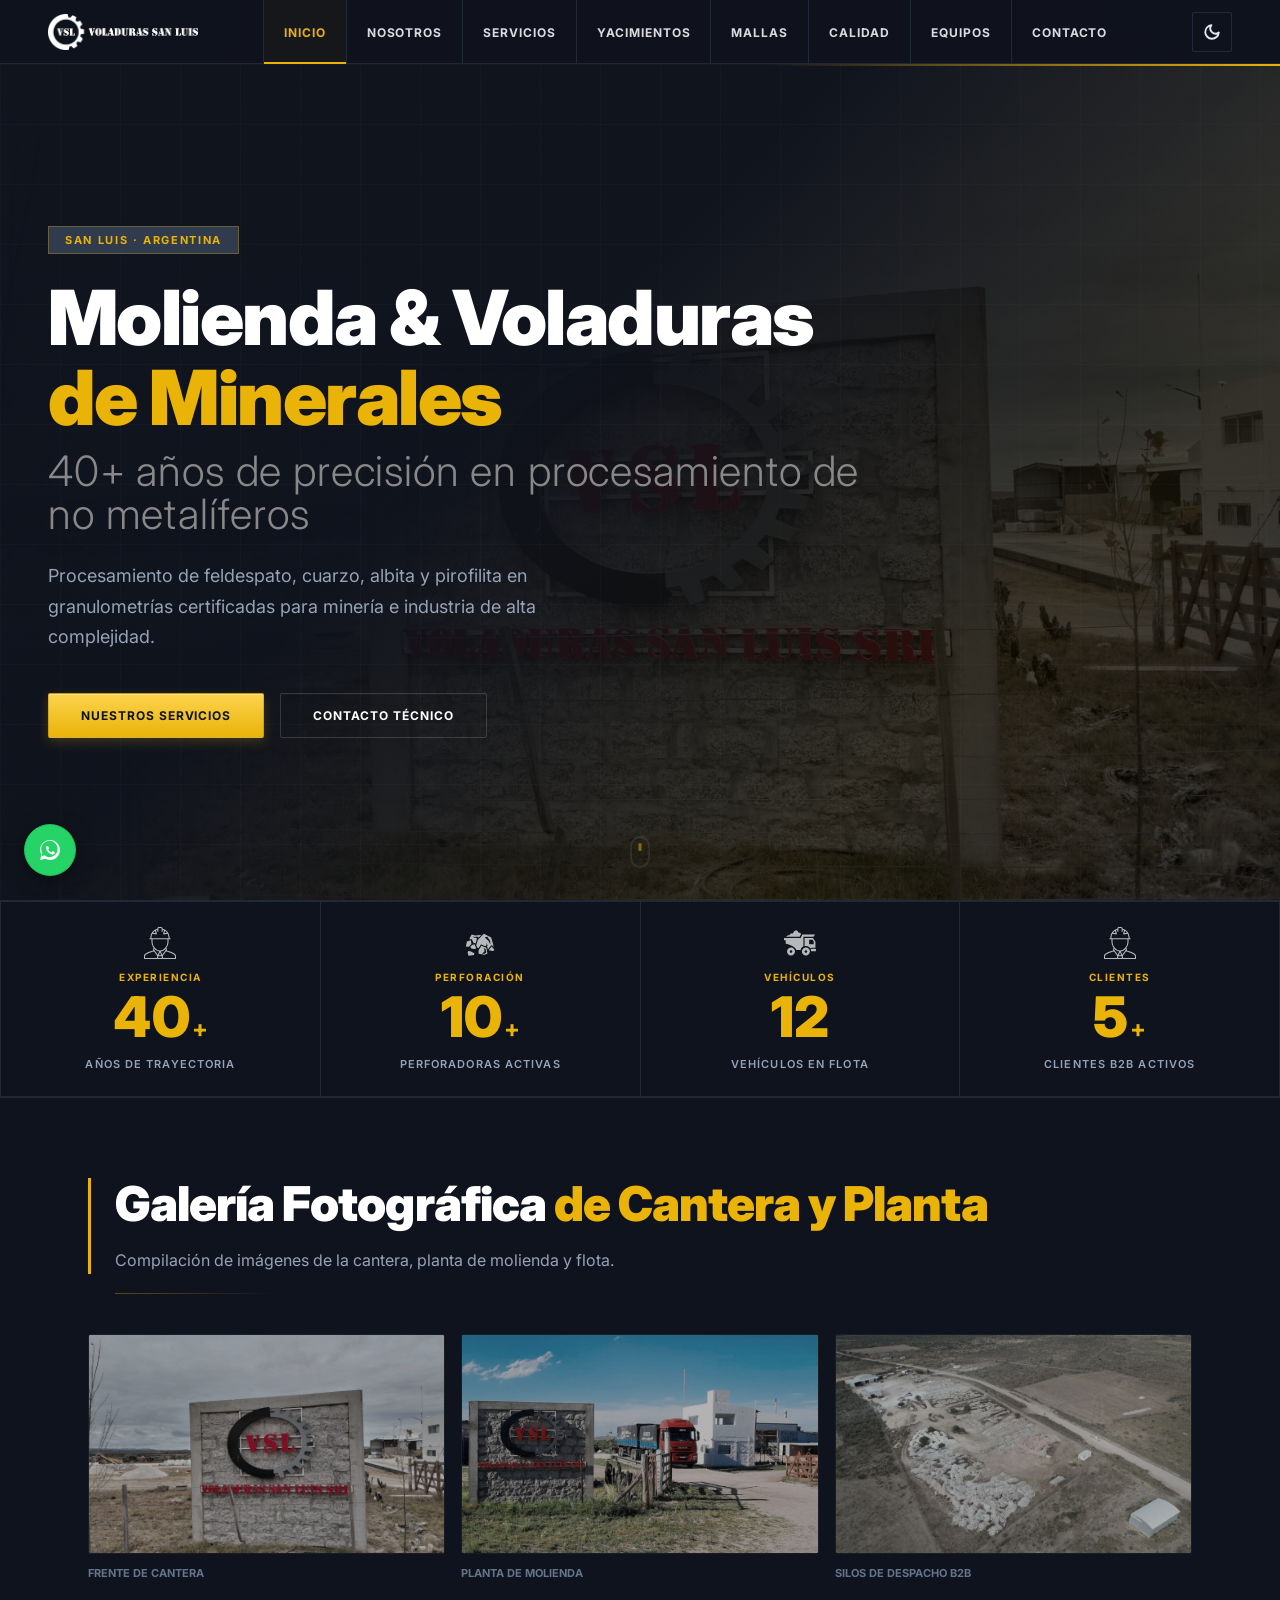
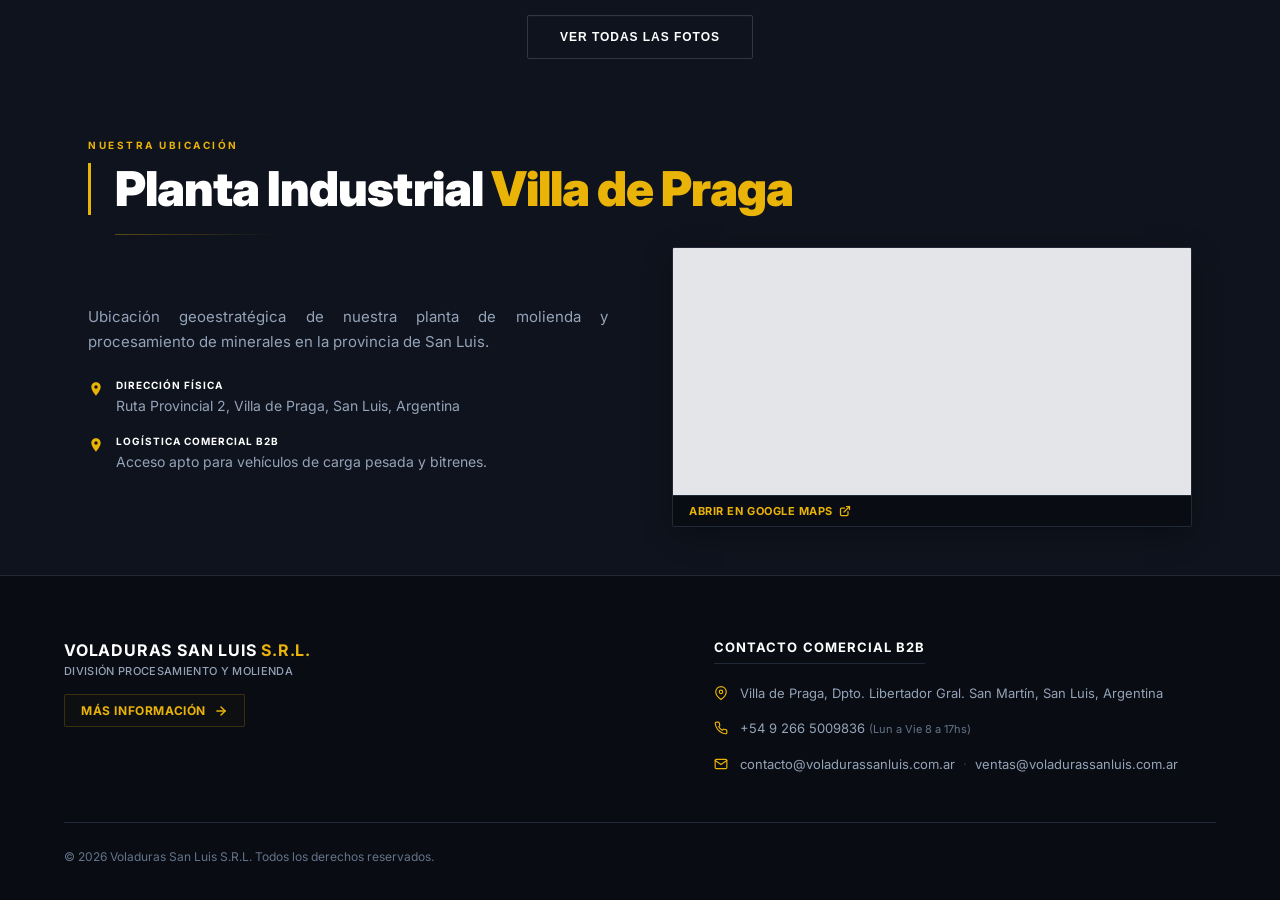
<file: index.html>
<!DOCTYPE html>
<html lang="es">
<head>
  <meta charset="UTF-8">
  <meta name="viewport" content="width=device-width, initial-scale=1.0">

  <!-- SEO -->
  <title>Voladuras San Luis S.R.L. — Granulometría Exacta. Pureza Garantizada.</title>
  <meta name="description" content="División Procesamiento y Molienda de minerales no metalíferos. Cuarzo, Feldespato y Pirofilita en granulometrías #8/20 a #400 Tyler. Control analítico de Fe₂O₃ y blancura. Villa de Praga, San Luis, Argentina.">
  <meta name="keywords" content="cuarzo industrial, feldespato molienda, pirofilita, minerales no metaliferos, san luis argentina, granulometría Tyler, Fe2O3 cero hierro">
  <meta name="author" content="Voladuras San Luis S.R.L.">
  <meta name="robots" content="index, follow">

  <!-- Open Graph -->
  <meta property="og:title" content="Voladuras San Luis S.R.L. — Granulometría Exacta. Pureza Garantizada.">
  <meta property="og:description" content="Procesamiento y molienda de cuarzo, feldespato y pirofilita. Control estricto de hierro y blancura. Villa de Praga, San Luis.">
  <meta property="og:type" content="website">
  <meta property="og:locale" content="es_AR">

  <!-- Favicon -->
  <link rel="icon" type="image/png" href="assets/logo.png">

  <!-- Design System -->
  <link rel="stylesheet" href="style.css">
</head>
<body>
  <a href="#dynamic-content" class="skip-link">Saltar al contenido principal</a>

  <div id="app">
    <header id="topbar" role="banner">
      <a
        class="logo"
        href="?view=inicio"
        onclick="event.preventDefault(); window.navigate('?view=inicio')"
        aria-label="Voladuras San Luis S.R.L. — Inicio">
        <img src="assets/logo.png" alt="VSL — Voladuras San Luis" width="140" height="36">
      </a>

      <nav role="navigation" aria-label="Navegación principal">
        <a
          href="?view=inicio"
          data-view="inicio"
          id="nav-inicio"
          onclick="event.preventDefault(); window.navigate('?view=inicio')">
          Inicio
        </a>
        <a
          href="?view=nosotros"
          data-view="nosotros"
          id="nav-nosotros"
          onclick="event.preventDefault(); window.navigate('?view=nosotros')">
          Nosotros
        </a>
        <a
          href="?view=servicios"
          data-view="servicios"
          id="nav-servicios"
          onclick="event.preventDefault(); window.navigate('?view=servicios')">
          Servicios
        </a>
        <a
          href="?view=yacimientos"
          data-view="yacimientos"
          id="nav-yacimientos"
          onclick="event.preventDefault(); window.navigate('?view=yacimientos')">
          Yacimientos
        </a>
        <a
          href="?view=mallas"
          data-view="mallas"
          id="nav-mallas"
          onclick="event.preventDefault(); window.navigate('?view=mallas')">
          Mallas
        </a>
        <a
          href="?view=calidad"
          data-view="calidad"
          id="nav-calidad"
          onclick="event.preventDefault(); window.navigate('?view=calidad')">
          Calidad
        </a>
        <a
          href="?view=equipos"
          data-view="equipos"
          id="nav-equipos"
          onclick="event.preventDefault(); window.navigate('?view=equipos')">
          Equipos
        </a>
        <a
          href="?view=contacto"
          data-view="contacto"
          id="nav-contacto"
          onclick="event.preventDefault(); window.navigate('?view=contacto')">
          Contacto
        </a>
      </nav>

      <div class="header-controls">
        <button id="theme-toggle" class="theme-toggle-btn" aria-label="Cambiar tema">
          <!-- Moon Icon SVG -->
          <svg class="icon-moon" viewBox="0 0 24 24" width="18" height="18" fill="none" stroke="currentColor" stroke-width="2.5" stroke-linecap="round" stroke-linejoin="round">
            <path d="M21 12.79A9 9 0 1 1 11.21 3 7 7 0 0 0 21 12.79z"></path>
          </svg>
          <!-- Sun Icon SVG -->
          <svg class="icon-sun" viewBox="0 0 24 24" width="18" height="18" fill="none" stroke="currentColor" stroke-width="2.5" stroke-linecap="round" stroke-linejoin="round">
            <circle cx="12" cy="12" r="5"></circle>
            <line x1="12" y1="1" x2="12" y2="3"></line>
            <line x1="12" y1="21" x2="12" y2="23"></line>
            <line x1="4.22" y1="4.22" x2="5.64" y2="5.64"></line>
            <line x1="18.36" y1="18.36" x2="19.78" y2="19.78"></line>
            <line x1="1" y1="12" x2="3" y2="12"></line>
            <line x1="21" y1="12" x2="23" y2="12"></line>
            <line x1="4.22" y1="19.78" x2="5.64" y2="18.36"></line>
            <line x1="18.36" y1="5.64" x2="19.78" y2="4.22"></line>
          </svg>
        </button>
        <button id="mobile-menu-toggle" class="mobile-menu-btn" aria-label="Abrir menú">
          <span class="menu-label">Menú</span>
          <svg viewBox="0 0 24 24" width="16" height="16" fill="none" stroke="currentColor" stroke-width="2.5" stroke-linecap="round" stroke-linejoin="round">
            <line x1="3" y1="12" x2="21" y2="12"></line>
            <line x1="3" y1="6" x2="21" y2="6"></line>
            <line x1="3" y1="18" x2="21" y2="18"></line>
          </svg>
        </button>
      </div>
    </header>

    <main id="dynamic-content" aria-live="polite" aria-label="Contenido principal">
      <!-- Content injected by router -->
    </main>

    <footer id="footer" role="contentinfo">
      <div class="footer-container">
        
        <!-- Columna 1: Marca y Descripción -->
        <div class="footer-col footer-brand-col">
          <div class="footer-logo">
            <span class="logo-text">Voladuras San Luis <span class="accent">S.R.L.</span></span>
            <span class="logo-subtext">División Procesamiento y Molienda</span>
          </div>
          <a href="?view=nosotros" class="footer-more-btn" onclick="event.preventDefault(); window.navigate('?view=nosotros')">
            <span>Más información</span>
            <svg viewBox="0 0 24 24" width="14" height="14" fill="none" stroke="currentColor" stroke-width="2.5" stroke-linecap="round" stroke-linejoin="round" class="arrow-icon"><line x1="5" y1="12" x2="19" y2="12"></line><polyline points="12,5 19,12 12,19"></polyline></svg>
          </a>
        </div>

        <!-- Columna 2: Contacto B2B -->
        <div class="footer-col footer-contact-col">
          <h4 class="footer-title">Contacto Comercial B2B</h4>
          <ul class="footer-contact-info">
            <li>
              <svg viewBox="0 0 24 24" width="14" height="14" fill="none" stroke="currentColor" stroke-width="2" stroke-linecap="round" stroke-linejoin="round" class="contact-icon"><path d="M21 10c0 7-9 13-9 13s-9-6-9-13a9 9 0 0 1 18 0z"></path><circle cx="12" cy="10" r="3"></circle></svg>
              <a href="https://maps.app.goo.gl/qtoToUGA3w9KLLGg7" target="_blank" rel="noopener">
                Villa de Praga, Dpto. Libertador Gral. San Martín, San Luis, Argentina
              </a>
            </li>
            <li>
              <svg viewBox="0 0 24 24" width="14" height="14" fill="none" stroke="currentColor" stroke-width="2" stroke-linecap="round" stroke-linejoin="round" class="contact-icon"><path d="M22 16.92v3a2 2 0 0 1-2.18 2 19.79 19.79 0 0 1-8.63-3.07 19.5 19.5 0 0 1-6-6 19.79 19.79 0 0 1-3.07-8.67A2 2 0 0 1 4.11 2h3a2 2 0 0 1 2 1.72 12.84 12.84 0 0 0 .7 2.81 2 2 0 0 1-.45 2.11L8.09 9.91a16 16 0 0 0 6 6l1.27-1.27a2 2 0 0 1 2.11-.45 12.84 12.84 0 0 0 2.81.7A2 2 0 0 1 22 16.92z"></path></svg>
              <a href="https://wa.me/5492665009836" target="_blank" rel="noopener">
                +54 9 266 5009836 <span class="schedule-note">(Lun a Vie 8 a 17hs)</span>
              </a>
            </li>
            <li>
              <svg viewBox="0 0 24 24" width="14" height="14" fill="none" stroke="currentColor" stroke-width="2" stroke-linecap="round" stroke-linejoin="round" class="contact-icon"><path d="M4 4h16c1.1 0 2 .9 2 2v12c0 1.1-.9 2-2 2H4c-1.1 0-2-.9-2-2V6c0-1.1.9-2 2-2z"></path><polyline points="22,6 12,13 2,6"></polyline></svg>
              <div class="emails-group">
                <a href="mailto:contacto@voladurassanluis.com.ar">contacto@voladurassanluis.com.ar</a>
                <span class="sep">·</span>
                <a href="mailto:ventas@voladurassanluis.com.ar">ventas@voladurassanluis.com.ar</a>
              </div>
            </li>
          </ul>
        </div>

      </div>

      <!-- Barra inferior -->
      <div class="footer-bottom">
        <p class="footer-copy">
          &copy; 2026 Voladuras San Luis S.R.L. Todos los derechos reservados.
        </p>
      </div>
    </footer>

  </div>

  <a href="https://wa.me/5492665009836" target="_blank" rel="noopener" class="whatsapp-btn" aria-label="Contactar por WhatsApp">
    <svg viewBox="0 0 24 24" width="20" height="20" fill="currentColor">
      <path d="M.057 24l1.687-6.163c-1.041-1.804-1.588-3.849-1.587-5.946C.06 5.348 5.397.01 12.008.01c3.202.001 6.212 1.246 8.477 3.514 2.266 2.268 3.507 5.28 3.505 8.484-.004 6.657-5.34 11.997-11.953 11.997-2.005-.001-3.973-.502-5.724-1.458L0 24zm6.59-4.846c1.6.95 3.188 1.449 4.625 1.451 5.436.002 9.858-4.384 9.861-9.813.002-2.63-1.013-5.101-2.86-6.95s-4.316-2.866-6.944-2.868c-5.437 0-9.862 4.387-9.865 9.817-.001 1.765.487 3.488 1.417 5.023l-.97 3.541 3.736-.97zM17.487 14.39c-.27-.136-1.602-.79-1.85-.88-.25-.09-.43-.136-.61.136-.18.27-.694.88-.85 1.056-.157.177-.315.2-.585.064-.27-.136-1.14-.42-2.172-1.34-0.803-.717-1.345-1.603-1.502-1.874-.158-.27-.017-.417.118-.552.12-.12.27-.315.405-.47.135-.157.18-.27.27-.45.09-.18.045-.337-.02-.47-.066-.136-.61-1.47-.837-2.015-.22-.533-.44-.46-.61-.47-.158-.01-.34-.01-.52-.01-.18 0-.47.07-.72.34-.25.27-.954.934-.954 2.277s.977 2.637 1.112 2.822c.135.185 1.92 2.932 4.65 4.11 1.62.698 2.23.774 3.022.656.44-.066 1.602-.656 1.83-1.29.23-.63.23-1.17.16-1.29-.07-.12-.25-.2-0.52-.336z"/>
    </svg>
    <span>WhatsApp</span>
  </a>

  <div id="mobile-overlay" class="mobile-overlay"></div>
  <div id="mobile-drawer" class="mobile-drawer">
    <div class="mobile-drawer-header">
      <span class="title">Navegación</span>
      <button id="mobile-drawer-close" class="mobile-drawer-close" aria-label="Cerrar menú">
        <svg viewBox="0 0 24 24" width="18" height="18" fill="none" stroke="currentColor" stroke-width="2.5" stroke-linecap="round" stroke-linejoin="round">
          <line x1="18" y1="6" x2="6" y2="18"></line>
          <line x1="6" y1="6" x2="18" y2="18"></line>
        </svg>
      </button>
    </div>
    <nav class="mobile-drawer-nav" role="navigation" aria-label="Navegación móvil">
      <a href="?view=inicio" data-view="inicio" id="mob-nav-inicio" onclick="event.preventDefault(); window.navigate('?view=inicio')">Inicio</a>
      <a href="?view=nosotros" data-view="nosotros" id="mob-nav-nosotros" onclick="event.preventDefault(); window.navigate('?view=nosotros')">Nosotros</a>
      <a href="?view=servicios" data-view="servicios" id="mob-nav-servicios" onclick="event.preventDefault(); window.navigate('?view=servicios')">Servicios</a>
      <a href="?view=yacimientos" data-view="yacimientos" id="mob-nav-yacimientos" onclick="event.preventDefault(); window.navigate('?view=yacimientos')">Yacimientos</a>
      <a href="?view=mallas" data-view="mallas" id="mob-nav-mallas" onclick="event.preventDefault(); window.navigate('?view=mallas')">Mallas</a>
      <a href="?view=calidad" data-view="calidad" id="mob-nav-calidad" onclick="event.preventDefault(); window.navigate('?view=calidad')">Calidad</a>
      <a href="?view=equipos" data-view="equipos" id="mob-nav-equipos" onclick="event.preventDefault(); window.navigate('?view=equipos')">Equipos</a>
      <a href="?view=contacto" data-view="contacto" id="mob-nav-contacto" onclick="event.preventDefault(); window.navigate('?view=contacto')">Contacto</a>
    </nav>
  </div>
  <script src="app.js"></script>
</body>
</html>
</file>
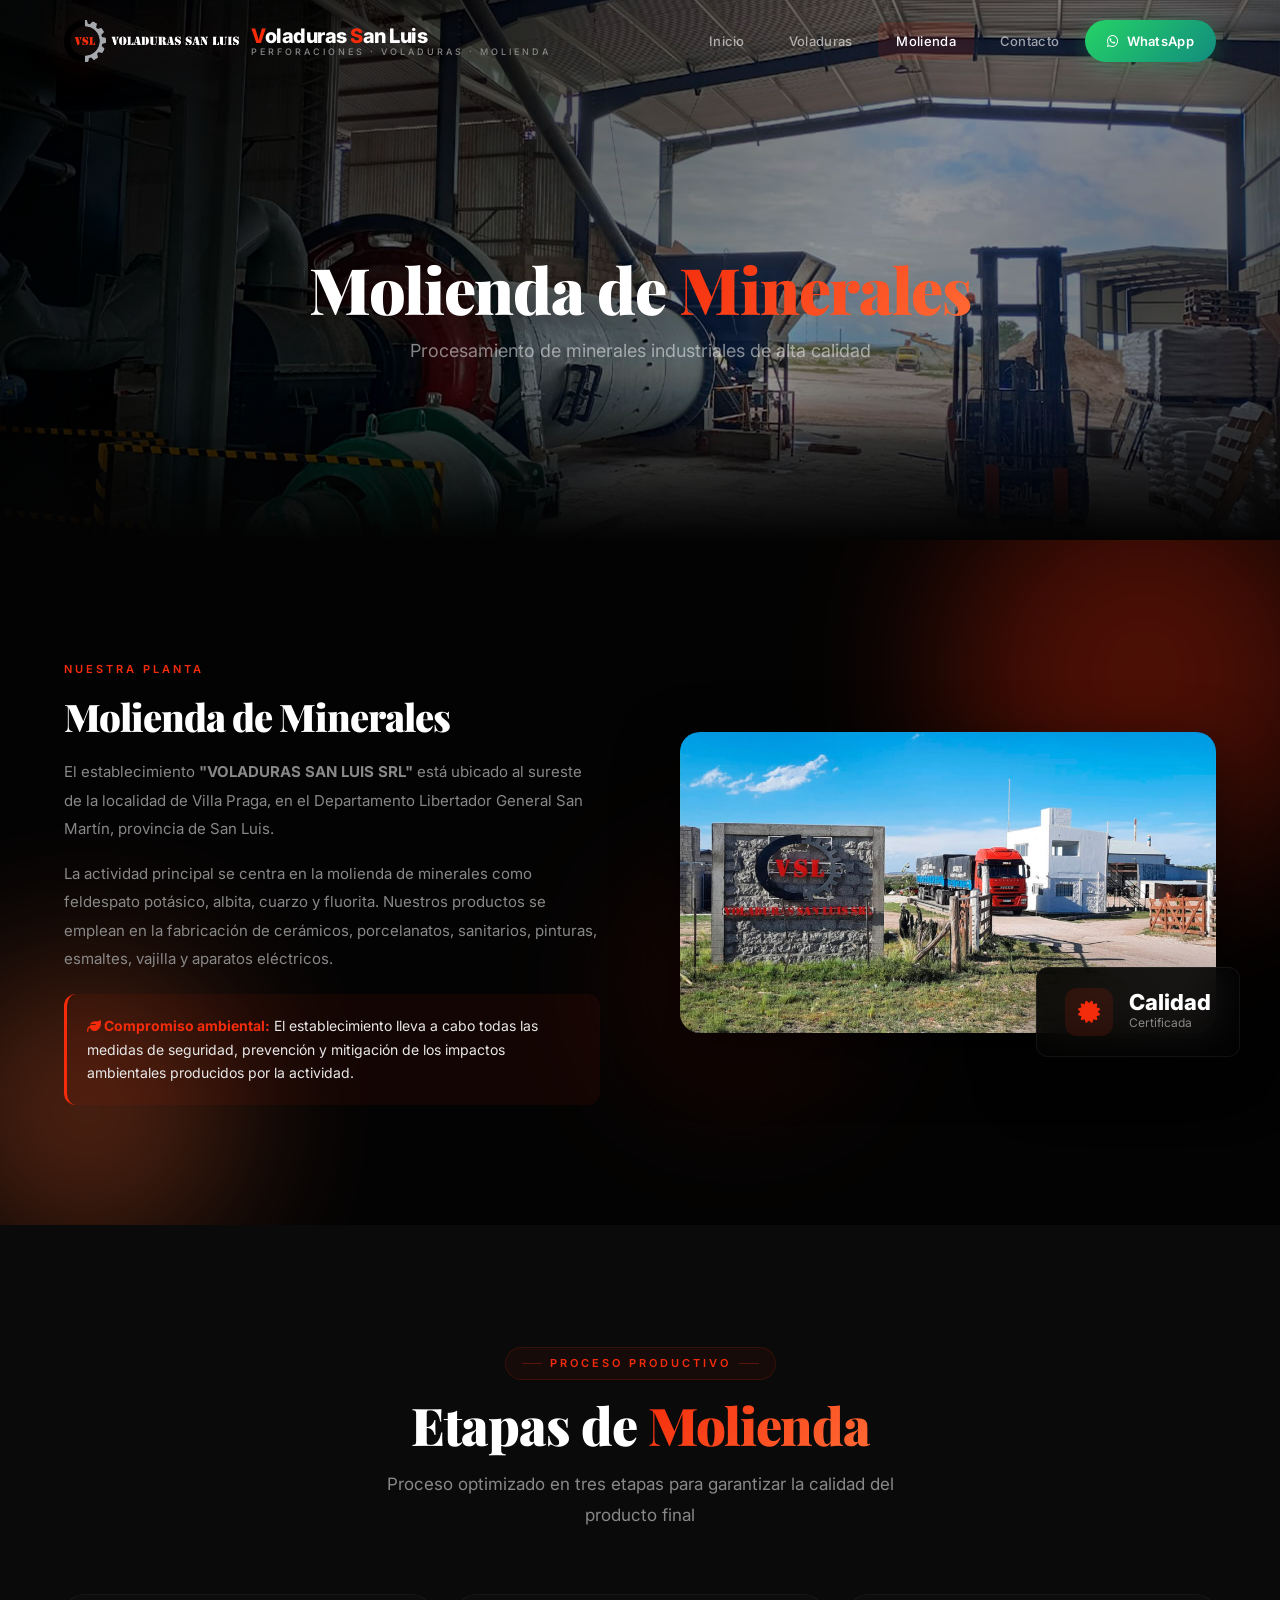
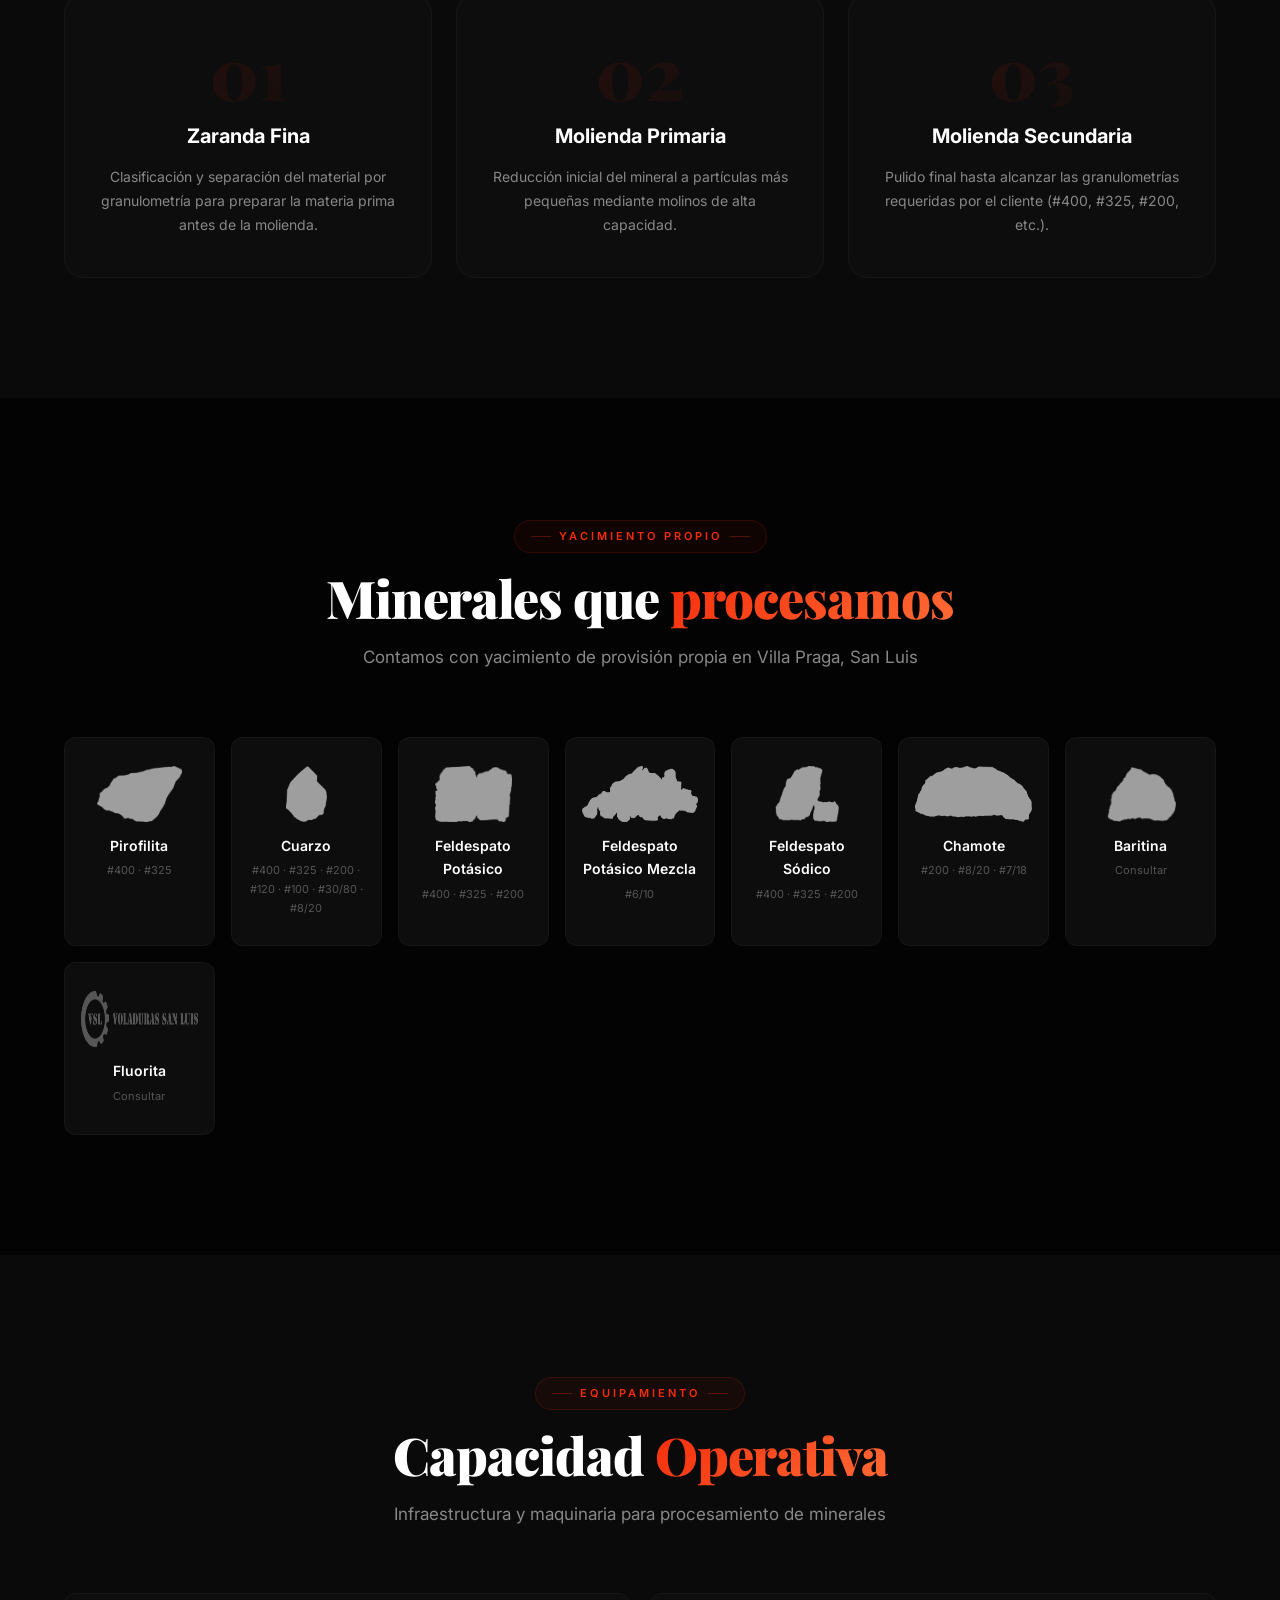
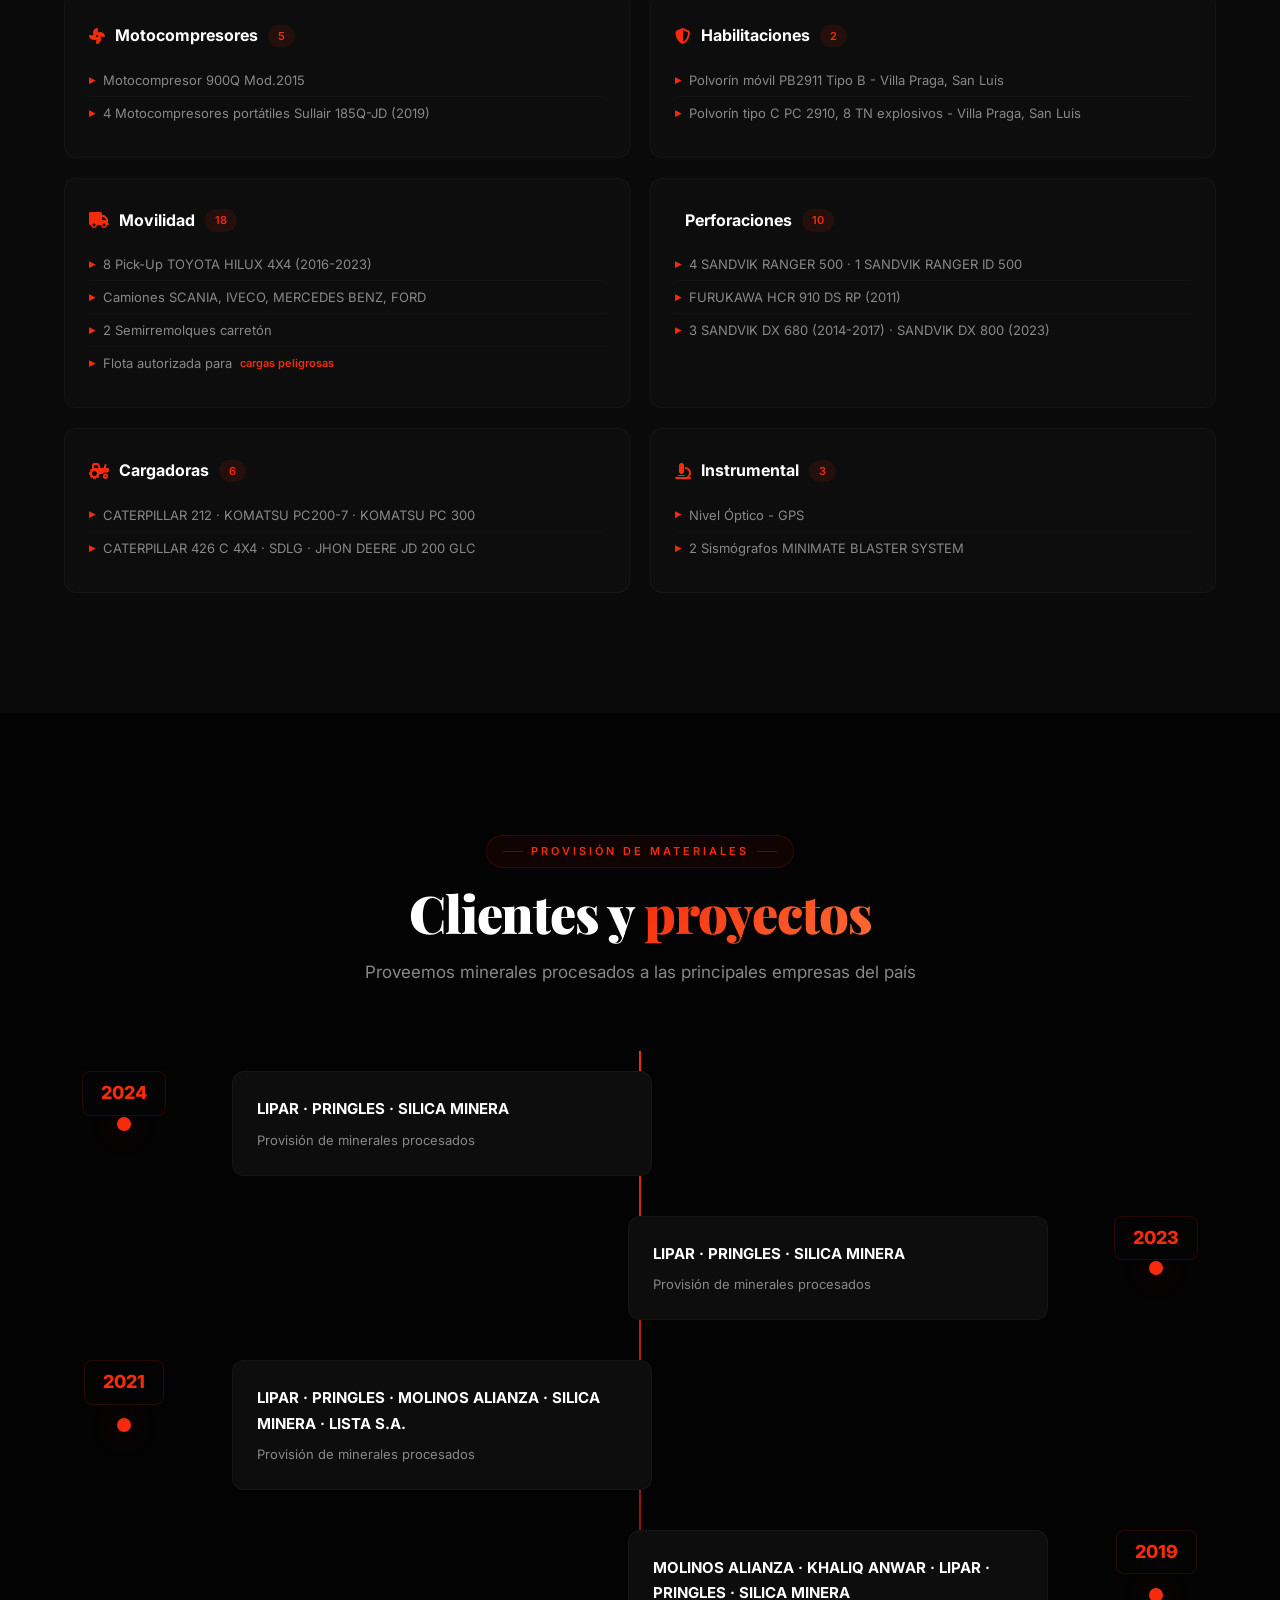
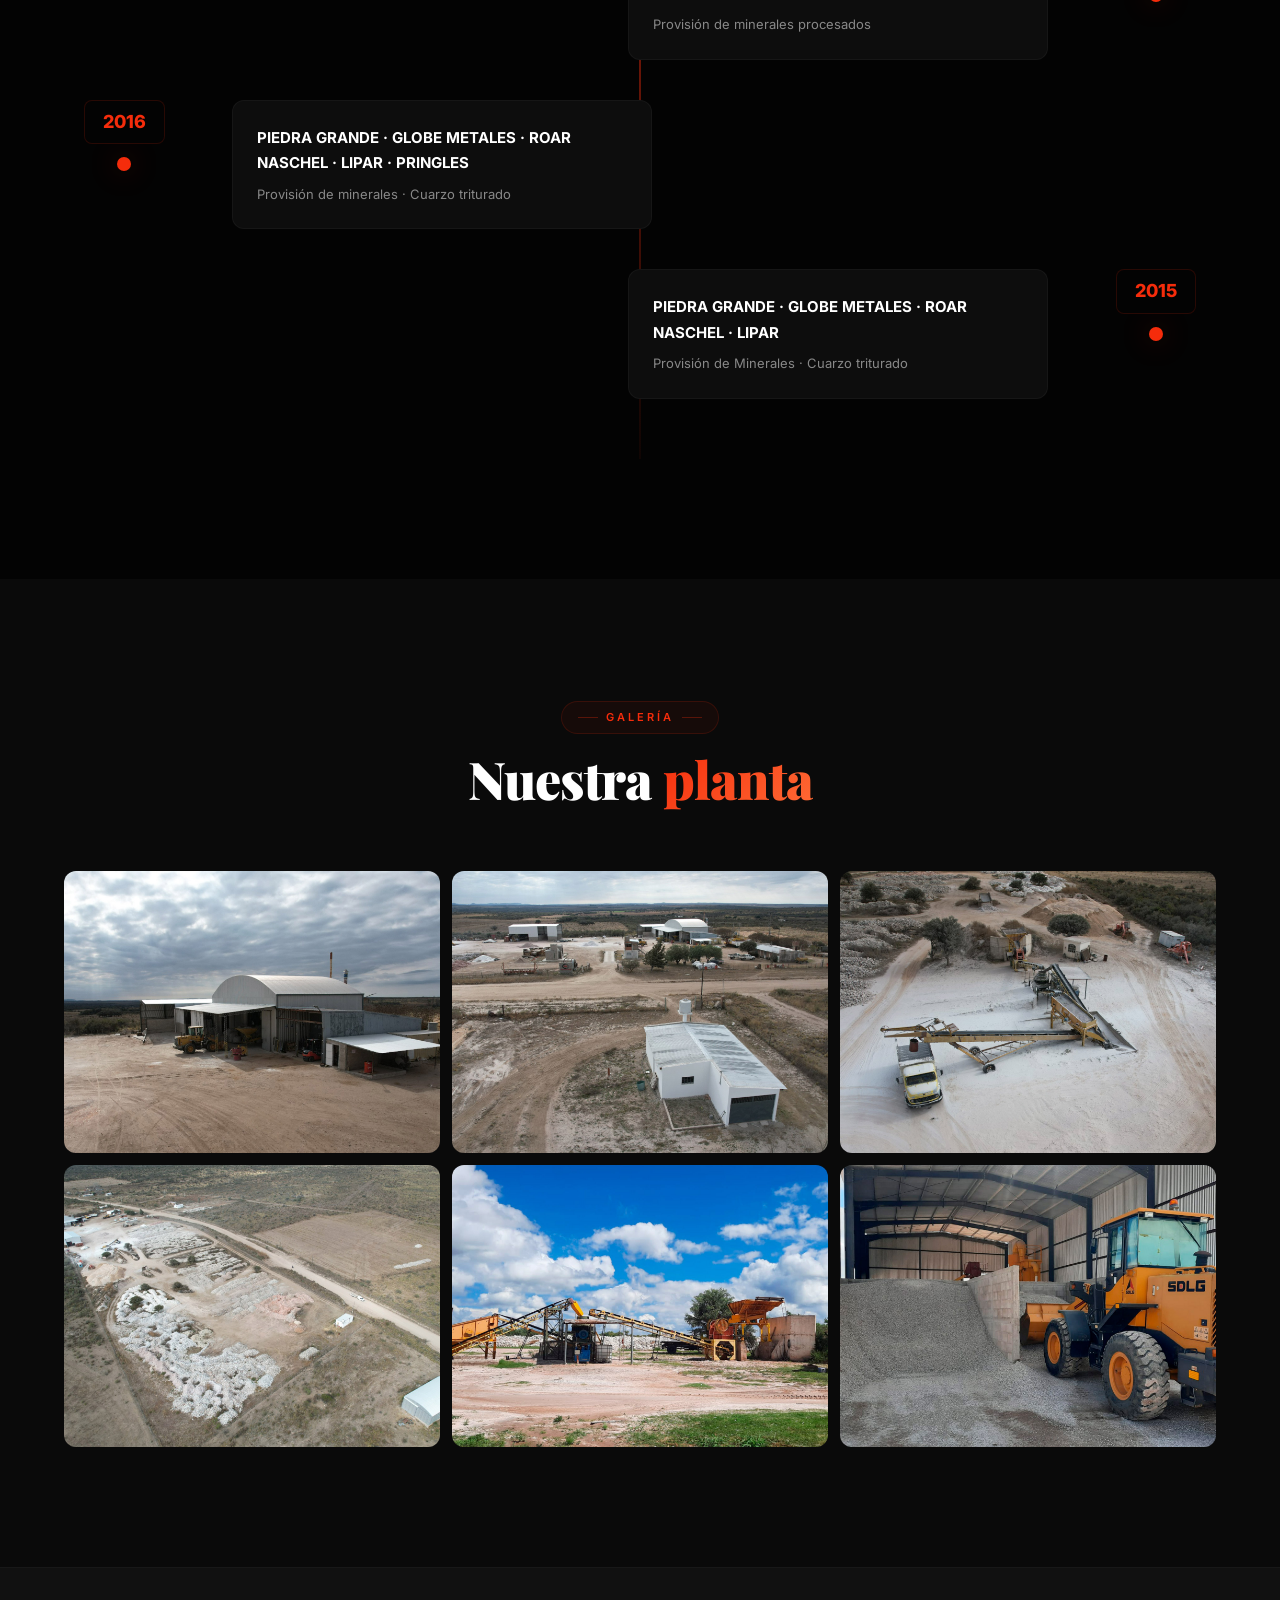
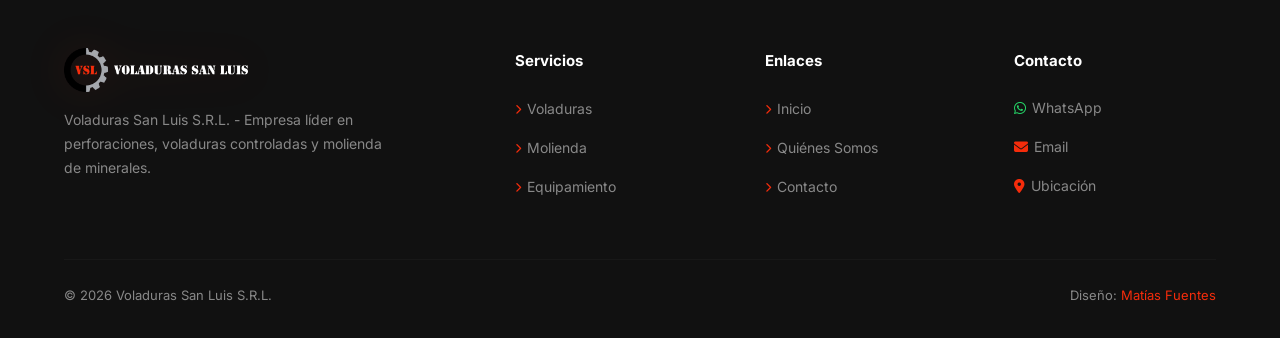
<file: molienda.html>
<!DOCTYPE html>
<html lang="es">
<head>
  <meta charset="UTF-8">
  <meta name="viewport" content="width=device-width, initial-scale=1.0">
  <title>Molienda - Voladuras San Luis</title>
  <meta name="description" content="Servicio de molienda de minerales: feldespato potásico, albita, cuarzo, fluorita y más. Ubicados en Villa Praga, San Luis.">
  <link rel="preconnect" href="https://fonts.googleapis.com">
  <link rel="preconnect" href="https://fonts.gstatic.com" crossorigin>
  <link href="https://fonts.googleapis.com/css2?family=Inter:wght@300;400;500;600;700;800;900&family=Playfair+Display:wght@700;800;900&display=swap" rel="stylesheet">
  <link rel="stylesheet" href="https://cdnjs.cloudflare.com/ajax/libs/font-awesome/6.5.1/css/all.min.css">
  <link rel="stylesheet" href="css/style.css">
  <link rel="icon" href="images/logo.png">
</head>
<body>

<div class="preloader" id="preloader">
  <div class="preloader-ring"></div>
  <p>Cargando...</p>
</div>

<header class="header" id="header">
  <div class="container">
    <a href="index.html" class="header-logo">
      <img src="images/logo.png" alt="Voladuras San Luis">
      <div class="logo-text">
        <span>V</span>oladuras <span>S</span>an Luis
        <small>Perforaciones · Voladuras · Molienda</small>
      </div>
    </a>
    <nav class="nav" id="nav">
      <a href="index.html">Inicio</a>
      <a href="voladuras.html">Voladuras</a>
      <a href="molienda.html" class="active">Molienda</a>
      <a href="index.html#contacto">Contacto</a>
      <a href="https://wa.link/atzd3d" class="btn-whatsapp" target="_blank"><i class="fab fa-whatsapp"></i> WhatsApp</a>
    </nav>
    <button class="mobile-toggle" id="mobileToggle" aria-label="Menú">
      <span></span><span></span><span></span>
    </button>
  </div>
</header>

<main>
  <section class="page-header">
    <div class="bg">
      <img src="images/molienda-02.jpg" alt="Molienda de Minerales">
    </div>
    <div class="overlay"></div>
    <div class="container">
      <h1>Molienda de <span class="highlight">Minerales</span></h1>
      <p>Procesamiento de minerales industriales de alta calidad</p>
    </div>
  </section>

  <section class="section" style="position:relative;">
    <div class="animated-bg">
      <div class="orb"></div>
      <div class="orb"></div>
      <div class="orb"></div>
    </div>
    <div class="container" style="position:relative;z-index:1;">
      <div class="about-grid">
        <div class="about-text reveal">
          <span class="label">Nuestra Planta</span>
          <h2>Molienda de <span class="highlight">Minerales</span></h2>
          <p>El establecimiento <strong>"VOLADURAS SAN LUIS SRL"</strong> está ubicado al sureste de la localidad de Villa Praga, en el Departamento Libertador General San Martín, provincia de San Luis.</p>
          <p>La actividad principal se centra en la molienda de minerales como feldespato potásico, albita, cuarzo y fluorita. Nuestros productos se emplean en la fabricación de cerámicos, porcelanatos, sanitarios, pinturas, esmaltes, vajilla y aparatos eléctricos.</p>
          <div style="margin-top:20px;padding:20px;background:rgba(245,44,11,0.06);border-left:3px solid var(--red);border-radius:12px;font-size:14px;">
            <strong style="color:var(--red);"><i class="fas fa-leaf"></i> Compromiso ambiental:</strong> El establecimiento lleva a cabo todas las medidas de seguridad, prevención y mitigación de los impactos ambientales producidos por la actividad.
          </div>
        </div>
        <div class="about-image-wrap reveal reveal-delay-2">
          <img src="images/molienda-01-950x534.jpg" alt="Planta de Molienda" class="main-img">
          <div class="floating-card">
            <div class="fc-icon"><i class="fas fa-certificate"></i></div>
            <div>
              <h4>Calidad</h4>
              <p>Certificada</p>
            </div>
          </div>
        </div>
      </div>
    </div>
  </section>

  <section class="section section-dark">
    <div class="container">
      <div class="section-header reveal">
        <span class="label">Proceso Productivo</span>
        <h2>Etapas de <span class="highlight">Molienda</span></h2>
        <p>Proceso optimizado en tres etapas para garantizar la calidad del producto final</p>
      </div>
      <div class="steps-grid">
        <div class="step-card reveal">
          <div class="step-number">01</div>
          <h3>Zaranda Fina</h3>
          <p>Clasificación y separación del material por granulometría para preparar la materia prima antes de la molienda.</p>
        </div>
        <div class="step-card reveal reveal-delay-1">
          <div class="step-number">02</div>
          <h3>Molienda Primaria</h3>
          <p>Reducción inicial del mineral a partículas más pequeñas mediante molinos de alta capacidad.</p>
        </div>
        <div class="step-card reveal reveal-delay-2">
          <div class="step-number">03</div>
          <h3>Molienda Secundaria</h3>
          <p>Pulido final hasta alcanzar las granulometrías requeridas por el cliente (#400, #325, #200, etc.).</p>
        </div>
      </div>
    </div>
  </section>

  <section class="section">
    <div class="container">
      <div class="section-header reveal">
        <span class="label">Yacimiento Propio</span>
        <h2>Minerales que <span class="highlight">procesamos</span></h2>
        <p>Contamos con yacimiento de provisión propia en Villa Praga, San Luis</p>
      </div>
      <div class="minerals-grid">
        <div class="mineral-card reveal"><img src="images/pirofilita.png" alt="Pirofilita"><h4>Pirofilita</h4><div class="grits">#400 · #325</div></div>
        <div class="mineral-card reveal reveal-delay-1"><img src="images/cuarzo.png" alt="Cuarzo"><h4>Cuarzo</h4><div class="grits">#400 · #325 · #200 · #120 · #100 · #30/80 · #8/20</div></div>
        <div class="mineral-card reveal reveal-delay-2"><img src="images/feldespato-potosico.png" alt="Feldespato Potásico"><h4>Feldespato Potásico</h4><div class="grits">#400 · #325 · #200</div></div>
        <div class="mineral-card reveal reveal-delay-3"><img src="images/feldespato-potosico-mezcla.png" alt="Feldespato Potásico Mezcla"><h4>Feldespato Potásico Mezcla</h4><div class="grits">#6/10</div></div>
        <div class="mineral-card reveal reveal-delay-1"><img src="images/feldespato-sodico.png" alt="Feldespato Sódico"><h4>Feldespato Sódico</h4><div class="grits">#400 · #325 · #200</div></div>
        <div class="mineral-card reveal reveal-delay-2"><img src="images/chamote.png" alt="Chamote"><h4>Chamote</h4><div class="grits">#200 · #8/20 · #7/18</div></div>
        <div class="mineral-card reveal reveal-delay-3"><img src="images/baritina.png" alt="Baritina"><h4>Baritina</h4><div class="grits">Consultar</div></div>
        <div class="mineral-card reveal reveal-delay-4"><img src="images/logo.png" alt="Fluorita" style="opacity:0.5"><h4>Fluorita</h4><div class="grits">Consultar</div></div>
      </div>
    </div>
  </section>

  <section class="section section-dark" id="equipamiento">
    <div class="container">
      <div class="section-header reveal">
        <span class="label">Equipamiento</span>
        <h2>Capacidad <span class="highlight">Operativa</span></h2>
        <p>Infraestructura y maquinaria para procesamiento de minerales</p>
      </div>
      <div class="equip-grid">
        <div class="equip-category reveal">
          <h3><i class="fas fa-fan"></i> Motocompresores <span class="count">5</span></h3>
          <ul>
            <li>Motocompresor 900Q Mod.2015</li>
            <li>4 Motocompresores portátiles Sullair 185Q-JD (2019)</li>
          </ul>
        </div>
        <div class="equip-category reveal reveal-delay-1">
          <h3><i class="fas fa-shield-alt"></i> Habilitaciones <span class="count">2</span></h3>
          <ul>
            <li>Polvorín móvil PB2911 Tipo B - Villa Praga, San Luis</li>
            <li>Polvorín tipo C PC 2910, 8 TN explosivos - Villa Praga, San Luis</li>
          </ul>
        </div>
        <div class="equip-category reveal reveal-delay-2">
          <h3><i class="fas fa-truck"></i> Movilidad <span class="count">18</span></h3>
          <ul>
            <li>8 Pick-Up TOYOTA HILUX 4X4 (2016-2023)</li>
            <li>Camiones SCANIA, IVECO, MERCEDES BENZ, FORD</li>
            <li>2 Semirremolques carretón</li>
            <li>Flota autorizada para <span class="danger">cargas peligrosas</span></li>
          </ul>
        </div>
        <div class="equip-category reveal reveal-delay-3">
          <h3><i class="fas fa-drill"></i> Perforaciones <span class="count">10</span></h3>
          <ul>
            <li>4 SANDVIK RANGER 500 · 1 SANDVIK RANGER ID 500</li>
            <li>FURUKAWA HCR 910 DS RP (2011)</li>
            <li>3 SANDVIK DX 680 (2014-2017) · SANDVIK DX 800 (2023)</li>
          </ul>
        </div>
        <div class="equip-category reveal reveal-delay-1">
          <h3><i class="fas fa-tractor"></i> Cargadoras <span class="count">6</span></h3>
          <ul>
            <li>CATERPILLAR 212 · KOMATSU PC200-7 · KOMATSU PC 300</li>
            <li>CATERPILLAR 426 C 4X4 · SDLG · JHON DEERE JD 200 GLC</li>
          </ul>
        </div>
        <div class="equip-category reveal reveal-delay-2">
          <h3><i class="fas fa-microscope"></i> Instrumental <span class="count">3</span></h3>
          <ul>
            <li>Nivel Óptico - GPS</li>
            <li>2 Sismógrafos MINIMATE BLASTER SYSTEM</li>
          </ul>
        </div>
      </div>
    </div>
  </section>

  <section class="section">
    <div class="container">
      <div class="section-header reveal">
        <span class="label">Provisión de Materiales</span>
        <h2>Clientes y <span class="highlight">proyectos</span></h2>
        <p>Proveemos minerales procesados a las principales empresas del país</p>
      </div>
      <div class="timeline">
        <div class="timeline-item reveal">
          <div class="timeline-year"><span class="year">2024</span></div>
          <div class="timeline-content"><h4>LIPAR · PRINGLES · SILICA MINERA</h4><p>Provisión de minerales procesados</p></div>
        </div>
        <div class="timeline-item reveal reveal-delay-1">
          <div class="timeline-year"><span class="year">2023</span></div>
          <div class="timeline-content"><h4>LIPAR · PRINGLES · SILICA MINERA</h4><p>Provisión de minerales procesados</p></div>
        </div>
        <div class="timeline-item reveal reveal-delay-2">
          <div class="timeline-year"><span class="year">2021</span></div>
          <div class="timeline-content"><h4>LIPAR · PRINGLES · MOLINOS ALIANZA · SILICA MINERA · LISTA S.A.</h4><p>Provisión de minerales procesados</p></div>
        </div>
        <div class="timeline-item reveal reveal-delay-3">
          <div class="timeline-year"><span class="year">2019</span></div>
          <div class="timeline-content"><h4>MOLINOS ALIANZA · KHALIQ ANWAR · LIPAR · PRINGLES · SILICA MINERA</h4><p>Provisión de minerales procesados</p></div>
        </div>
        <div class="timeline-item reveal reveal-delay-1">
          <div class="timeline-year"><span class="year">2016</span></div>
          <div class="timeline-content"><h4>PIEDRA GRANDE · GLOBE METALES · ROAR NASCHEL · LIPAR · PRINGLES</h4><p>Provisión de minerales · Cuarzo triturado</p></div>
        </div>
        <div class="timeline-item reveal reveal-delay-2">
          <div class="timeline-year"><span class="year">2015</span></div>
          <div class="timeline-content"><h4>PIEDRA GRANDE · GLOBE METALES · ROAR NASCHEL · LIPAR</h4><p>Provisión de Minerales · Cuarzo triturado</p></div>
        </div>
      </div>
    </div>
  </section>

  <section class="section section-dark">
    <div class="container">
      <div class="section-header reveal">
        <span class="label">Galería</span>
        <h2>Nuestra <span class="highlight">planta</span></h2>
      </div>
      <div class="gallery-grid">
        <div class="gallery-item reveal"><img src="images/molienda-03.jpg" alt="Planta"><div class="gallery-overlay"><span>Ver más</span></div></div>
        <div class="gallery-item reveal reveal-delay-1"><img src="images/molienda-04.jpg" alt="Planta"><div class="gallery-overlay"><span>Ver más</span></div></div>
        <div class="gallery-item reveal reveal-delay-2"><img src="images/molienda-05.jpg" alt="Planta"><div class="gallery-overlay"><span>Ver más</span></div></div>
        <div class="gallery-item reveal"><img src="images/molienda-06.jpg" alt="Planta"><div class="gallery-overlay"><span>Ver más</span></div></div>
        <div class="gallery-item reveal reveal-delay-1"><img src="images/molienda-08.jpg" alt="Planta"><div class="gallery-overlay"><span>Ver más</span></div></div>
        <div class="gallery-item reveal reveal-delay-2"><img src="images/molienda-09.jpg" alt="Planta"><div class="gallery-overlay"><span>Ver más</span></div></div>
      </div>
    </div>
  </section>
</main>

<footer class="footer">
  <div class="container">
    <div class="footer-grid">
      <div class="footer-brand">
        <img src="images/logo.png" alt="Voladuras San Luis">
        <p>Voladuras San Luis S.R.L. - Empresa líder en perforaciones, voladuras controladas y molienda de minerales.</p>
      </div>
      <div class="footer-col">
        <h4>Servicios</h4>
        <ul>
          <li><a href="voladuras.html"><i class="fas fa-chevron-right" style="font-size:10px;color:var(--red)"></i> Voladuras</a></li>
          <li><a href="molienda.html"><i class="fas fa-chevron-right" style="font-size:10px;color:var(--red)"></i> Molienda</a></li>
          <li><a href="#equipamiento"><i class="fas fa-chevron-right" style="font-size:10px;color:var(--red)"></i> Equipamiento</a></li>
        </ul>
      </div>
      <div class="footer-col">
        <h4>Enlaces</h4>
        <ul>
          <li><a href="index.html"><i class="fas fa-chevron-right" style="font-size:10px;color:var(--red)"></i> Inicio</a></li>
          <li><a href="index.html#nosotros"><i class="fas fa-chevron-right" style="font-size:10px;color:var(--red)"></i> Quiénes Somos</a></li>
          <li><a href="index.html#contacto"><i class="fas fa-chevron-right" style="font-size:10px;color:var(--red)"></i> Contacto</a></li>
        </ul>
      </div>
      <div class="footer-col">
        <h4>Contacto</h4>
        <ul>
          <li><a href="https://wa.link/atzd3d" target="_blank"><i class="fab fa-whatsapp" style="color:#25D366"></i> WhatsApp</a></li>
          <li><a href="mailto:voladurassanluis@gmail.com"><i class="fas fa-envelope" style="color:var(--red)"></i> Email</a></li>
          <li><a href="https://goo.gl/maps/jiBmMCwxJLgSor3d7" target="_blank"><i class="fas fa-map-marker-alt" style="color:var(--red)"></i> Ubicación</a></li>
        </ul>
      </div>
    </div>
    <div class="footer-bottom">
      <span>&copy; 2026 Voladuras San Luis S.R.L.</span>
      <span>Diseño: <a href="https://api.whatsapp.com/send?phone=5493516639708" target="_blank">Matías Fuentes</a></span>
    </div>
  </div>
</footer>

<button class="scroll-top" id="scrollTop" aria-label="Volver arriba">
  <i class="fas fa-arrow-up"></i>
</button>

<script src="js/main.js"></script>
</body>
</html>
</file>
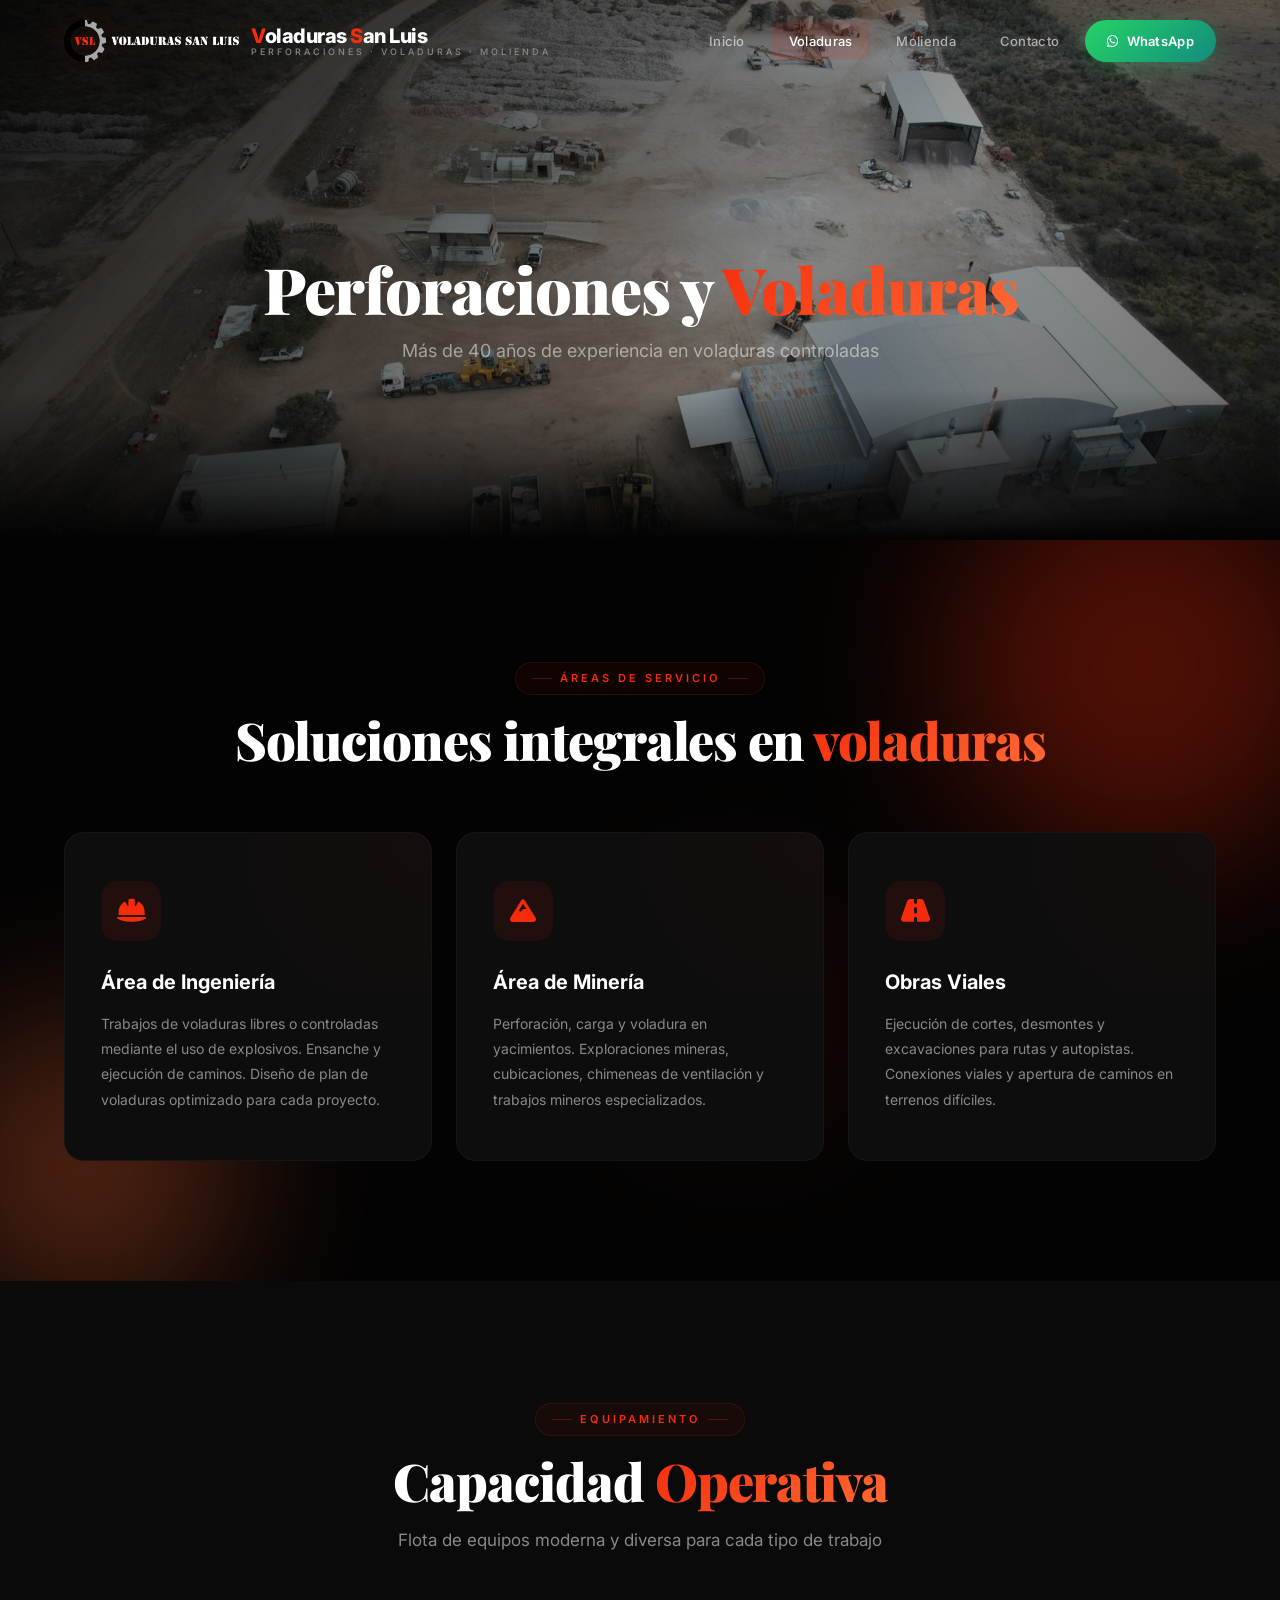
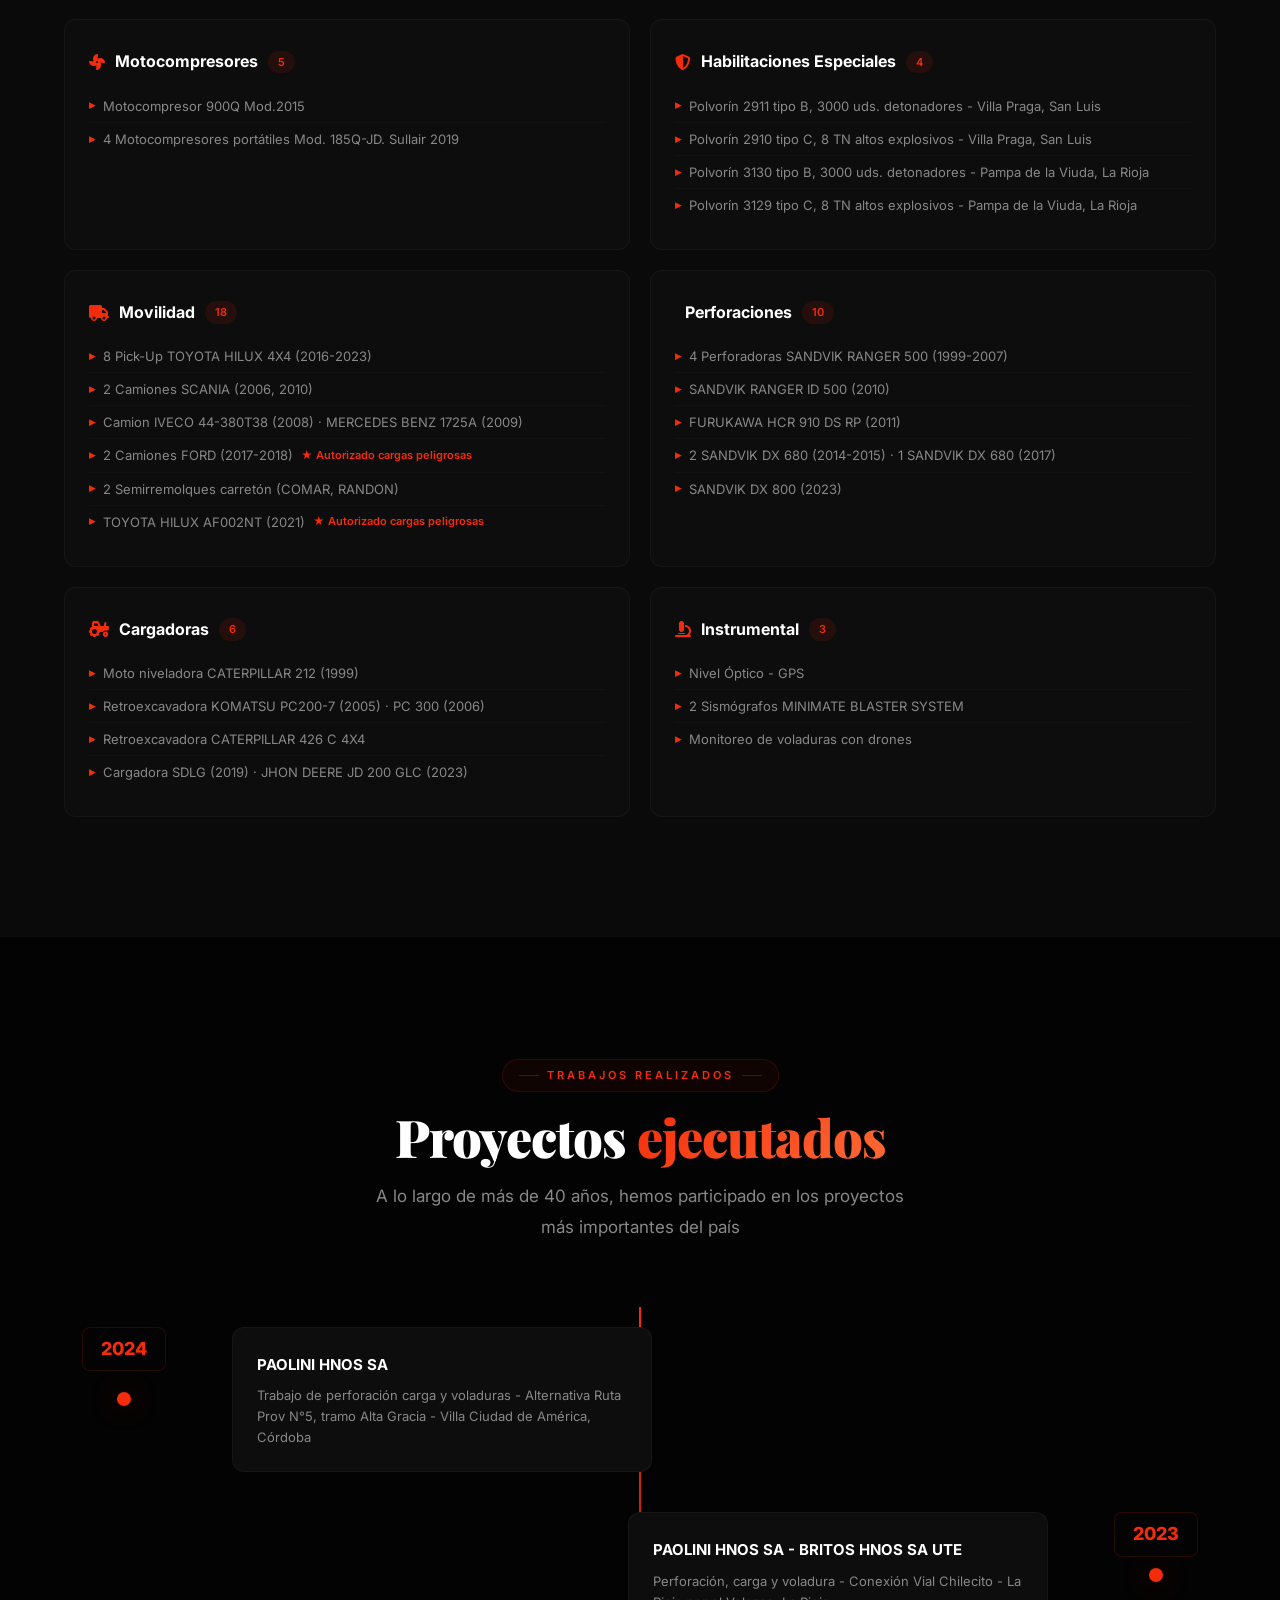
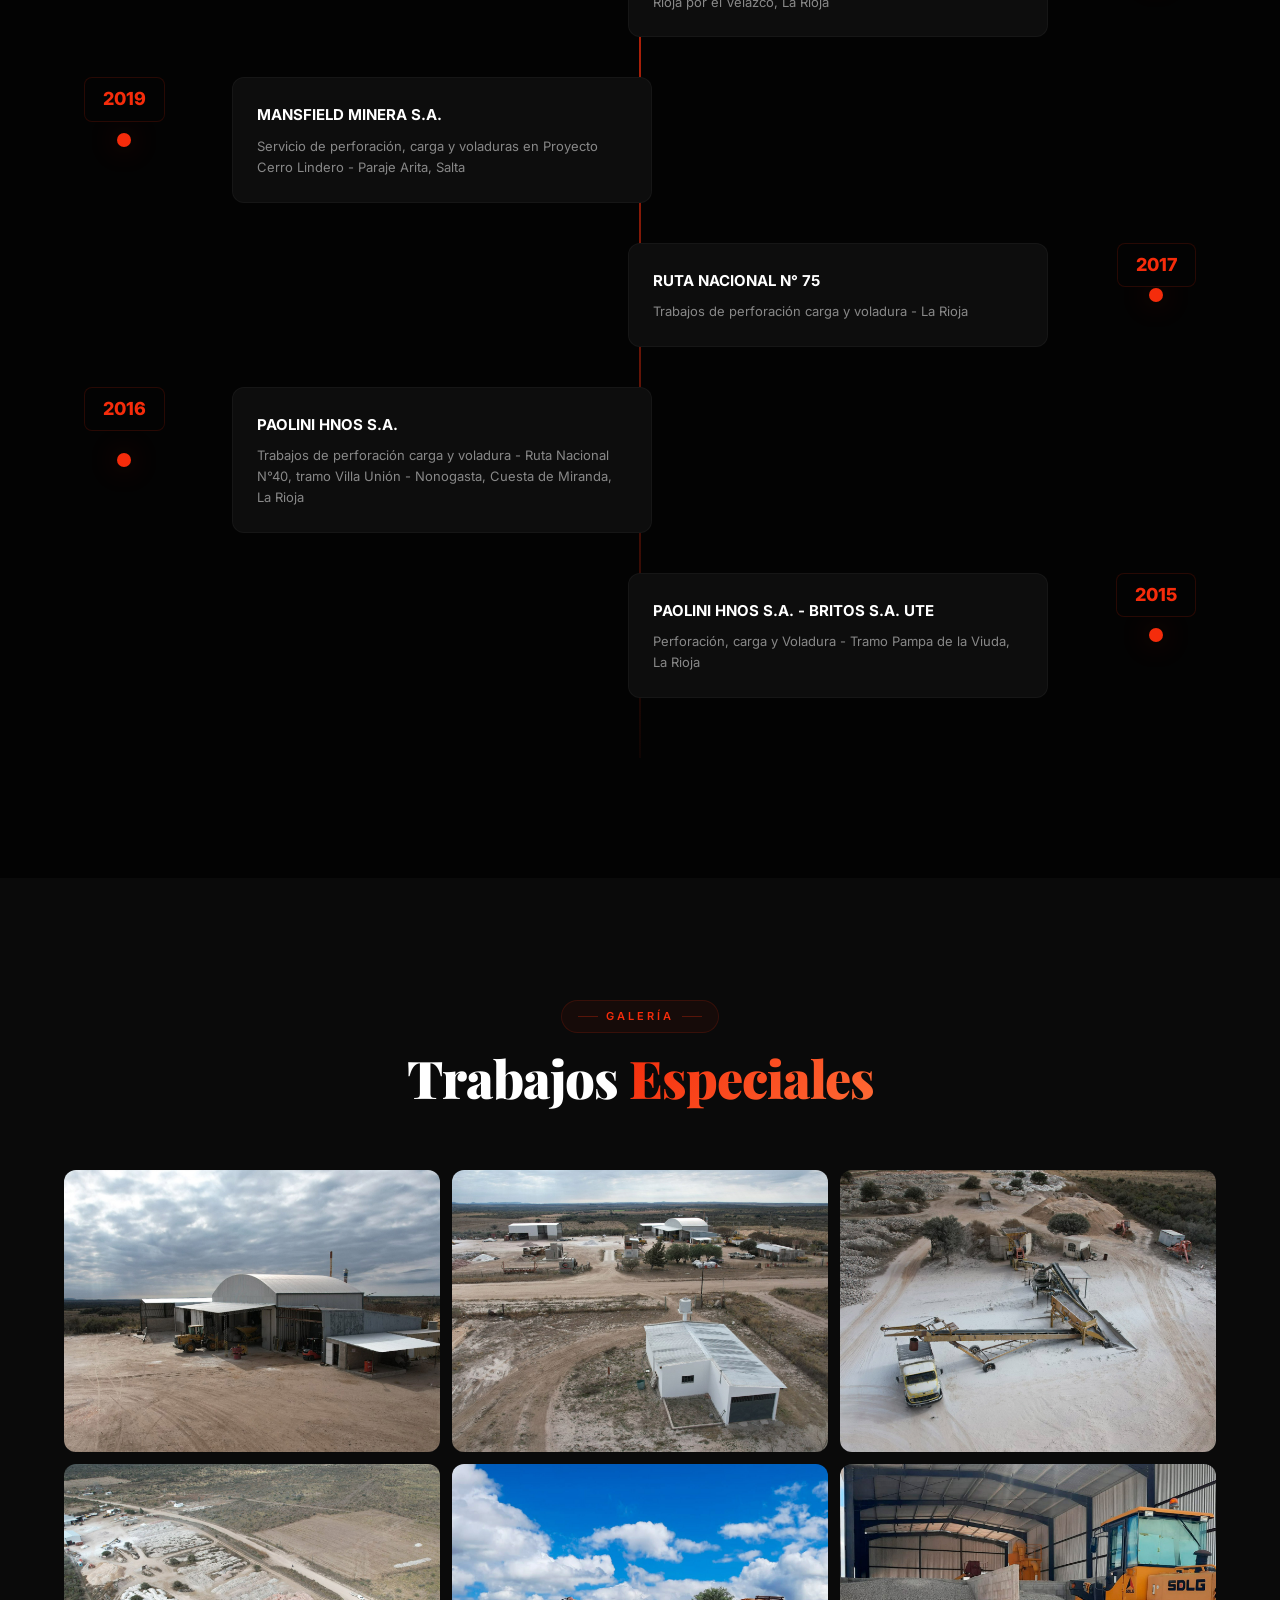
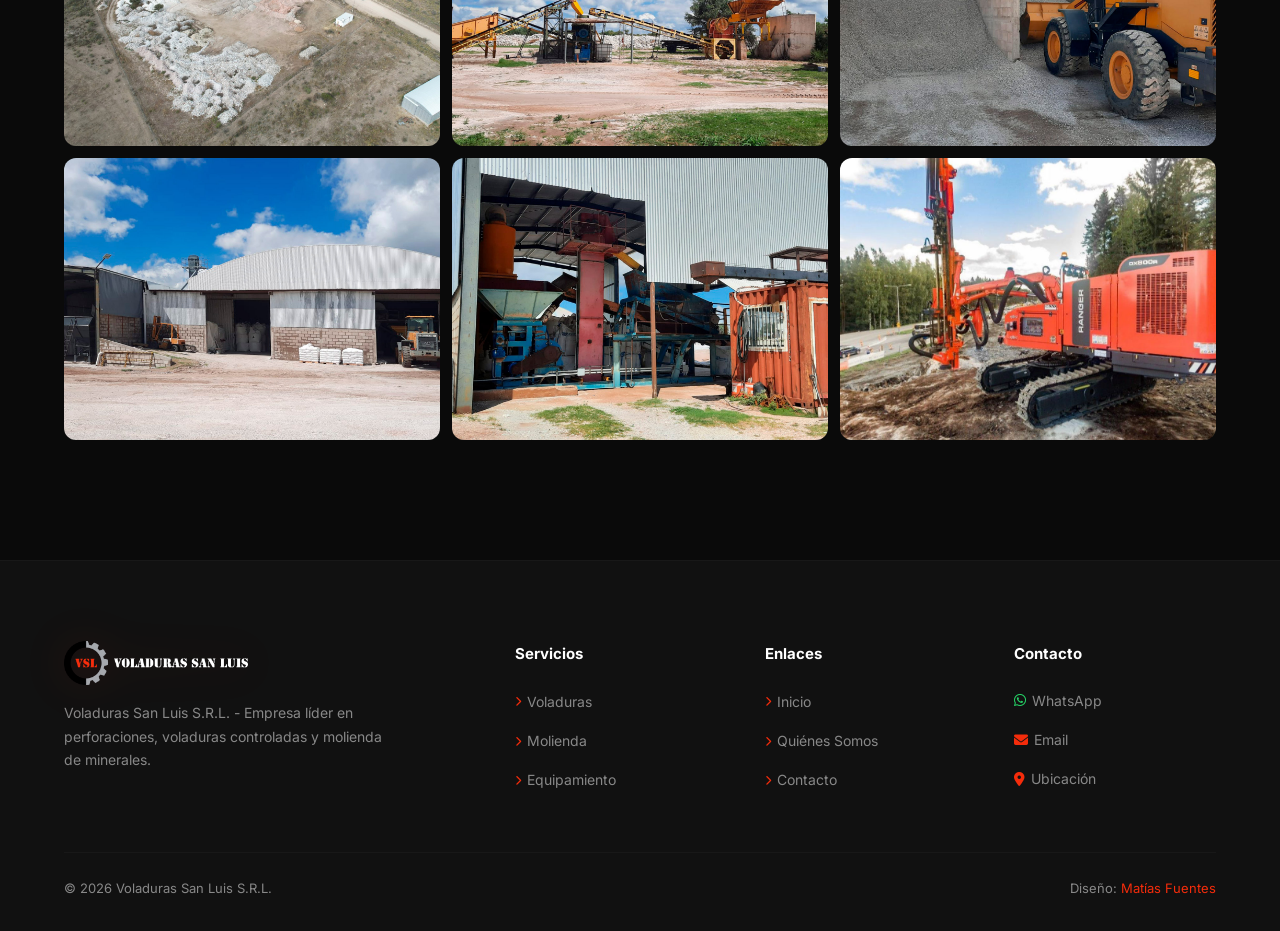
<file: voladuras.html>
<!DOCTYPE html>
<html lang="es">
<head>
  <meta charset="UTF-8">
  <meta name="viewport" content="width=device-width, initial-scale=1.0">
  <title>Voladuras - Voladuras San Luis</title>
  <meta name="description" content="Servicios de perforación, carga y voladuras controladas para minería, obras viales e ingeniería. Más de 40 años de experiencia.">
  <link rel="preconnect" href="https://fonts.googleapis.com">
  <link rel="preconnect" href="https://fonts.gstatic.com" crossorigin>
  <link href="https://fonts.googleapis.com/css2?family=Inter:wght@300;400;500;600;700;800;900&family=Playfair+Display:wght@700;800;900&display=swap" rel="stylesheet">
  <link rel="stylesheet" href="https://cdnjs.cloudflare.com/ajax/libs/font-awesome/6.5.1/css/all.min.css">
  <link rel="stylesheet" href="css/style.css">
  <link rel="icon" href="images/logo.png">
</head>
<body>

<div class="preloader" id="preloader">
  <div class="preloader-ring"></div>
  <p>Cargando...</p>
</div>

<header class="header" id="header">
  <div class="container">
    <a href="index.html" class="header-logo">
      <img src="images/logo.png" alt="Voladuras San Luis">
      <div class="logo-text">
        <span>V</span>oladuras <span>S</span>an Luis
        <small>Perforaciones · Voladuras · Molienda</small>
      </div>
    </a>
    <nav class="nav" id="nav">
      <a href="index.html">Inicio</a>
      <a href="voladuras.html" class="active">Voladuras</a>
      <a href="molienda.html">Molienda</a>
      <a href="index.html#contacto">Contacto</a>
      <a href="https://wa.link/atzd3d" class="btn-whatsapp" target="_blank"><i class="fab fa-whatsapp"></i> WhatsApp</a>
    </nav>
    <button class="mobile-toggle" id="mobileToggle" aria-label="Menú">
      <span></span><span></span><span></span>
    </button>
  </div>
</header>

<main>
  <section class="page-header">
    <div class="bg">
      <img src="images/molienda-07.jpg" alt="Voladuras">
    </div>
    <div class="overlay"></div>
    <div class="container">
      <h1>Perforaciones y <span class="highlight">Voladuras</span></h1>
      <p>Más de 40 años de experiencia en voladuras controladas</p>
    </div>
  </section>

  <section class="section" style="position:relative;">
    <div class="animated-bg">
      <div class="orb"></div>
      <div class="orb"></div>
      <div class="orb"></div>
    </div>
    <div class="container" style="position:relative;z-index:1;">
      <div class="section-header reveal">
        <span class="label">Áreas de Servicio</span>
        <h2>Soluciones integrales en <span class="highlight">voladuras</span></h2>
      </div>
      <div class="services-grid">
        <div class="service-card reveal">
          <div class="service-icon"><i class="fas fa-hard-hat"></i></div>
          <h3>Área de Ingeniería</h3>
          <p>Trabajos de voladuras libres o controladas mediante el uso de explosivos. Ensanche y ejecución de caminos. Diseño de plan de voladuras optimizado para cada proyecto.</p>
        </div>
        <div class="service-card reveal reveal-delay-1">
          <div class="service-icon"><i class="fas fa-mountain"></i></div>
          <h3>Área de Minería</h3>
          <p>Perforación, carga y voladura en yacimientos. Exploraciones mineras, cubicaciones, chimeneas de ventilación y trabajos mineros especializados.</p>
        </div>
        <div class="service-card reveal reveal-delay-2">
          <div class="service-icon"><i class="fas fa-road"></i></div>
          <h3>Obras Viales</h3>
          <p>Ejecución de cortes, desmontes y excavaciones para rutas y autopistas. Conexiones viales y apertura de caminos en terrenos difíciles.</p>
        </div>
      </div>
    </div>
  </section>

  <section class="section section-dark" id="equipamiento">
    <div class="container">
      <div class="section-header reveal">
        <span class="label">Equipamiento</span>
        <h2>Capacidad <span class="highlight">Operativa</span></h2>
        <p>Flota de equipos moderna y diversa para cada tipo de trabajo</p>
      </div>
      <div class="equip-grid">
        <div class="equip-category reveal">
          <h3><i class="fas fa-fan"></i> Motocompresores <span class="count">5</span></h3>
          <ul>
            <li>Motocompresor 900Q Mod.2015</li>
            <li>4 Motocompresores portátiles Mod. 185Q-JD. Sullair 2019</li>
          </ul>
        </div>
        <div class="equip-category reveal reveal-delay-1">
          <h3><i class="fas fa-shield-alt"></i> Habilitaciones Especiales <span class="count">4</span></h3>
          <ul>
            <li>Polvorín 2911 tipo B, 3000 uds. detonadores - Villa Praga, San Luis</li>
            <li>Polvorín 2910 tipo C, 8 TN altos explosivos - Villa Praga, San Luis</li>
            <li>Polvorín 3130 tipo B, 3000 uds. detonadores - Pampa de la Viuda, La Rioja</li>
            <li>Polvorín 3129 tipo C, 8 TN altos explosivos - Pampa de la Viuda, La Rioja</li>
          </ul>
        </div>
        <div class="equip-category reveal reveal-delay-2">
          <h3><i class="fas fa-truck"></i> Movilidad <span class="count">18</span></h3>
          <ul>
            <li>8 Pick-Up TOYOTA HILUX 4X4 (2016-2023)</li>
            <li>2 Camiones SCANIA (2006, 2010)</li>
            <li>Camion IVECO 44-380T38 (2008) · MERCEDES BENZ 1725A (2009)</li>
            <li>2 Camiones FORD (2017-2018) <span class="danger">★ Autorizado cargas peligrosas</span></li>
            <li>2 Semirremolques carretón (COMAR, RANDON)</li>
            <li>TOYOTA HILUX AF002NT (2021) <span class="danger">★ Autorizado cargas peligrosas</span></li>
          </ul>
        </div>
        <div class="equip-category reveal reveal-delay-3">
          <h3><i class="fas fa-drill"></i> Perforaciones <span class="count">10</span></h3>
          <ul>
            <li>4 Perforadoras SANDVIK RANGER 500 (1999-2007)</li>
            <li>SANDVIK RANGER ID 500 (2010)</li>
            <li>FURUKAWA HCR 910 DS RP (2011)</li>
            <li>2 SANDVIK DX 680 (2014-2015) · 1 SANDVIK DX 680 (2017)</li>
            <li>SANDVIK DX 800 (2023)</li>
          </ul>
        </div>
        <div class="equip-category reveal reveal-delay-1">
          <h3><i class="fas fa-tractor"></i> Cargadoras <span class="count">6</span></h3>
          <ul>
            <li>Moto niveladora CATERPILLAR 212 (1999)</li>
            <li>Retroexcavadora KOMATSU PC200-7 (2005) · PC 300 (2006)</li>
            <li>Retroexcavadora CATERPILLAR 426 C 4X4</li>
            <li>Cargadora SDLG (2019) · JHON DEERE JD 200 GLC (2023)</li>
          </ul>
        </div>
        <div class="equip-category reveal reveal-delay-2">
          <h3><i class="fas fa-microscope"></i> Instrumental <span class="count">3</span></h3>
          <ul>
            <li>Nivel Óptico - GPS</li>
            <li>2 Sismógrafos MINIMATE BLASTER SYSTEM</li>
            <li>Monitoreo de voladuras con drones</li>
          </ul>
        </div>
      </div>
    </div>
  </section>

  <section class="section" id="trabajos">
    <div class="container">
      <div class="section-header reveal">
        <span class="label">Trabajos Realizados</span>
        <h2>Proyectos <span class="highlight">ejecutados</span></h2>
        <p>A lo largo de más de 40 años, hemos participado en los proyectos más importantes del país</p>
      </div>
      <div class="timeline">
        <div class="timeline-item reveal">
          <div class="timeline-year"><span class="year">2024</span></div>
          <div class="timeline-content">
            <h4>PAOLINI HNOS SA</h4>
            <p>Trabajo de perforación carga y voladuras - Alternativa Ruta Prov N°5, tramo Alta Gracia - Villa Ciudad de América, Córdoba</p>
          </div>
        </div>
        <div class="timeline-item reveal reveal-delay-1">
          <div class="timeline-year"><span class="year">2023</span></div>
          <div class="timeline-content">
            <h4>PAOLINI HNOS SA - BRITOS HNOS SA UTE</h4>
            <p>Perforación, carga y voladura - Conexión Vial Chilecito - La Rioja por el Velazco, La Rioja</p>
          </div>
        </div>
        <div class="timeline-item reveal reveal-delay-2">
          <div class="timeline-year"><span class="year">2019</span></div>
          <div class="timeline-content">
            <h4>MANSFIELD MINERA S.A.</h4>
            <p>Servicio de perforación, carga y voladuras en Proyecto Cerro Lindero - Paraje Arita, Salta</p>
          </div>
        </div>
        <div class="timeline-item reveal reveal-delay-3">
          <div class="timeline-year"><span class="year">2017</span></div>
          <div class="timeline-content">
            <h4>RUTA NACIONAL N° 75</h4>
            <p>Trabajos de perforación carga y voladura - La Rioja</p>
          </div>
        </div>
        <div class="timeline-item reveal reveal-delay-1">
          <div class="timeline-year"><span class="year">2016</span></div>
          <div class="timeline-content">
            <h4>PAOLINI HNOS S.A.</h4>
            <p>Trabajos de perforación carga y voladura - Ruta Nacional N°40, tramo Villa Unión - Nonogasta, Cuesta de Miranda, La Rioja</p>
          </div>
        </div>
        <div class="timeline-item reveal reveal-delay-2">
          <div class="timeline-year"><span class="year">2015</span></div>
          <div class="timeline-content">
            <h4>PAOLINI HNOS S.A. - BRITOS S.A. UTE</h4>
            <p>Perforación, carga y Voladura - Tramo Pampa de la Viuda, La Rioja</p>
          </div>
        </div>
      </div>
    </div>
  </section>

  <section class="section section-dark">
    <div class="container">
      <div class="section-header reveal">
        <span class="label">Galería</span>
        <h2>Trabajos <span class="highlight">Especiales</span></h2>
      </div>
      <div class="gallery-grid">
        <div class="gallery-item reveal"><img src="images/molienda-03.jpg" alt="Trabajo 1"><div class="gallery-overlay"><span>Ver más</span></div></div>
        <div class="gallery-item reveal reveal-delay-1"><img src="images/molienda-04.jpg" alt="Trabajo 2"><div class="gallery-overlay"><span>Ver más</span></div></div>
        <div class="gallery-item reveal reveal-delay-2"><img src="images/molienda-05.jpg" alt="Trabajo 3"><div class="gallery-overlay"><span>Ver más</span></div></div>
        <div class="gallery-item reveal"><img src="images/molienda-06.jpg" alt="Trabajo 4"><div class="gallery-overlay"><span>Ver más</span></div></div>
        <div class="gallery-item reveal reveal-delay-1"><img src="images/molienda-08.jpg" alt="Trabajo 5"><div class="gallery-overlay"><span>Ver más</span></div></div>
        <div class="gallery-item reveal reveal-delay-2"><img src="images/molienda-09.jpg" alt="Trabajo 6"><div class="gallery-overlay"><span>Ver más</span></div></div>
        <div class="gallery-item reveal"><img src="images/molienda-10.jpg" alt="Trabajo 7"><div class="gallery-overlay"><span>Ver más</span></div></div>
        <div class="gallery-item reveal reveal-delay-1"><img src="images/molienda-11.jpg" alt="Trabajo 8"><div class="gallery-overlay"><span>Ver más</span></div></div>
        <div class="gallery-item reveal reveal-delay-2"><img src="images/capacidad-operativa.jpg" alt="Trabajo 9"><div class="gallery-overlay"><span>Ver más</span></div></div>
      </div>
    </div>
  </section>
</main>

<footer class="footer">
  <div class="container">
    <div class="footer-grid">
      <div class="footer-brand">
        <img src="images/logo.png" alt="Voladuras San Luis">
        <p>Voladuras San Luis S.R.L. - Empresa líder en perforaciones, voladuras controladas y molienda de minerales.</p>
      </div>
      <div class="footer-col">
        <h4>Servicios</h4>
        <ul>
          <li><a href="voladuras.html"><i class="fas fa-chevron-right" style="font-size:10px;color:var(--red)"></i> Voladuras</a></li>
          <li><a href="molienda.html"><i class="fas fa-chevron-right" style="font-size:10px;color:var(--red)"></i> Molienda</a></li>
          <li><a href="#equipamiento"><i class="fas fa-chevron-right" style="font-size:10px;color:var(--red)"></i> Equipamiento</a></li>
        </ul>
      </div>
      <div class="footer-col">
        <h4>Enlaces</h4>
        <ul>
          <li><a href="index.html"><i class="fas fa-chevron-right" style="font-size:10px;color:var(--red)"></i> Inicio</a></li>
          <li><a href="index.html#nosotros"><i class="fas fa-chevron-right" style="font-size:10px;color:var(--red)"></i> Quiénes Somos</a></li>
          <li><a href="index.html#contacto"><i class="fas fa-chevron-right" style="font-size:10px;color:var(--red)"></i> Contacto</a></li>
        </ul>
      </div>
      <div class="footer-col">
        <h4>Contacto</h4>
        <ul>
          <li><a href="https://wa.link/atzd3d" target="_blank"><i class="fab fa-whatsapp" style="color:#25D366"></i> WhatsApp</a></li>
          <li><a href="mailto:voladurassanluis@gmail.com"><i class="fas fa-envelope" style="color:var(--red)"></i> Email</a></li>
          <li><a href="https://goo.gl/maps/jiBmMCwxJLgSor3d7" target="_blank"><i class="fas fa-map-marker-alt" style="color:var(--red)"></i> Ubicación</a></li>
        </ul>
      </div>
    </div>
    <div class="footer-bottom">
      <span>&copy; 2026 Voladuras San Luis S.R.L.</span>
      <span>Diseño: <a href="https://api.whatsapp.com/send?phone=5493516639708" target="_blank">Matías Fuentes</a></span>
    </div>
  </div>
</footer>

<button class="scroll-top" id="scrollTop" aria-label="Volver arriba">
  <i class="fas fa-arrow-up"></i>
</button>

<script src="js/main.js"></script>
</body>
</html>
</file>
<file: style.css>
/* ============================================================
   VOLADURAS SAN LUIS S.R.L. — Design System (Industrial Dark)
   Paleta: #0A0A0A / #0D0D0D / #EAB308 (Amber Gold) / #E0E0E0 / #FFFFFF
   Geometry: Sharp & Technical (0px - 2px radius)
   VERSION: SIN ANIMACIONES NI TRANSICIONES (Instant Loading)
   ============================================================ */

@import url('https://fonts.googleapis.com/css2?family=Inter:wght@300;400;500;600;700;800;900&display=swap');

/* --- Reset & Base ----------------------------------------- */
*, *::before, *::after {
  box-sizing: border-box;
  margin: 0;
  padding: 0;
}

html {
  font-size: 16px;
  scroll-behavior: auto; /* Static instant scrolling */
}

body {
  font-family: 'Inter', system-ui, sans-serif;
  background-color: var(--bg-main);
  background-image: 
    radial-gradient(circle at 50% 10%, rgba(234, 179, 8, 0.02) 0%, transparent 60%),
    radial-gradient(circle at 80% 60%, rgba(34, 41, 54, 0.25) 0%, transparent 50%),
    linear-gradient(to right, rgba(255, 255, 255, 0.006) 1px, transparent 1px),
    linear-gradient(to bottom, rgba(255, 255, 255, 0.006) 1px, transparent 1px);
  background-size: 100% 100%, 100% 100%, 64px 64px, 64px 64px;
  background-attachment: fixed;
  color: var(--text-primary);
  min-height: 100vh;
  overflow-x: hidden;
}

:root {
  --bg-main:            #0F131D;
  --bg-alt:             #161B26;
  --bg-deep:            #090C12;
  --bg-topbar:          rgba(15, 19, 29, 0.94);
  --gold:               #EAB308;
  --gold-hover:         #FACC15;
  --gold-gradient-top:  #FCD34D;
  --gold-gradient-bottom: #EAB308;
  --text-white:         #FFFFFF;
  --text-primary:       #E2E8F0;
  --text-gray:          #94A3B8;
  --text-dark:          #64748B;
  --border:             #222936;
  --border-strong:      #303B4E;
  --logo-filter:        brightness(0) invert(1);
  --hero-overlay:       linear-gradient(135deg, rgba(15, 19, 29, 0.96) 40%, rgba(234, 179, 8, 0.05) 75%, transparent 100%);
  --hero-img-filter:    grayscale(0.4) brightness(0.22);
  --btn-outline-border: rgba(255, 255, 255, 0.15);
  --table-row-hover:    rgba(255, 255, 255, 0.03);
  --gallery-img-filter: grayscale(0.4) brightness(0.7);
  --icon-filter:        brightness(0) invert(1);
  --about-img-filter:   grayscale(0.1) brightness(0.75);
  --shadow-premium:     0 8px 30px -4px rgba(0, 0, 0, 0.35), inset 0 1px 0 rgba(255, 255, 255, 0.04);
}

body.light-theme {
  background-image: none;
  --bg-main:            #F5F5F5;
  --bg-alt:             #FFFFFF;
  --bg-deep:            #E5E5E5;
  --bg-topbar:          rgba(245, 245, 245, 0.96);
  --gold:               #D97706;
  --gold-hover:         #B45309;
  --gold-gradient-top:  #FBBF24;
  --gold-gradient-bottom: #D97706;
  --text-white:         #0A0A0A;
  --text-primary:       #1C1C1C;
  --text-gray:          #4A4A4A;
  --text-dark:          #777777;
  --border:             #DCDCDC;
  --border-strong:      #B5B5B5;
  --logo-filter:        none;
  --hero-overlay:       linear-gradient(135deg, rgba(245, 245, 245, 0.95) 40%, rgba(217, 119, 6, 0.08) 75%, transparent 100%);
  --hero-img-filter:    grayscale(0.2) brightness(0.95) opacity(0.25);
  --btn-outline-border: rgba(0, 0, 0, 0.15);
  --table-row-hover:    rgba(0, 0, 0, 0.02);
  --gallery-img-filter: grayscale(0.1) brightness(0.95);
  --icon-filter:        none;
  --about-img-filter:   grayscale(0.1) brightness(0.95);
}

/* --- Typography ------------------------------------------- */
h1, h2, h3, h4, h5, h6 {
  font-weight: 800;
  line-height: 1.1;
  color: var(--text-white);
  letter-spacing: -0.02em;
}

h1 span, h2 span, h3 span {
  color: var(--gold);
}

p {
  line-height: 1.7;
  color: var(--text-gray);
  text-align: justify;
  text-justify: inter-word;
}

/* Exclude specific areas from justification (e.g. short tags, headers, heroes, footers, labels) */
.hero-content p,
.view-header p,
.gallery-grid p,
.cert-box p,
#footer p,
.footer p,
.stat-card p,
.malla-btn,
.sidebar-label,
.mineral-for,
.qcc-caption,
p[style*="font-size:11px"],
p[style*="font-size: 11px"],
p[style*="font-size:13px"],
p[style*="font-size: 13px"] {
  text-align: left;
}

@media (max-width: 576px) {
  p {
    text-align: left; /* Avoid weird spacing on small mobile viewports */
  }
}

/* --- Layout Shell ----------------------------------------- */
#app {
  display: flex;
  flex-direction: column;
  min-height: 100vh;
}

/* --- Top Bar (Fixed) -------------------------------------- */
#topbar {
  position: fixed;
  top: 0;
  left: 0;
  right: 0;
  z-index: 100;
  display: flex;
  align-items: center;
  justify-content: space-between;
  padding: 0 48px;
  height: 64px;
  background: var(--bg-topbar);
  border-bottom: 1px solid var(--border);
  backdrop-filter: blur(12px);
}

#topbar .logo {
  display: flex;
  align-items: center;
  gap: 12px;
  cursor: pointer;
  text-decoration: none;
}

#topbar .logo:hover {
  opacity: 0.8;
}

#topbar .logo img {
  height: 36px;
  width: auto;
  filter: var(--logo-filter);
}

#topbar nav {
  display: flex;
  gap: 0;
  height: 100%;
}

#topbar nav a {
  display: inline-flex;
  align-items: center;
  padding: 0 20px;
  height: 64px;
  font-size: 12px;
  font-weight: 700;
  letter-spacing: 0.08em;
  text-transform: uppercase;
  color: rgba(255, 255, 255, 0.85);
  text-decoration: none;
  border-left: 1px solid var(--border);
  position: relative;
  transition: all 0.2s ease;
}

#topbar nav a::after {
  content: '';
  position: absolute;
  bottom: 0;
  left: 0;
  right: 0;
  height: 2px;
  background: var(--gold);
  transform: scaleX(0);
  transform-origin: left;
  transition: transform 0.2s ease;
}

#topbar nav a:hover,
#topbar nav a.active {
  color: var(--gold);
  background: rgba(234, 179, 8, 0.03);
}

#topbar nav a.active::after,
#topbar nav a:hover::after {
  transform: scaleX(1);
}

/* --- Main Dynamic Container ------------------------------- */
#dynamic-content {
  flex: 1;
  padding-top: 64px;
}

/* --- View Container (Instant rendering) ------------------- */
.view-container {
  opacity: 1;
  transform: none;
  min-height: calc(100vh - 64px - 120px);
}

/* --- Accessibility & Skip Link ---------------------------- */
.skip-link {
  position: absolute;
  top: -100px;
  left: 16px;
  background: var(--gold);
  color: #0A0A0A;
  padding: 10px 20px;
  font-weight: 700;
  font-size: 11px;
  letter-spacing: 0.05em;
  text-transform: uppercase;
  z-index: 1000;
  text-decoration: none;
}

.skip-link:focus-visible {
  top: 16px;
  outline: 2px solid var(--text-white);
  outline-offset: 2px;
}

a:focus-visible,
button:focus-visible,
.mineral-card:focus-visible,
.malla-btn:focus-visible,
input:focus-visible,
select:focus-visible,
textarea:focus-visible {
  outline: 2px solid var(--gold) !important;
  outline-offset: 4px !important;
}

/* --- Floating Contact Button: WhatsApp --------------------- */
.whatsapp-btn {
  position: fixed;
  bottom: 24px;
  left: 24px;
  right: auto;
  z-index: 999;
  background: #25D366;
  color: #FFFFFF;
  display: flex;
  align-items: center;
  justify-content: center;
  width: 52px;
  height: 52px;
  text-decoration: none;
  border: 1px solid #1ebe57;
  border-radius: 50%;
  box-shadow: 0 4px 20px rgba(0, 0, 0, 0.4);
  transition: background 0.3s ease, transform 0.3s ease, box-shadow 0.3s ease;
}

.whatsapp-btn span {
  display: none;
}

.whatsapp-btn:hover {
  background: #128c7e;
  border-color: #075e54;
  transform: scale(1.08);
  box-shadow: 0 6px 24px rgba(37, 211, 102, 0.3);
}

.whatsapp-btn svg {
  display: block;
  flex-shrink: 0;
  transition: transform 0.3s ease;
}

.whatsapp-btn:hover svg {
  transform: scale(1.05);
}

@media (max-width: 768px) {
  .whatsapp-btn {
    bottom: 16px;
    left: 16px;
    width: 48px;
    height: 48px;
  }
}

/* --- Staggered Reveal Animation classes removed/reset ------- */
.stagger-item {
  opacity: 1;
  transform: none;
}

/* ============================================================
   SECTIONS: HOME & STATIC VIEWS
   ============================================================ */

/* Common Section Layout */
.section-view {
  padding: 80px 48px;
  max-width: 1200px;
  margin: 0 auto;
}

.view-kicker {
  font-size: 10px;
  font-weight: 700;
  letter-spacing: 0.25em;
  text-transform: uppercase;
  color: var(--gold);
  margin-bottom: 12px;
  display: block;
}

.view-header {
  margin-bottom: 60px;
  border-left: 3px solid var(--gold);
  padding-left: 24px;
  position: relative;
}

.view-header::after {
  content: '';
  position: absolute;
  left: 24px;
  bottom: -20px;
  width: 160px;
  height: 1px;
  background: linear-gradient(90deg, var(--gold), transparent);
  opacity: 0.35;
}

.view-header h1,
.view-header h2 {
  font-size: clamp(28px, 4vw, 48px);
  color: var(--text-white);
  margin-bottom: 16px;
  font-weight: 900;
}

.view-header p {
  font-size: 16px;
  color: var(--text-gray);
  max-width: 600px;
  line-height: 1.7;
}

/* --- Hero Section ----------------------------------------- */
.hero {
  min-height: calc(100vh - 64px);
  display: flex;
  flex-direction: column;
  justify-content: center;
  position: relative;
  overflow: hidden;
  padding: 80px 48px;
  background: var(--bg-main);
}

.hero .bg {
  position: absolute;
  inset: 0;
  z-index: 0;
}

.hero .bg img {
  width: 100%;
  height: 100%;
  object-fit: cover;
  filter: var(--hero-img-filter);
}

.hero .bg .overlay {
  position: absolute;
  inset: 0;
  background: var(--hero-overlay);
}

.hero .bg .grid-overlay {
  position: absolute;
  inset: 0;
  background-image: linear-gradient(rgba(255, 255, 255, 0.015) 1px, transparent 1px),
                    linear-gradient(90deg, rgba(255, 255, 255, 0.015) 1px, transparent 1px);
  background-size: 60px 60px;
}

.hero .bg .accent-line {
  position: absolute;
  top: 0;
  right: 0;
  width: 40%;
  height: 2px;
  background: linear-gradient(90deg, transparent, var(--gold));
}

.hero-content {
  position: relative;
  z-index: 1;
  max-width: 850px;
}

.hero-content .tag {
  display: inline-block;
  border: 1px solid rgba(234, 179, 8, 0.3);
  color: var(--gold);
  font-size: 11px;
  font-weight: 700;
  letter-spacing: 0.15em;
  padding: 6px 16px;
  text-transform: uppercase;
  margin-bottom: 24px;
  width: fit-content;
}

.hero-content h1 {
  font-size: clamp(32px, 6vw, 76px);
  font-weight: 900;
  line-height: 1.05;
  color: var(--text-white);
  margin-bottom: 24px;
}

.hero-content h1 .thin {
  font-weight: 300;
  color: #888;
  display: block;
  font-size: 0.55em;
  margin-top: 12px;
  letter-spacing: 0.02em;
}

.hero-content p {
  font-size: 18px;
  color: var(--text-gray);
  max-width: 580px;
  margin-bottom: 40px;
  line-height: 1.7;
}

.hero-buttons {
  display: flex;
  gap: 16px;
  flex-wrap: wrap;
}

.btn {
  padding: 14px 32px;
  font-size: 12px;
  font-weight: 700;
  border: 0;
  cursor: pointer;
  text-transform: uppercase;
  letter-spacing: 0.08em;
  text-decoration: none;
  display: inline-block;
  border-radius: 2px;
  transition: all 0.3s cubic-bezier(0.16, 1, 0.3, 1);
}

.btn-primary {
  background: linear-gradient(to bottom, var(--gold-gradient-top), var(--gold-gradient-bottom));
  color: #0F131D;
  border: 1px solid rgba(0, 0, 0, 0.15);
  box-shadow: 0 4px 12px rgba(234, 179, 8, 0.2), inset 0 1px 0 rgba(255, 255, 255, 0.3);
}

.btn-primary:hover {
  background: linear-gradient(to bottom, var(--gold-hover), var(--gold-gradient-bottom));
  box-shadow: 0 8px 24px rgba(234, 179, 8, 0.35), inset 0 1px 0 rgba(255, 255, 255, 0.4);
  transform: translateY(-1px);
}

.btn-primary:active {
  transform: translateY(1px);
  box-shadow: 0 2px 6px rgba(234, 179, 8, 0.15), inset 0 1px 2px rgba(0, 0, 0, 0.15);
}

.btn-outline {
  background: transparent;
  border: 1px solid var(--btn-outline-border);
  color: var(--text-white);
  box-shadow: inset 0 1px 0 rgba(255, 255, 255, 0.02);
}

.btn-outline:hover {
  border-color: var(--gold);
  color: var(--gold);
  box-shadow: inset 0 1px 0 rgba(234, 179, 8, 0.05), 0 4px 12px rgba(0, 0, 0, 0.15);
  transform: translateY(-1px);
}

.btn-outline:active {
  transform: translateY(1px);
}

.hero-scroll {
  position: absolute;
  bottom: 32px;
  left: 50%;
  transform: translateX(-50%);
  z-index: 1;
  display: flex;
  flex-direction: column;
  align-items: center;
  gap: 8px;
  opacity: 0.5;
}

.hero-scroll span {
  display: block;
  width: 20px;
  height: 32px;
  border: 2px solid var(--btn-outline-border);
  border-radius: 10px;
  position: relative;
}

.hero-scroll span::before {
  content: '';
  position: absolute;
  top: 5px;
  left: 50%;
  transform: translateX(-50%);
  width: 3px;
  height: 8px;
  background: var(--gold);
  border-radius: 2px;
  animation: scroll-bounce 1.6s infinite ease-in-out;
}

@keyframes scroll-bounce {
  0%, 100% {
    transform: translate(-50%, 0);
  }
  50% {
    transform: translate(-50%, 6px);
  }
}

/* --- Stats Grid ------------------------------------------- */
.stats-section {
  background: var(--bg-alt);
  border-top: 1px solid var(--border);
  border-bottom: 1px solid var(--border);
}

.stats-grid {
  display: grid;
  grid-template-columns: repeat(4, 1fr);
  gap: 1px;
  background: var(--border);
  border: 1px solid var(--border);
}

.stat-card {
  background: var(--bg-main);
  padding: 24px 20px;
  text-align: center;
  border: 1px solid transparent;
  transition: background 0.3s ease, border-color 0.3s ease, box-shadow 0.3s ease, transform 0.3s ease;
}

.stat-card:hover {
  background: var(--bg-alt);
  border-color: var(--border);
  box-shadow: var(--shadow-premium);
  transform: translateY(-2px);
}

.stat-card .icon {
  height: 32px;
  margin-bottom: 12px;
  opacity: 0.7;
  display: flex;
  justify-content: center;
  align-items: center;
}

.stat-card .icon img {
  height: 100%;
  filter: var(--icon-filter);
}

.stat-kicker {
  display: block;
  font-size: 10px;
  font-weight: 700;
  letter-spacing: 0.15em;
  text-transform: uppercase;
  color: var(--gold);
  margin-bottom: 6px;
}

.stat-card .number-row {
  display: flex;
  justify-content: center;
  align-items: baseline;
  color: var(--gold);
}

.stat-card .number {
  font-size: clamp(32px, 5vw, 56px);
  font-weight: 900;
  line-height: 1;
}

.stat-card .suffix {
  font-size: 24px;
  font-weight: 700;
  margin-left: 2px;
}

.stat-card .label {
  font-size: 11px;
  color: var(--text-gray);
  margin-top: 12px;
  text-transform: uppercase;
  letter-spacing: 0.1em;
  font-weight: 600;
}

/* --- About Section (Nosotros) ----------------------------- */
.about-grid {
  display: grid;
  grid-template-columns: 1fr 1fr;
  gap: 64px;
  align-items: center;
}

.about-grid .image-wrap {
  position: relative;
}

.about-grid .image-wrap img {
  width: 100%;
  border-radius: 2px;
  display: block;
  filter: var(--about-img-filter);
  border: 1px solid var(--border-strong);
}

.about-grid .image-wrap::before {
  content: '';
  position: absolute;
  inset: -10px;
  border: 1px solid rgba(234, 179, 8, 0.15);
  border-radius: 4px;
  z-index: -1;
}

.about-grid .image-wrap .badge-img {
  position: absolute;
  bottom: -16px;
  right: -16px;
  background: var(--gold);
  color: #0A0A0A;
  padding: 16px 24px;
  border-radius: 2px;
  font-weight: 900;
  font-size: 14px;
  text-align: center;
  line-height: 1.3;
  box-shadow: 0 8px 30px rgba(0, 0, 0, 0.5);
  letter-spacing: 0.05em;
}

.about-grid .text h3 {
  font-size: 24px;
  font-weight: 800;
  color: var(--text-white);
  margin-bottom: 20px;
}

.about-grid .text p {
  color: var(--text-gray);
  line-height: 1.8;
  font-size: 15px;
  margin-bottom: 20px;
}

.about-grid .text .feature {
  display: flex;
  align-items: center;
  gap: 12px;
  margin-top: 16px;
}

.about-grid .text .feature .dot {
  width: 8px;
  height: 8px;
  border-radius: 50%;
  background: var(--gold);
  flex-shrink: 0;
}

.about-grid .text .feature span {
  color: var(--text-primary);
  font-size: 14px;
  font-weight: 500;
}

/* --- Services Section (Servicios) ------------------------- */
.services-grid {
  display: grid;
  grid-template-columns: repeat(3, 1fr);
  gap: 24px;
}

.service-card {
  border: 1px solid var(--border);
  background: var(--bg-alt);
  padding: 40px 32px;
  position: relative;
  overflow: hidden;
  box-shadow: var(--shadow-premium);
  transition: background 0.3s ease, border-color 0.3s ease, box-shadow 0.3s ease, transform 0.3s ease;
}

.service-card::before {
  content: '';
  position: absolute;
  top: 0;
  left: 0;
  width: 3px;
  height: 0;
  background: var(--gold);
  transition: height 0.3s ease;
}

.service-card:hover {
  background: rgba(234, 179, 8, 0.01);
  border-color: var(--border-strong);
  box-shadow: 0 12px 36px -4px rgba(0, 0, 0, 0.5), inset 0 1px 0 rgba(255, 255, 255, 0.06);
  transform: translateY(-2px);
}

.service-card:hover::before {
  height: 100%;
}

.service-card .num {
  font-size: 36px;
  font-weight: 900;
  color: var(--border-strong);
  line-height: 1;
  margin-bottom: 24px;
}

.service-card:hover .num {
  color: rgba(234, 179, 8, 0.1);
}

.service-card h3 {
  font-size: 20px;
  font-weight: 700;
  color: var(--text-white);
  margin-bottom: 16px;
}

.service-card p {
  color: var(--text-gray);
  font-size: 14px;
  line-height: 1.7;
}

.service-card .arrow {
  display: inline-block;
  margin-top: 24px;
  color: var(--text-gray);
  font-size: 11px;
  font-weight: 700;
  text-transform: uppercase;
  letter-spacing: 0.1em;
}

.service-card:hover .arrow {
  color: var(--gold);
}

/* --- Minerals Grid Catalog (Minerales View) --------------- */
.minerals-grid {
  display: grid;
  grid-template-columns: repeat(auto-fit, minmax(320px, 1fr));
  gap: 1px;
  background: var(--border-strong);
  border: 1px solid var(--border-strong);
}

.mineral-card {
  background: var(--bg-alt);
  padding: 24px;
  cursor: pointer;
  text-decoration: none;
  display: flex;
  flex-direction: column;
  position: relative;
  overflow: hidden;
  box-shadow: var(--shadow-premium);
  border: 1px solid var(--border);
  border-radius: 2px;
  transition: background 0.3s ease, transform 0.3s ease, border-color 0.3s ease, box-shadow 0.3s ease;
}

.mineral-card:hover {
  background: rgba(255, 255, 255, 0.02);
  border-color: var(--border-strong);
  transform: translateY(-4px);
  box-shadow: 0 12px 30px -4px rgba(0, 0, 0, 0.4), inset 0 1px 0 rgba(255, 255, 255, 0.04);
  z-index: 2;
}

.mineral-card:hover .card-cta {
  color: var(--gold-hover) !important;
}

.mineral-card:hover .card-cta span {
  transform: translateX(4px);
}

.mineral-card .mineral-index {
  font-size: 10px;
  font-weight: 700;
  text-transform: uppercase;
  letter-spacing: 0.05em;
  color: var(--text-dark);
  margin-bottom: 8px;
  display: block;
}

.mineral-card h3 {
  font-size: 22px;
  font-weight: 900;
  color: var(--text-white);
  margin-bottom: 4px;
  letter-spacing: -0.01em;
}

.mineral-card .mineral-formula {
  font-size: 13px;
  font-weight: 600;
  color: var(--gold);
  margin-bottom: 12px;
  display: block;
}

.mineral-card p {
  font-size: 14px;
  line-height: 1.65;
  color: var(--text-gray);
}

.mineral-card .mineral-tags {
  display: flex;
  flex-wrap: wrap;
  gap: 6px;
  margin-top: 0;
  margin-bottom: 20px;
}

.mineral-card .card-cta {
  font-size: 11px;
  font-weight: 700;
  color: var(--gold);
  text-transform: uppercase;
  letter-spacing: 0.05em;
  display: flex;
  align-items: center;
  gap: 4px;
  border-top: 1px solid var(--border);
  padding-top: 12px;
  margin-top: auto;
}

.mineral-card.card-cta-special {
  border: 2px dashed var(--border-strong);
  background: var(--bg-alt);
  display: flex;
  flex-direction: column;
  justify-content: center;
  align-items: center;
  text-align: center;
  padding: 32px 24px;
}

.mineral-card.card-cta-special:hover {
  border-color: rgba(234, 179, 8, 0.4);
  background: rgba(255, 255, 255, 0.02);
}

.mineral-card.card-cta-special .special-icon {
  font-size: 40px;
  color: var(--text-dark);
  font-weight: 300;
  margin-bottom: 16px;
  line-height: 1;
  transition: color 0.3s ease;
}

.mineral-card.card-cta-special:hover .special-icon {
  color: var(--gold);
}

.mineral-card.card-cta-special h3 {
  font-size: 22px;
  color: var(--text-white);
  margin-bottom: 12px;
  font-weight: 800;
}

.mineral-card.card-cta-special p {
  font-size: 13.5px;
  color: var(--text-gray);
  line-height: 1.6;
  margin-bottom: 24px;
  max-width: 240px;
  text-align: center;
}

.mineral-card.card-cta-special .card-cta {
  border-top: none;
  padding-top: 0;
  border-bottom: 1px solid var(--border-strong);
  padding-bottom: 2px;
  margin-top: 0;
  color: var(--text-gray);
  transition: color 0.3s ease, border-color 0.3s ease;
}

.mineral-card.card-cta-special:hover .card-cta {
  color: var(--gold);
  border-bottom-color: var(--gold);
}

@media (min-width: 992px) {
  .mineral-card.card-cta-special {
    grid-column: span 2;
  }
}

.tag {
  display: inline-block;
  padding: 4px 10px;
  background: var(--border-strong);
  color: var(--text-white);
  font-size: 10px;
  font-weight: 700;
  letter-spacing: 0.12em;
  text-transform: uppercase;
  border-left: 2px solid var(--gold);
}

/* Detail cards for Product view */
.mineral-detail-grid {
  display: grid;
  grid-template-columns: repeat(3, 1fr);
  gap: 20px;
  margin-bottom: 40px;
}

.mineral-detail-card {
  background: var(--bg-alt);
  border: 1px solid var(--border);
  padding: 24px;
  border-radius: 2px;
  box-shadow: var(--shadow-premium);
  transition: background 0.3s ease, border-color 0.3s ease, box-shadow 0.3s ease, transform 0.3s ease;
}

.mineral-detail-card:hover {
  border-color: var(--border-strong);
  transform: translateY(-2px);
  box-shadow: 0 10px 28px -4px rgba(0, 0, 0, 0.4), inset 0 1px 0 rgba(255, 255, 255, 0.05);
}

.mineral-detail-card h4 {
  font-size: 16px;
  font-weight: 700;
  color: var(--text-white);
  margin-top: 12px;
  margin-bottom: 8px;
}

.mineral-detail-card p {
  font-size: 13px;
  color: var(--text-gray);
}

.mineral-detail-card .use {
  display: inline-block;
  margin-top: 12px;
  font-size: 10px;
  text-transform: uppercase;
  letter-spacing: 0.1em;
  color: var(--gold);
  font-weight: 700;
}

/* --- Mineral Detail View (Ficha Individual) ---------------- */
.mineral-detail-view {
  padding: 80px 48px;
  max-width: 1000px;
  margin: 0 auto;
}

.back-btn {
  display: inline-flex;
  align-items: center;
  gap: 8px;
  font-size: 12px;
  font-weight: 700;
  letter-spacing: 0.1em;
  text-transform: uppercase;
  color: var(--text-gray);
  text-decoration: none;
  margin-bottom: 48px;
  cursor: pointer;
  background: none;
  border: none;
  padding: 0;
  font-family: inherit;
}

.back-btn:hover {
  color: var(--text-white);
}

.back-btn .arrow-char {
  display: inline-block;
}

.mineral-hero {
  border-top: 3px solid var(--gold);
  padding-top: 40px;
  margin-bottom: 60px;
}

.mineral-hero .mh-name {
  font-size: clamp(48px, 7vw, 90px);
  font-weight: 950;
  color: var(--text-white);
  letter-spacing: -0.04em;
  line-height: 0.9;
  margin-bottom: 12px;
}

.mineral-hero .mh-formula {
  font-size: 20px;
  color: var(--gold);
  font-weight: 600;
  font-style: italic;
  margin-bottom: 24px;
  display: block;
}

.mineral-hero .mh-desc {
  font-size: 17px;
  color: var(--text-gray);
  max-width: 680px;
  line-height: 1.7;
}

.specs-table {
  width: 100%;
  border-collapse: collapse;
  margin-top: 48px;
  margin-bottom: 48px;
  background: var(--bg-alt);
  border: 1px solid var(--border);
}

.specs-table thead th {
  text-align: left;
  font-size: 10px;
  font-weight: 700;
  letter-spacing: 0.2em;
  text-transform: uppercase;
  color: #0A0A0A;
  background: var(--gold);
  padding: 16px 24px;
}

.specs-table tbody td {
  padding: 18px 24px;
  font-size: 14px;
  color: var(--text-primary);
  border-bottom: 1px solid var(--border);
  vertical-align: middle;
}

.specs-table tbody tr:hover td {
  background: rgba(255, 255, 255, 0.01);
}

.specs-table tbody td:first-child {
  font-weight: 700;
  color: var(--text-gray);
  font-size: 11px;
  letter-spacing: 0.08em;
  text-transform: uppercase;
  width: 250px;
  border-right: 1px solid var(--border);
}

/* --- Gallery Grid ----------------------------------------- */
.gallery-grid {
  display: grid;
  grid-template-columns: 1fr 1fr;
  gap: 16px;
}

.gallery-grid .full {
  grid-column: 1 / -1;
}

.gallery-grid img {
  width: 100%;
  height: 280px;
  object-fit: cover;
  border-radius: 2px;
  filter: var(--gallery-img-filter);
  border: 1px solid var(--border);
  cursor: default;
}

.gallery-grid img:hover {
  filter: grayscale(0) brightness(0.9);
  border-color: var(--gold);
}

/* --- Equipment Grid (Equipos View) ----------------------- */
.equipment-grid {
  display: grid;
  grid-template-columns: repeat(4, 1fr);
  gap: 1px;
  background: var(--border-strong);
  border: 1px solid var(--border-strong);
}

.eq-card {
  background: var(--bg-alt);
  padding: 32px 24px;
  box-shadow: inset 0 1px 0 rgba(255, 255, 255, 0.04);
  transition: background 0.3s ease, box-shadow 0.3s ease;
}

.eq-card:hover {
  background: rgba(234, 179, 8, 0.02);
  box-shadow: inset 0 1px 0 rgba(255, 255, 255, 0.06), 0 8px 24px rgba(0, 0, 0, 0.2);
}

.eq-card .cat {
  font-size: 11px;
  color: var(--gold);
  text-transform: uppercase;
  letter-spacing: 0.15em;
  margin-bottom: 24px;
  font-weight: 700;
  border-bottom: 1px solid var(--border-strong);
  padding-bottom: 8px;
}

.eq-card ul {
  list-style: none;
}

.eq-card ul li {
  color: var(--text-gray);
  font-size: 13px;
  padding: 10px 0;
  border-bottom: 1px solid var(--border);
  line-height: 1.5;
}

.eq-card ul li:last-child {
  border-bottom: 0;
}

.eq-card ul li strong {
  color: var(--text-white);
  font-weight: 600;
  display: block;
  margin-bottom: 2px;
}

/* --- Timeline History (Trayectoria) ----------------------- */
.timeline-section {
  background: var(--bg-alt);
  border-top: 1px solid var(--border);
}

.timeline {
  position: relative;
  padding-left: 40px;
  max-width: 800px;
  margin: 0 auto;
}

.timeline::before {
  content: '';
  position: absolute;
  left: 0;
  top: 0;
  bottom: 0;
  width: 2px;
  background: linear-gradient(180deg, var(--gold), transparent);
}

.tl-item {
  position: relative;
  padding-bottom: 40px;
  opacity: 1; /* Instantly fully opaque */
  transform: none;
}

.tl-item:last-child {
  padding-bottom: 0;
}

.tl-item::before {
  content: '';
  position: absolute;
  left: -49px;
  top: 6px;
  width: 16px;
  height: 16px;
  border-radius: 50%;
  background: var(--bg-main);
  border: 3px solid var(--gold);
}

.tl-item:hover::before {
  background: var(--gold);
}

.tl-item .year {
  font-size: 20px;
  font-weight: 900;
  color: var(--gold);
  line-height: 1;
}

.tl-item .content {
  color: var(--text-gray);
  font-size: 14px;
  margin-top: 8px;
  line-height: 1.7;
}

.tl-item .content strong {
  color: var(--text-white);
  font-weight: 600;
}

/* --- Contact Section (Contacto View) ---------------------- */
.contact-grid {
  display: grid;
  grid-template-columns: 1fr 1fr;
  gap: 64px;
}

.map-card {
  border: 1px solid var(--border);
  border-radius: 2px;
  background: var(--bg-alt);
  overflow: hidden;
  box-shadow: var(--shadow-premium);
  display: flex;
  flex-direction: column;
  height: 100%;
}

.map-wrapper {
  position: relative;
  width: 100%;
  height: 100%;
  min-height: 200px;
  flex: 1;
}

.map-iframe {
  position: absolute;
  top: 0;
  left: 0;
  width: 100%;
  height: 100%;
  border: 0 !important;
  background: var(--bg-deep);
  /* Dark mode filter by default */
  filter: invert(90%) hue-rotate(180deg) grayscale(30%) contrast(1.1);
  transition: filter 0.3s ease;
}

body.light-theme .map-iframe {
  filter: none;
}

.map-footer-bar {
  display: flex;
  align-items: center;
  justify-content: space-between;
  padding: 12px 16px;
  background: var(--bg-deep);
  border-top: 1px solid var(--border);
  gap: 12px;
  flex-wrap: wrap;
}

.map-address-info {
  display: flex;
  align-items: center;
  gap: 8px;
  font-size: 12px;
  color: var(--text-primary);
}

.map-pin-icon {
  color: var(--gold);
  flex-shrink: 0;
}

.map-link-btn {
  display: inline-flex;
  align-items: center;
  gap: 6px;
  font-size: 11px;
  font-weight: 700;
  color: var(--gold);
  text-decoration: none;
  text-transform: uppercase;
  letter-spacing: 0.05em;
  transition: opacity 0.2s ease;
}

.map-link-btn:hover {
  opacity: 0.8;
}

.contact-info h3 {
  font-size: 24px;
  font-weight: 800;
  color: var(--text-white);
  margin-bottom: 20px;
}

.contact-info p {
  color: var(--text-gray);
  line-height: 1.8;
  font-size: 15px;
  margin-bottom: 32px;
}

.contact-info .detail {
  padding: 16px 0;
  border-bottom: 1px solid var(--border);
}

.contact-info .detail:last-child {
  border: 0;
}

.contact-info .detail .txt {
  color: var(--text-primary);
  font-size: 14px;
  line-height: 1.5;
}

.contact-info .detail .txt strong {
  color: var(--gold);
  display: block;
  font-size: 10px;
  font-weight: 700;
  text-transform: uppercase;
  letter-spacing: 0.1em;
  margin-bottom: 4px;
}

/* ============================================================
   VIEW: MALLAS
   ============================================================ */.mallas-layout {
  display: grid;
  grid-template-columns: 180px 1fr;
  gap: 32px;
  align-items: start;
}

.mallas-sidebar {
  position: sticky;
  top: 96px;
}

.mallas-sidebar .sidebar-label {
  font-size: 10px;
  font-weight: 700;
  letter-spacing: 0.25em;
  text-transform: uppercase;
  color: var(--text-gray);
  margin-bottom: 16px;
  display: block;
}

.mallas-tabs-container {
  border: 1px solid var(--border-strong);
  background: var(--bg-alt);
  border-radius: var(--radius);
  overflow: hidden;
  display: flex;
  flex-direction: column;
}

.malla-btn {
  display: flex;
  align-items: center;
  width: 100%;
  padding: 14px 20px;
  background: none;
  border: none;
  border-bottom: 1px solid var(--border);
  cursor: pointer;
  text-align: left;
  font-family: inherit;
  transition: all 0.15s ease;
}

.malla-btn:last-child {
  border-bottom: none;
}

.malla-btn:hover {
  background: rgba(255, 255, 255, 0.02);
}

.malla-btn.active {
  background: var(--bg-deep);
  border-left: 3px solid var(--gold);
  border-color: var(--border) var(--border) var(--border) var(--gold);
}

.malla-btn.active .mb-num {
  color: var(--gold);
}

.malla-btn:hover .mb-num {
  color: var(--text-white);
}

.malla-btn .mb-num {
  font-size: 16px;
  font-weight: 800;
  color: var(--text-white);
  transition: color 0.15s ease;
}

/* BOTÓN DE ACCIÓN EXCEL - VER TODO */
.malla-btn-action {
  display: flex;
  align-items: center;
  justify-content: space-between;
  width: 100%;
  padding: 14px 20px;
  background: var(--bg-deep);
  border: none;
  border-top: 1px solid var(--border-strong);
  color: var(--gold);
  font-weight: 700;
  font-size: 13px;
  text-decoration: none;
  cursor: pointer;
  text-transform: uppercase;
  letter-spacing: 0.05em;
  transition: all 0.15s ease;
}

.malla-btn-action:hover {
  background: var(--border-strong);
  color: var(--text-white);
}

.malla-btn-action .action-icon {
  font-size: 14px;
}

.mallas-detail {
  min-height: 400px;
  background: var(--bg-alt);
  border: 1px solid var(--border-strong);
  padding: 32px;
  border-radius: var(--radius);
}

.malla-info {
  display: none;
}

.malla-info.active {
  display: block;
}

/* DETALLE DE MALLA */
.malla-detail-header {
  display: flex;
  justify-content: space-between;
  align-items: baseline;
  border-bottom: 1px solid var(--border-strong);
  padding-bottom: 14px;
  margin-bottom: 24px;
}

.malla-info .mi-num {
  font-size: 40px;
  font-weight: 900;
  color: var(--text-white);
  letter-spacing: -0.02em;
  line-height: 1;
}

.malla-info .mi-size {
  font-size: 14px;
  color: var(--gold);
  font-weight: 700;
  letter-spacing: 0.02em;
}

.malla-detail-grid {
  display: grid;
  grid-template-columns: 1.4fr 1fr;
  gap: 32px;
  align-items: start;
}

.malla-column-label {
  font-size: 10px;
  font-weight: 700;
  text-transform: uppercase;
  letter-spacing: 0.1em;
  color: var(--text-gray);
  margin-bottom: 14px;
  display: block;
}

.malla-industries-list {
  display: flex;
  flex-direction: column;
  gap: 12px;
}

.malla-industry-card {
  background: var(--bg-deep);
  border: 1px solid var(--border);
  border-left: 3px solid var(--gold);
  padding: 16px;
  border-radius: var(--radius);
}

.malla-industry-card .ind-name {
  font-size: 14px;
  font-weight: 700;
  color: var(--text-white);
  margin-bottom: 6px;
}

.malla-industry-card .ind-desc {
  font-size: 13px;
  color: var(--text-gray);
  line-height: 1.4;
}

.malla-badges-container {
  display: flex;
  flex-wrap: wrap;
  gap: 8px;
}

.malla-badge {
  font-size: 11px;
  font-weight: 700;
  background: var(--bg-deep);
  border: 1px solid var(--border);
  color: var(--text-white);
  padding: 6px 12px;
  border-radius: var(--radius);
  letter-spacing: 0.02em;
  transition: all 0.15s ease;
}

.malla-badge:hover {
  border-color: var(--gold);
  color: var(--gold);
}

/* ============================================================
   VIEW: CALIDAD & CHARTS
   ============================================================ */
/* ============================================================
   VIEW: CALIDAD (Interactive Tabs & Compact Layout)
   ============================================================ */
.calidad-hero-compact {
  border-top: 3px solid var(--gold);
  padding-top: 40px;
  margin-bottom: 48px;
  max-width: 720px;
}

.calidad-hero-compact h1 {
  font-size: clamp(32px, 5vw, 48px);
  color: var(--text-white);
  margin-top: 12px;
  margin-bottom: 16px;
  font-weight: 900;
}

.calidad-hero-compact p {
  font-size: 16px;
  line-height: 1.75;
  color: var(--text-gray);
}

/* Tabs Container */
.quality-tabs-container {
  margin-bottom: 80px;
}

.quality-tabs-nav {
  display: flex;
  gap: 8px;
  border-bottom: 1px solid var(--border-strong);
  margin-bottom: 40px;
  overflow-x: auto;
  overflow-y: hidden; /* Prevent vertical scrollbar track from rendering */
  scrollbar-width: none; /* Hide scrollbar for Firefox */
  -webkit-overflow-scrolling: touch; /* Smooth mobile scroll */
}

.quality-tabs-nav::-webkit-scrollbar {
  display: none; /* Hide scrollbar for Chrome/Safari */
}

.tab-btn {
  background: transparent;
  border: 1px solid transparent;
  border-bottom: none;
  color: var(--text-gray);
  padding: 14px 24px;
  font-size: 13px;
  font-weight: 700;
  text-transform: uppercase;
  letter-spacing: 0.05em;
  cursor: pointer;
  white-space: nowrap;
  transition: color 0.15s ease;
  border-radius: 2px 2px 0 0;
  display: flex;
  align-items: center;
  gap: 8px;
}

.tab-btn .tab-icon {
  width: 16px;
  height: 16px;
  flex-shrink: 0;
}

.tab-btn:hover {
  color: var(--text-white);
}

.tab-btn.active {
  color: var(--gold);
  border-color: var(--border-strong);
  background: var(--bg-alt);
  position: relative;
}

.tab-btn.active::after {
  content: '';
  position: absolute;
  bottom: -1px;
  left: 0;
  right: 0;
  height: 2px;
  background: var(--gold);
}

/* Tab Contents */
.quality-tab-content {
  display: none;
}

.quality-tab-content.active {
  display: block;
}

/* Tab Layout Split */
.tab-split {
  display: grid;
  grid-template-columns: 1fr 1fr;
  gap: 48px;
  align-items: start;
}

.tab-text h3 {
  font-size: 24px;
  color: var(--text-white);
  margin-bottom: 16px;
  font-weight: 800;
  letter-spacing: -0.01em;
}

.tab-text p {
  font-size: 15px;
  line-height: 1.75;
  color: var(--text-gray);
  margin-bottom: 24px;
}

/* Highlights Box */
.highlight-spec-box {
  display: grid;
  grid-template-columns: 1fr 1fr;
  gap: 16px;
  margin-top: 32px;
}

.hsb-item {
  border: 1px solid var(--border-strong);
  background: var(--bg-alt);
  padding: 24px;
  border-radius: 2px;
}

.hsb-item .hsb-label {
  font-size: 10px;
  font-weight: 700;
  letter-spacing: 0.15em;
  text-transform: uppercase;
  color: var(--text-gray);
  margin-bottom: 8px;
  display: block;
}

.hsb-item .hsb-val {
  font-size: 32px;
  font-weight: 900;
  color: var(--gold);
  line-height: 1;
  margin-bottom: 4px;
  display: block;
}

.hsb-item .hsb-desc {
  font-size: 12px;
  color: var(--text-dark);
}

/* Parameters Grid */
.tab-params-grid {
  display: grid;
  grid-template-columns: 1fr;
  gap: 16px;
}

.lab-param {
  border: 1px solid var(--border-strong);
  background: var(--bg-alt);
  padding: 24px;
  border-radius: 2px;
  box-shadow: var(--shadow-premium);
  transition: background 0.3s ease, border-color 0.3s ease, box-shadow 0.3s ease;
}

.lab-param .lp-name {
  font-size: 10px;
  font-weight: 700;
  letter-spacing: 0.15em;
  text-transform: uppercase;
  color: var(--text-gray);
  display: block;
  margin-bottom: 6px;
}

.lab-param .lp-value {
  font-size: 20px;
  font-weight: 900;
  color: var(--text-white);
  display: block;
}

.lab-param .lp-method {
  font-size: 12px;
  color: var(--text-gray);
  margin-top: 4px;
  display: block;
}

/* Inline Comparative Chart */
.lab-param.has-inline-chart {
  border-left: 3px solid var(--gold);
}

.inline-comparison-chart {
  margin-top: 16px;
  padding-top: 16px;
  border-top: 1px solid var(--border);
  display: flex;
  flex-direction: column;
  gap: 12px;
}

.icc-bar-group {
  display: flex;
  flex-direction: column;
  gap: 4px;
}

.icc-label-row {
  display: flex;
  justify-content: space-between;
  font-size: 11px;
  font-weight: 600;
  color: var(--text-gray);
}

.icc-label-row .vsl-val {
  color: var(--gold);
  font-weight: 700;
}

.icc-bar-track {
  height: 6px;
  background: var(--border);
  width: 100%;
}

.icc-bar-fill {
  height: 100%;
  background: var(--text-dark);
}

.icc-bar-fill.bar-industry {
  background: var(--text-dark);
}

.icc-bar-fill.bar-vsl {
  background: var(--gold);
}

/* Quality Feature List */
.quality-features-list {
  list-style: none;
  display: flex;
  flex-direction: column;
  gap: 16px;
}

.quality-features-list li {
  position: relative;
  padding-left: 20px;
}

.quality-features-list li::before {
  content: "▪";
  position: absolute;
  left: 0;
  top: 0;
  color: var(--gold);
  font-size: 14px;
  line-height: 1;
}

.quality-features-list li strong {
  display: block;
  font-size: 14px;
  font-weight: 700;
  color: var(--text-white);
  margin-bottom: 2px;
}

.quality-features-list li span {
  font-size: 13px;
  line-height: 1.6;
  color: var(--text-gray);
  display: block;
}

/* Lab Visual */
.tab-visual {
  display: flex;
  flex-direction: column;
}

.lab-main-img {
  width: 100%;
  height: 320px;
  object-fit: cover;
  border: 1px solid var(--border-strong);
  border-radius: 2px;
}

.img-caption {
  font-size: 11px;
  color: var(--text-gray);
  margin-top: 8px;
  text-transform: uppercase;
  font-weight: 700;
  letter-spacing: 0.05em;
}

/* Tab Split Vertical (Trazabilidad Tab) */
.tab-split-vertical {
  display: flex;
  flex-direction: column;
  gap: 32px;
}

.tab-intro-text {
  max-width: 680px;
}

.tab-intro-text h3 {
  font-size: 24px;
  color: var(--text-white);
  margin-bottom: 12px;
  font-weight: 800;
}

.tab-intro-text p {
  font-size: 15px;
  line-height: 1.75;
  color: var(--text-gray);
}

.quality-grid-wrapper {
  display: grid;
  grid-template-columns: repeat(3, 1fr);
  gap: 16px;
}

.quality-card {
  background: var(--bg-alt);
  border: 1px solid var(--border-strong);
  padding: 32px;
  border-radius: 2px;
  box-shadow: var(--shadow-premium);
  transition: background 0.3s ease, border-color 0.3s ease, box-shadow 0.3s ease, transform 0.3s ease;
}

.quality-card:hover {
  border-color: var(--gold);
  transform: translateY(-2px);
  box-shadow: 0 12px 36px -4px rgba(0, 0, 0, 0.5), inset 0 1px 0 rgba(255, 255, 255, 0.06);
}

.quality-card .qc-num {
  font-size: 40px;
  font-weight: 900;
  color: var(--gold);
  display: block;
  margin-bottom: 4px;
  letter-spacing: -0.02em;
  line-height: 1;
}

.quality-card .qc-unit {
  font-size: 11px;
  font-weight: 700;
  color: var(--text-gray);
  display: block;
  margin-bottom: 16px;
  letter-spacing: 0.1em;
  text-transform: uppercase;
}

.quality-card h4 {
  font-size: 15px;
  font-weight: 700;
  color: var(--text-white);
  margin-bottom: 10px;
}

.quality-card p {
  font-size: 13.5px;
  line-height: 1.6;
  color: var(--text-gray);
}

/* Mobile responsive */
@media (max-width: 768px) {
  .calidad-hero-compact {
    padding-top: 20px;
    margin-bottom: 24px;
  }
  
  .calidad-hero-compact h1 {
    font-size: 28px;
    margin-bottom: 12px;
  }
  
  .calidad-hero-compact p {
    font-size: 14px;
    line-height: 1.6;
  }

  .quality-tabs-container {
    margin-bottom: 48px;
  }

  .quality-tabs-nav {
    display: grid;
    grid-template-columns: repeat(3, 1fr);
    gap: 4px;
    margin-bottom: 24px;
    overflow-x: visible;
    overflow-y: visible;
    border-bottom: 1px solid var(--border-strong);
  }

  .tab-btn {
    padding: 10px 4px;
    font-size: 10px;
    font-weight: 700;
    letter-spacing: 0.02em;
    justify-content: center;
    align-items: center;
    text-align: center;
    flex-direction: column;
    gap: 6px;
    border-radius: 2px 2px 0 0;
  }

  .tab-btn .tab-icon {
    width: 16px;
    height: 16px;
  }

  .tab-split {
    grid-template-columns: 1fr;
    gap: 24px;
  }
  
  .tab-text h3 {
    font-size: 18px;
    margin-bottom: 8px;
  }

  .tab-text p {
    font-size: 13.5px;
    line-height: 1.6;
    margin-bottom: 16px;
  }

  /* Ocultar las cajas duplicadas doradas en móvil para reducir scroll y fatiga */
  .highlight-spec-box {
    display: none;
  }

  .tab-params-grid {
    gap: 12px;
  }

  .lab-param {
    padding: 16px;
  }

  .lab-param .lp-name {
    font-size: 9px;
    margin-bottom: 4px;
  }

  .lab-param .lp-value {
    font-size: 18px;
  }

  .lab-param .lp-method {
    font-size: 11px;
    margin-top: 2px;
  }

  .inline-comparison-chart {
    margin-top: 12px;
    padding-top: 12px;
    gap: 8px;
  }

  .icc-bar-group {
    gap: 2px;
  }

  .icc-label-row {
    font-size: 10px;
  }

  .icc-bar-track {
    height: 4px;
  }

  /* Lab Tab Mobile */
  .quality-features-list {
    gap: 12px;
  }

  .quality-features-list li {
    padding-left: 16px;
  }

  .quality-features-list li::before {
    font-size: 12px;
  }

  .quality-features-list li strong {
    font-size: 13px;
  }

  .quality-features-list li span {
    font-size: 12px;
  }

  .lab-main-img {
    height: 200px;
  }

  /* Trazabilidad Tab Mobile */
  .tab-split-vertical {
    gap: 20px;
  }

  .tab-intro-text h3 {
    font-size: 18px;
    margin-bottom: 8px;
  }

  .tab-intro-text p {
    font-size: 13.5px;
    line-height: 1.6;
  }

  .quality-grid-wrapper {
    grid-template-columns: 1fr;
    gap: 12px;
  }

  .quality-card {
    padding: 20px;
  }

  .quality-card .qc-num {
    font-size: 32px;
    margin-bottom: 2px;
  }

  .quality-card .qc-unit {
    font-size: 10px;
    margin-bottom: 12px;
  }

  .quality-card h4 {
    font-size: 14px;
    margin-bottom: 8px;
  }

  .quality-card p {
    font-size: 12.5px;
    line-height: 1.5;
  }
}

/* (Modal B2B styles removed) */

/* ============================================================
   FOOTER (REDESIGNED)
   ============================================================ */
#footer {
  border-top: 1px solid var(--border);
  padding: 64px 64px 32px 64px;
  background: var(--bg-deep);
  display: flex;
  flex-direction: column;
}

.footer-container {
  display: grid;
  grid-template-columns: 1.2fr 1fr;
  gap: 48px;
  width: 100%;
  max-width: 1200px;
  margin: 0 auto;
}

.footer-col {
  display: flex;
  flex-direction: column;
}

/* Columna 1: Marca */
.footer-logo {
  display: flex;
  flex-direction: column;
  gap: 4px;
  margin-bottom: 16px;
}

.footer-logo .logo-text {
  font-size: 16px;
  font-weight: 700;
  color: var(--text-white);
  letter-spacing: 0.05em;
  text-transform: uppercase;
}

.footer-logo .logo-text .accent {
  color: var(--gold);
}

.footer-logo .logo-subtext {
  font-size: 11px;
  font-weight: 500;
  color: var(--text-gray);
  letter-spacing: 0.03em;
  text-transform: uppercase;
}

.footer-desc {
  font-size: 13px;
  color: var(--text-gray);
  line-height: 1.6;
  margin-bottom: 24px;
  max-width: 440px;
}

.footer-more-btn {
  display: inline-flex;
  align-items: center;
  gap: 8px;
  font-size: 12px;
  font-weight: 700;
  color: var(--gold);
  text-decoration: none;
  text-transform: uppercase;
  letter-spacing: 0.05em;
  border: 1px solid rgba(234, 179, 8, 0.2);
  padding: 8px 16px;
  width: fit-content;
  background: rgba(234, 179, 8, 0.02);
  border-radius: 2px;
  transition: all 0.2s ease;
}

.footer-more-btn:hover {
  background: rgba(234, 179, 8, 0.08);
  border-color: var(--gold-hover);
  color: var(--gold-hover);
  transform: translateY(-1px);
}

.footer-more-btn .arrow-icon {
  stroke: currentColor;
  transition: transform 0.2s ease;
}

.footer-more-btn:hover .arrow-icon {
  transform: translateX(3px);
}

/* Columna 2: Contacto */
.footer-title {
  font-size: 13px;
  font-weight: 700;
  color: var(--text-white);
  text-transform: uppercase;
  letter-spacing: 0.08em;
  margin-bottom: 20px;
  border-bottom: 1px solid var(--border);
  padding-bottom: 8px;
  width: fit-content;
}

.footer-contact-info {
  list-style: none;
  display: flex;
  flex-direction: column;
  gap: 16px;
}

.footer-contact-info li {
  display: flex;
  align-items: flex-start;
  gap: 12px;
  font-size: 13px;
  color: var(--text-gray);
  line-height: 1.5;
}

.footer-contact-info li a {
  color: var(--text-gray);
  text-decoration: none;
  transition: color 0.15s ease;
}

.footer-contact-info li a:hover {
  color: var(--text-white);
}

.footer-contact-info .contact-icon {
  color: var(--gold);
  flex-shrink: 0;
  margin-top: 2px;
}

.footer-contact-info .schedule-note {
  color: var(--text-dark);
  font-size: 11px;
}

.footer-contact-info .emails-group {
  display: flex;
  flex-wrap: wrap;
  align-items: center;
  gap: 8px;
}

.footer-contact-info .emails-group .sep {
  color: var(--border-strong);
}

/* Barra inferior */
.footer-bottom {
  border-top: 1px solid var(--border);
  margin-top: 48px;
  padding-top: 24px;
  display: flex;
  justify-content: space-between;
  align-items: center;
  flex-wrap: wrap;
  gap: 16px;
  width: 100%;
  max-width: 1200px;
  margin-left: auto;
  margin-right: auto;
}

.footer-copy {
  font-size: 12px;
  color: var(--text-dark);
}

/* --- Header Controls & Mobile Drawer ---------------------- */
.header-controls {
  display: flex;
  align-items: center;
  gap: 8px;
  height: 100%;
}

.theme-toggle-btn {
  background: none;
  border: none;
  color: var(--text-primary);
  cursor: pointer;
  display: flex;
  align-items: center;
  justify-content: center;
  width: 40px;
  height: 40px;
  border-radius: 2px;
  border: 1px solid var(--border);
  transition: background 0.3s ease, border-color 0.3s ease, color 0.3s ease;
}

.theme-toggle-btn .icon-sun {
  display: none;
}

.theme-toggle-btn .icon-moon {
  display: block;
}

body.light-theme .theme-toggle-btn .icon-sun {
  display: block;
}

body.light-theme .theme-toggle-btn .icon-moon {
  display: none;
}

.theme-toggle-btn:hover {
  background: rgba(234, 179, 8, 0.04);
  color: var(--gold);
  border-color: var(--gold);
}

.mobile-menu-btn {
  background: rgba(234, 179, 8, 0.06);
  border: 1.5px solid var(--gold);
  color: var(--gold);
  cursor: pointer;
  display: none; /* Hidden on desktop */
  align-items: center;
  justify-content: center;
  padding: 0 14px;
  height: 38px;
  border-radius: 4px;
  gap: 8px;
  font-family: inherit;
  font-weight: 700;
  text-transform: uppercase;
  letter-spacing: 0.05em;
  transition: background 0.2s ease, border-color 0.2s ease, color 0.2s ease;
}

.mobile-menu-btn .menu-label {
  font-size: 11px;
}

.mobile-menu-btn:hover {
  background: rgba(234, 179, 8, 0.12);
  color: var(--text-white);
  border-color: var(--text-white);
}

body.light-theme .mobile-menu-btn {
  background: rgba(202, 138, 4, 0.06);
  border-color: #CA8A04;
  color: #CA8A04;
}

body.light-theme .mobile-menu-btn:hover {
  background: rgba(202, 138, 4, 0.12);
  color: #854D0E;
  border-color: #854D0E;
}

.mobile-overlay {
  position: fixed;
  inset: 0;
  background: rgba(0, 0, 0, 0.6);
  z-index: 999;
  display: none;
}

.mobile-overlay.open {
  display: block;
}

.mobile-drawer {
  position: fixed;
  top: 0;
  right: 0;
  width: 280px;
  height: 100vh;
  background: var(--bg-alt);
  border-left: 1px solid var(--border);
  z-index: 1000;
  display: none;
  flex-direction: column;
  padding: 24px;
  box-shadow: -4px 0 24px rgba(0, 0, 0, 0.5);
}

.mobile-drawer.open {
  display: flex;
}

.mobile-drawer-header {
  display: flex;
  align-items: center;
  justify-content: space-between;
  margin-bottom: 32px;
  padding-bottom: 16px;
  border-bottom: 1px solid var(--border);
}

.mobile-drawer-header .title {
  font-size: 11px;
  font-weight: 700;
  letter-spacing: 0.15em;
  text-transform: uppercase;
  color: var(--gold);
}

.mobile-drawer-close {
  background: none;
  border: none;
  color: var(--text-primary);
  cursor: pointer;
  display: flex;
  align-items: center;
  justify-content: center;
  width: 32px;
  height: 32px;
  border: 1px solid var(--border);
  border-radius: 2px;
}

.mobile-drawer-close:hover {
  color: var(--gold);
  border-color: var(--gold);
  background: rgba(234, 179, 8, 0.04);
}

.mobile-drawer-nav {
  display: flex;
  flex-direction: column;
  gap: 6px;
}

.mobile-drawer-nav a {
  display: flex;
  align-items: center;
  padding: 14px 20px;
  font-size: 12px;
  font-weight: 700;
  letter-spacing: 0.08em;
  text-transform: uppercase;
  color: rgba(255, 255, 255, 0.75);
  text-decoration: none;
  background: none;
  border: none;
  border-radius: 4px;
  transition: all 0.2s ease;
}

.mobile-drawer-nav a:hover {
  color: var(--text-white);
  background: rgba(255, 255, 255, 0.03);
}

.mobile-drawer-nav a.active {
  color: var(--gold);
  background: rgba(234, 179, 8, 0.05);
  border-left: 3px solid var(--gold);
  border-radius: 0 4px 4px 0;
}

body.light-theme .mobile-drawer-nav a {
  color: var(--text-dark);
}

body.light-theme .mobile-drawer-nav a:hover {
  background: rgba(0, 0, 0, 0.03);
  color: #000;
}

body.light-theme .mobile-drawer-nav a.active {
  color: #CA8A04;
  background: rgba(202, 138, 4, 0.05);
  border-left: 3px solid #CA8A04;
}

.mineral-card-img {
  width: 100%;
  height: 140px;
  object-fit: contain;
  background: transparent;
  padding: 0;
  margin-bottom: 16px;
  border: none;
}

.mineral-detail-img {
  width: 100%;
  height: 200px;
  object-fit: contain;
  background: var(--bg-deep);
  border: 1px solid var(--border-strong);
  padding: 16px;
}


/* ============================================================
   RESPONSIVE
   ============================================================ */
@media (max-width: 992px) {
  #topbar {
    padding: 0 24px;
  }

  #topbar nav a {
    padding: 0 10px;
    font-size: 10px;
    letter-spacing: 0.05em;
  }

  /* (Topbar CTA style removed) */

  .about-grid,
  .contact-grid {
    grid-template-columns: 1fr;
    gap: 40px;
  }

  .services-grid {
    grid-template-columns: 1fr 1fr;
  }

  .equipment-grid {
    grid-template-columns: 1fr 1fr;
  }

  .stats-grid {
    grid-template-columns: 1fr 1fr;
  }

  .mallas-layout {
    grid-template-columns: 1fr;
    gap: 32px;
  }

  .mallas-detail {
    padding: 20px;
  }

  .mallas-sidebar {
    position: static;
  }

  .mallas-tabs-container {
    display: flex;
    flex-direction: row;
    flex-wrap: wrap;
    gap: 8px;
    background: none;
    border: none;
    padding: 0;
    overflow: visible;
  }

  .mallas-tabs-container::-webkit-scrollbar {
    display: none;
  }

  .malla-btn {
    flex: 1 0 calc(25% - 8px);
    width: auto; /* Sobrescribe el width: 100% de desktop */
    border: 1px solid var(--border);
    border-radius: var(--radius);
    padding: 10px 6px;
    justify-content: center;
    background: var(--bg-alt);
    transition: all 0.15s ease;
  }

  .malla-btn.active {
    background: var(--bg-deep);
    border: 1px solid var(--gold);
    border-radius: var(--radius);
  }

  .malla-btn.active .mb-num {
    color: var(--gold);
  }

  .malla-btn .mb-num {
    font-size: 13px;
    font-weight: 700;
  }

  .malla-btn-action {
    flex: 1 0 calc(25% - 8px);
    width: auto;
    border: 1px solid var(--border-strong);
    background: var(--bg-deep);
    color: var(--gold);
    padding: 10px 4px;
    justify-content: center;
    border-radius: var(--radius);
    font-size: 11px;
    font-weight: 700;
  }

  .malla-detail-header {
    flex-direction: column;
    align-items: flex-start;
    gap: 8px;
  }

  .malla-detail-grid {
    grid-template-columns: 1fr;
    gap: 24px;
  }

  .calidad-hero {
    grid-template-columns: 1fr;
    gap: 40px;
  }

  .quality-grid {
    grid-template-columns: 1fr;
  }

  .lab-params {
    flex-direction: column;
  }

  .lab-param {
    border-right: none;
    border-bottom: 1px solid var(--border-strong);
  }

  .lab-param:last-child {
    border-bottom: none;
  }

  #footer {
    padding: 48px 24px 24px 24px;
  }

  .footer-container {
    grid-template-columns: 1fr;
    gap: 32px;
  }

  .footer-bottom {
    margin-top: 32px;
    padding-top: 20px;
    text-align: center;
    justify-content: center;
  }
}

@media (max-width: 768px) {
  #topbar nav {
    display: none;
  }

  .mobile-menu-btn {
    display: flex;
  }

  .services-grid,
  .equipment-grid,
  .gallery-grid {
    grid-template-columns: 1fr;
  }

  .section-view,
  .mineral-detail-view,
  .hero {
    padding: 48px 24px;
  }

  /* Compact Mobile Footer */
  #footer {
    padding: 24px 16px 16px 16px;
  }

  .footer-container {
    gap: 20px;
  }

  .footer-desc {
    margin-bottom: 16px;
    font-size: 12px;
  }

  .footer-logo .logo-text {
    font-size: 14px;
  }

  .footer-logo .logo-subtext {
    font-size: 9px;
  }

  .footer-more-btn {
    padding: 8px 12px;
    font-size: 11px;
  }

  .footer-title {
    font-size: 11px;
    margin-bottom: 10px;
    margin-top: 12px;
  }

  .footer-contact-info {
    gap: 8px;
  }

  .footer-contact-info li {
    font-size: 12px;
  }

  .footer-bottom {
    margin-top: 20px;
    padding-top: 16px;
  }

  .footer-copy {
    font-size: 10px;
  }
}

/* Compact grid for location map section */
.compact-plant-grid {
  display: grid;
  grid-template-columns: 1.2fr 1fr;
  gap: 48px;
  align-items: center;
  margin-top: 32px;
}

.plant-info-panel {
  display: flex;
  flex-direction: column;
  justify-content: center;
}

.gallery-toggle-container {
  text-align: center;
  margin-top: 32px;
}

@media (max-width: 900px) {
  .compact-plant-grid {
    grid-template-columns: 1fr;
    gap: 32px;
  }
  
  .compact-plant-grid .map-card {
    height: 250px !important;
  }
}

/* ============================================================
   REDUCED MOTION (Standard Compliance)
   ============================================================ */
@media (prefers-reduced-motion: reduce) {
  *,
  *::before,
  *::after {
    animation: none !important;
    transition: none !important;
    scroll-behavior: auto !important;
  }
}
</file>
<file: css/style.css>
@import url('https://fonts.googleapis.com/css2?family=Inter:wght@300;400;500;600;700;800;900&family=Playfair+Display:wght@700;800;900&display=swap');

*, *::before, *::after {
  margin: 0;
  padding: 0;
  box-sizing: border-box;
}

:root {
  --red: #f52c0b;
  --red-dark: #c8200a;
  --red-glow: rgba(245, 44, 11, 0.3);
  --red-subtle: rgba(245, 44, 11, 0.08);
  --bg: #030303;
  --bg2: #0a0a0a;
  --bg3: #111;
  --bg4: #1a1a1a;
  --card: #0d0d0d;
  --card-border: rgba(255, 255, 255, 0.04);
  --text: #e8e8e8;
  --text-muted: #888;
  --text-dim: #555;
  --white: #fff;
  --font: 'Inter', sans-serif;
  --display: 'Playfair Display', serif;
  --radius: 20px;
  --radius-sm: 12px;
  --shadow: 0 20px 60px rgba(0, 0, 0, 0.6);
  --transition: 0.5s cubic-bezier(0.16, 1, 0.3, 1);
}

html { scroll-behavior: smooth; }

body {
  font-family: var(--font);
  background: var(--bg);
  color: var(--text);
  line-height: 1.7;
  overflow-x: hidden;
  -webkit-font-smoothing: antialiased;
}

a { text-decoration: none; color: inherit; }
ul { list-style: none; }
img { max-width: 100%; height: auto; display: block; }

.container {
  max-width: 1200px;
  margin: 0 auto;
  padding: 0 24px;
}

/* ─── PRELOADER ─── */
.preloader {
  position: fixed;
  inset: 0;
  z-index: 99999;
  background: var(--bg);
  display: flex;
  align-items: center;
  justify-content: center;
  flex-direction: column;
  gap: 24px;
  transition: opacity 0.8s ease, visibility 0.8s ease;
}

.preloader.hidden {
  opacity: 0;
  visibility: hidden;
  pointer-events: none;
}

.preloader-ring {
  width: 60px;
  height: 60px;
  border-radius: 50%;
  border: 3px solid rgba(245, 44, 11, 0.1);
  border-top-color: var(--red);
  animation: spin 1s linear infinite;
}

@keyframes spin { to { transform: rotate(360deg); } }

.preloader p {
  font-size: 12px;
  text-transform: uppercase;
  letter-spacing: 4px;
  color: var(--text-muted);
  animation: pulse 1.5s ease-in-out infinite;
}

@keyframes pulse {
  0%, 100% { opacity: 0.4; }
  50% { opacity: 1; }
}

/* ─── HEADER ─── */
.header {
  position: fixed;
  top: 0;
  left: 0;
  right: 0;
  z-index: 9999;
  padding: 20px 0;
  transition: all 0.6s cubic-bezier(0.16, 1, 0.3, 1);
}

.header.scrolled {
  background: rgba(3, 3, 3, 0.85);
  backdrop-filter: blur(24px) saturate(1.5);
  -webkit-backdrop-filter: blur(24px) saturate(1.5);
  padding: 12px 0;
  box-shadow: 0 1px 0 rgba(255, 255, 255, 0.05);
}

.header .container {
  display: flex;
  justify-content: space-between;
  align-items: center;
}

.header-logo {
  display: flex;
  align-items: center;
  gap: 12px;
  position: relative;
  z-index: 2;
}

.header-logo img {
  height: 42px;
  width: auto;
  filter: drop-shadow(0 0 20px rgba(245, 44, 11, 0.2));
}

.header-logo .logo-text {
  font-size: 20px;
  font-weight: 800;
  color: var(--white);
  letter-spacing: -0.5px;
  line-height: 1.1;
}

.header-logo .logo-text span { color: var(--red); }
.header-logo .logo-text small {
  display: block;
  font-size: 9px;
  font-weight: 500;
  letter-spacing: 3px;
  text-transform: uppercase;
  color: var(--text-muted);
}

/* ─── NAV ─── */
.nav {
  display: flex;
  align-items: center;
  gap: 8px;
}

.nav a {
  position: relative;
  padding: 8px 18px;
  font-size: 13px;
  font-weight: 500;
  color: rgba(255, 255, 255, 0.6);
  border-radius: 8px;
  transition: all 0.3s;
  letter-spacing: 0.3px;
}

.nav a:hover { color: var(--white); background: rgba(255, 255, 255, 0.05); }
.nav a.active { color: var(--white); background: rgba(245, 44, 11, 0.12); }

.btn-whatsapp {
  display: inline-flex !important;
  align-items: center;
  gap: 8px;
  background: linear-gradient(135deg, #25D366, #128C7E) !important;
  color: var(--white) !important;
  padding: 10px 22px !important;
  border-radius: 100px !important;
  font-weight: 600 !important;
  font-size: 13px !important;
  box-shadow: 0 4px 20px rgba(37, 211, 102, 0.25);
  transition: all 0.3s !important;
}

.btn-whatsapp:hover {
  transform: translateY(-2px) !important;
  box-shadow: 0 8px 30px rgba(37, 211, 102, 0.35) !important;
  background: linear-gradient(135deg, #25D366, #128C7E) !important;
}

/* ─── MOBILE TOGGLE ─── */
.mobile-toggle {
  display: none;
  flex-direction: column;
  gap: 5px;
  cursor: pointer;
  padding: 4px;
  background: none;
  border: none;
  z-index: 10000;
}

.mobile-toggle span {
  display: block;
  width: 28px;
  height: 2px;
  background: var(--white);
  border-radius: 2px;
  transition: all 0.4s cubic-bezier(0.16, 1, 0.3, 1);
  transform-origin: center;
}

.mobile-toggle.active span:nth-child(1) { transform: rotate(45deg) translate(5px, 5px); }
.mobile-toggle.active span:nth-child(2) { opacity: 0; transform: scaleX(0); }
.mobile-toggle.active span:nth-child(3) { transform: rotate(-45deg) translate(5px, -5px); }

/* ─── HERO ─── */
.hero {
  position: relative;
  min-height: 100vh;
  display: flex;
  align-items: center;
  overflow: hidden;
}

.hero-bg {
  position: absolute;
  inset: 0;
  z-index: 0;
}

.hero-bg img {
  width: 100%;
  height: 100%;
  object-fit: cover;
  animation: heroZoom 20s ease-in-out infinite alternate;
}

@keyframes heroZoom {
  0% { transform: scale(1); }
  100% { transform: scale(1.08); }
}

.hero-overlay {
  position: absolute;
  inset: 0;
  background:
    linear-gradient(135deg, rgba(0,0,0,0.92) 0%, rgba(0,0,0,0.4) 40%, transparent 60%, rgba(0,0,0,0.6) 100%),
    radial-gradient(ellipse at 20% 50%, rgba(245,44,11,0.08) 0%, transparent 60%);
  z-index: 1;
}

.hero-overlay::after {
  content: '';
  position: absolute;
  bottom: 0;
  left: 0;
  right: 0;
  height: 200px;
  background: linear-gradient(to top, var(--bg), transparent);
}

.hero .container {
  position: relative;
  z-index: 2;
  padding-top: 80px;
}

.hero-content {
  max-width: 720px;
}

.hero-badge {
  display: inline-flex;
  align-items: center;
  gap: 8px;
  background: rgba(245, 44, 11, 0.12);
  border: 1px solid rgba(245, 44, 11, 0.2);
  padding: 8px 20px;
  border-radius: 100px;
  font-size: 12px;
  font-weight: 600;
  color: var(--red);
  text-transform: uppercase;
  letter-spacing: 2px;
  margin-bottom: 28px;
  animation: fadeInUp 0.8s ease;
}

.hero-content h1 {
  font-family: var(--display);
  font-size: clamp(44px, 7vw, 88px);
  font-weight: 900;
  color: var(--white);
  line-height: 1.02;
  margin-bottom: 24px;
  letter-spacing: -2px;
  animation: fadeInUp 0.8s ease 0.1s both;
}

.hero-content h1 .gradient-text {
  background: linear-gradient(135deg, var(--red), #ff6b35, var(--red));
  -webkit-background-clip: text;
  -webkit-text-fill-color: transparent;
  background-clip: text;
}

.hero-content p {
  font-size: 18px;
  color: rgba(255, 255, 255, 0.6);
  line-height: 1.8;
  margin-bottom: 40px;
  max-width: 560px;
  animation: fadeInUp 0.8s ease 0.2s both;
}

.hero-actions {
  display: flex;
  gap: 16px;
  flex-wrap: wrap;
  animation: fadeInUp 0.8s ease 0.3s both;
}

.btn {
  display: inline-flex;
  align-items: center;
  gap: 10px;
  padding: 16px 36px;
  border-radius: 12px;
  font-weight: 600;
  font-size: 15px;
  transition: all 0.4s cubic-bezier(0.16, 1, 0.3, 1);
  cursor: pointer;
  border: none;
  font-family: var(--font);
  position: relative;
  overflow: hidden;
}

.btn-primary {
  background: linear-gradient(135deg, var(--red), var(--red-dark));
  color: var(--white);
  box-shadow: 0 4px 30px rgba(245, 44, 11, 0.3);
}

.btn-primary:hover {
  transform: translateY(-3px);
  box-shadow: 0 12px 40px rgba(245, 44, 11, 0.4);
}

.btn-primary::before {
  content: '';
  position: absolute;
  inset: 0;
  background: linear-gradient(135deg, rgba(255,255,255,0.15), transparent);
  opacity: 0;
  transition: opacity 0.4s;
}

.btn-primary:hover::before { opacity: 1; }

.btn-outline {
  background: transparent;
  color: var(--white);
  border: 1.5px solid rgba(255, 255, 255, 0.15);
  backdrop-filter: blur(8px);
}

.btn-outline:hover {
  border-color: var(--red);
  background: rgba(245, 44, 11, 0.08);
  transform: translateY(-3px);
}

.hero-stats {
  display: flex;
  gap: 48px;
  margin-top: 60px;
  padding-top: 36px;
  border-top: 1px solid rgba(255, 255, 255, 0.06);
  animation: fadeInUp 0.8s ease 0.4s both;
}

.hero-stat h3 {
  font-size: 36px;
  font-weight: 800;
  color: var(--white);
  line-height: 1;
}

.hero-stat h3 .counter { background: linear-gradient(135deg, var(--red), #ff6b35); -webkit-background-clip: text; -webkit-text-fill-color: transparent; background-clip: text; }
.hero-stat h3 .suffix { font-size: 20px; color: var(--red); }
.hero-stat p { font-size: 13px; color: var(--text-muted); margin-top: 6px; letter-spacing: 0.5px; }

/* ─── ANIMATIONS ─── */
@keyframes fadeInUp {
  from { opacity: 0; transform: translateY(30px); }
  to { opacity: 1; transform: translateY(0); }
}

/* ─── SPLIT HERO (landing) ─── */
.hero-split {
  display: grid;
  grid-template-columns: 1fr 1fr;
  min-height: 100vh;
}

.hero-split-item {
  position: relative;
  display: flex;
  align-items: center;
  justify-content: center;
  min-height: 100vh;
  overflow: hidden;
  cursor: pointer;
}

.hero-split-item .bg {
  position: absolute;
  inset: 0;
  z-index: 0;
  transition: transform 0.8s cubic-bezier(0.16, 1, 0.3, 1);
}

.hero-split-item:hover .bg { transform: scale(1.1); }

.hero-split-item .bg img {
  width: 100%;
  height: 100%;
  object-fit: cover;
}

.hero-split-item .overlay {
  position: absolute;
  inset: 0;
  background: linear-gradient(135deg, rgba(0,0,0,0.75) 0%, rgba(0,0,0,0.25) 100%);
  z-index: 1;
  transition: all 0.6s;
}

.hero-split-item:hover .overlay { background: rgba(0,0,0,0.4); }

.hero-split-item:nth-child(1) .overlay {
  background: linear-gradient(135deg, rgba(0,0,0,0.8) 0%, rgba(245,44,11,0.15) 100%);
}

.hero-split-item:nth-child(2) .overlay {
  background: linear-gradient(135deg, rgba(0,0,0,0.8) 0%, rgba(255,165,0,0.1) 100%);
}

.hero-split-item .content {
  position: relative;
  z-index: 2;
  text-align: center;
  padding: 40px;
  transform: translateY(20px);
  transition: transform 0.6s cubic-bezier(0.16, 1, 0.3, 1);
}

.hero-split-item:hover .content { transform: translateY(0); }

.hero-split-item .content .icon-wrap {
  width: 80px;
  height: 80px;
  margin: 0 auto 24px;
  border-radius: 20px;
  display: flex;
  align-items: center;
  justify-content: center;
  font-size: 36px;
  transition: all 0.6s;
  position: relative;
}

.hero-split-item:nth-child(1) .icon-wrap {
  background: rgba(245,44,11,0.15);
  color: var(--red);
  box-shadow: 0 0 40px rgba(245,44,11,0.1);
}

.hero-split-item:nth-child(2) .icon-wrap {
  background: rgba(255,165,0,0.15);
  color: #ff8c00;
  box-shadow: 0 0 40px rgba(255,165,0,0.1);
}

.hero-split-item .content h2 {
  font-family: var(--display);
  font-size: clamp(40px, 5vw, 72px);
  font-weight: 900;
  color: var(--white);
  margin-bottom: 12px;
  letter-spacing: -1px;
}

.hero-split-item .content p {
  color: rgba(255,255,255,0.6);
  font-size: 16px;
  margin-bottom: 32px;
  max-width: 360px;
  margin-left: auto;
  margin-right: auto;
}

.hero-split-item .content .btn-split {
  display: inline-flex;
  align-items: center;
  gap: 12px;
  padding: 16px 40px;
  border-radius: 12px;
  font-weight: 600;
  font-size: 15px;
  transition: all 0.4s;
  position: relative;
  overflow: hidden;
}

.hero-split-item:nth-child(1) .btn-split {
  background: var(--red);
  color: var(--white);
  box-shadow: 0 4px 30px rgba(245,44,11,0.25);
}

.hero-split-item:nth-child(2) .btn-split {
  background: #ff8c00;
  color: var(--white);
  box-shadow: 0 4px 30px rgba(255,165,0,0.25);
}

.hero-split-item .content .btn-split:hover {
  transform: translateY(-3px);
}

.hero-split-logo {
  position: absolute;
  top: 28px;
  left: 50%;
  transform: translateX(-50%);
  z-index: 10;
}

.hero-split-logo img {
  height: 48px;
  width: auto;
  filter: drop-shadow(0 0 30px rgba(0,0,0,0.5));
}

/* ─── SECTION COMMON ─── */
.section {
  padding: 120px 0;
  position: relative;
}

.section-dark { background: var(--bg2); }
.section-darker { background: var(--bg3); }

.section-header {
  text-align: center;
  margin-bottom: 64px;
}

.section-header .label {
  display: inline-flex;
  align-items: center;
  gap: 8px;
  font-size: 11px;
  font-weight: 600;
  color: var(--red);
  text-transform: uppercase;
  letter-spacing: 3px;
  margin-bottom: 16px;
  padding: 6px 16px;
  border: 1px solid rgba(245,44,11,0.15);
  border-radius: 100px;
  background: rgba(245,44,11,0.05);
}

.section-header .label::before,
.section-header .label::after {
  content: '';
  width: 20px;
  height: 1px;
  background: rgba(245,44,11,0.3);
}

.section-header h2 {
  font-family: var(--display);
  font-size: clamp(34px, 4.5vw, 52px);
  font-weight: 900;
  color: var(--white);
  margin-bottom: 16px;
  letter-spacing: -1px;
  line-height: 1.1;
}

.section-header h2 .highlight {
  background: linear-gradient(135deg, var(--red), #ff6b35);
  -webkit-background-clip: text;
  -webkit-text-fill-color: transparent;
  background-clip: text;
}

.section-header p {
  font-size: 17px;
  color: var(--text-muted);
  max-width: 560px;
  margin: 0 auto;
  line-height: 1.8;
}

/* ─── GLASS CARD ─── */
.glass-card {
  background: rgba(255,255,255,0.02);
  backdrop-filter: blur(20px);
  -webkit-backdrop-filter: blur(20px);
  border: 1px solid rgba(255,255,255,0.05);
  border-radius: var(--radius);
  transition: all 0.5s cubic-bezier(0.16, 1, 0.3, 1);
}

.glass-card:hover {
  border-color: rgba(245,44,11,0.15);
  transform: translateY(-6px);
  box-shadow: 0 20px 60px rgba(0,0,0,0.4);
}

/* ─── ABOUT ─── */
.about-grid {
  display: grid;
  grid-template-columns: 1fr 1fr;
  gap: 80px;
  align-items: center;
}

.about-image-wrap {
  position: relative;
}

.about-image-wrap .main-img {
  width: 100%;
  border-radius: var(--radius);
  box-shadow: var(--shadow);
}

.about-image-wrap .main-img::after {
  content: '';
  position: absolute;
  inset: 0;
  border-radius: var(--radius);
  box-shadow: inset 0 0 80px rgba(0,0,0,0.3);
}

.about-image-wrap .floating-card {
  position: absolute;
  bottom: -24px;
  right: -24px;
  background: rgba(3,3,3,0.9);
  backdrop-filter: blur(20px);
  border: 1px solid rgba(255,255,255,0.06);
  border-radius: var(--radius-sm);
  padding: 20px 28px;
  display: flex;
  align-items: center;
  gap: 16px;
  box-shadow: 0 20px 60px rgba(0,0,0,0.5);
}

.about-image-wrap .floating-card .fc-icon {
  width: 48px;
  height: 48px;
  background: rgba(245,44,11,0.12);
  border-radius: 12px;
  display: flex;
  align-items: center;
  justify-content: center;
  font-size: 22px;
  color: var(--red);
}

.about-image-wrap .floating-card h4 {
  font-size: 22px;
  font-weight: 800;
  color: var(--white);
  line-height: 1;
}

.about-image-wrap .floating-card p {
  font-size: 12px;
  color: var(--text-muted);
}

.about-text .label {
  font-size: 11px;
  font-weight: 600;
  color: var(--red);
  text-transform: uppercase;
  letter-spacing: 3px;
  margin-bottom: 16px;
  display: block;
}

.about-text h2 {
  font-family: var(--display);
  font-size: 38px;
  font-weight: 900;
  color: var(--white);
  margin-bottom: 20px;
  letter-spacing: -1px;
  line-height: 1.15;
}

.about-text p {
  color: var(--text-muted);
  line-height: 1.9;
  margin-bottom: 16px;
  font-size: 15px;
}

.about-signature {
  display: flex;
  align-items: center;
  gap: 16px;
  margin-top: 28px;
  padding-top: 24px;
  border-top: 1px solid rgba(255,255,255,0.05);
}

.about-signature .avatar {
  width: 52px;
  height: 52px;
  border-radius: 50%;
  background: linear-gradient(135deg, var(--red), #ff6b35);
  display: flex;
  align-items: center;
  justify-content: center;
  font-weight: 700;
  font-size: 20px;
  color: var(--white);
}

.about-signature h4 {
  font-size: 16px;
  color: var(--white);
  font-weight: 600;
}

.about-signature p {
  font-size: 13px;
  color: var(--text-muted);
  margin: 0;
}

/* ─── SERVICES ─── */
.services-grid {
  display: grid;
  grid-template-columns: repeat(3, 1fr);
  gap: 24px;
}

.service-card {
  background: var(--card);
  border: 1px solid var(--card-border);
  border-radius: var(--radius);
  padding: 48px 36px;
  transition: all 0.5s cubic-bezier(0.16, 1, 0.3, 1);
  position: relative;
  overflow: hidden;
  cursor: default;
}

.service-card::before {
  content: '';
  position: absolute;
  top: 0;
  left: 0;
  right: 0;
  height: 3px;
  background: linear-gradient(90deg, var(--red), #ff6b35);
  transform: scaleX(0);
  transition: transform 0.6s cubic-bezier(0.16, 1, 0.3, 1);
  transform-origin: left;
}

.service-card:hover::before { transform: scaleX(1); }

.service-card::after {
  content: '';
  position: absolute;
  top: -50%;
  right: -50%;
  width: 100%;
  height: 100%;
  background: radial-gradient(circle, rgba(245,44,11,0.03), transparent);
  transition: all 0.6s;
  pointer-events: none;
}

.service-card:hover::after {
  top: -20%;
  right: -20%;
}

.service-card:hover {
  border-color: rgba(245,44,11,0.12);
  transform: translateY(-8px);
  box-shadow: 0 30px 80px rgba(0,0,0,0.5);
}

.service-icon {
  width: 60px;
  height: 60px;
  background: rgba(245,44,11,0.08);
  border-radius: 16px;
  display: flex;
  align-items: center;
  justify-content: center;
  font-size: 26px;
  color: var(--red);
  margin-bottom: 24px;
  transition: all 0.5s;
}

.service-card:hover .service-icon {
  background: var(--red);
  color: var(--white);
  box-shadow: 0 10px 40px rgba(245,44,11,0.25);
  transform: scale(1.05);
}

.service-card h3 {
  font-size: 20px;
  font-weight: 700;
  color: var(--white);
  margin-bottom: 12px;
}

.service-card p {
  font-size: 14px;
  color: var(--text-muted);
  line-height: 1.8;
}

/* ─── COUNTERS ─── */
.numbers-section {
  margin: -80px 0;
  position: relative;
  z-index: 10;
}

.numbers-wrap {
  display: grid;
  grid-template-columns: repeat(4, 1fr);
  gap: 1px;
  background: rgba(255,255,255,0.04);
  border-radius: var(--radius);
  overflow: hidden;
  border: 1px solid rgba(255,255,255,0.04);
}

.number-item {
  background: var(--bg3);
  padding: 48px 24px;
  text-align: center;
  transition: all 0.5s;
}

.number-item:hover {
  background: var(--bg4);
}

.number-item .num {
  font-size: 52px;
  font-weight: 900;
  line-height: 1;
  margin-bottom: 8px;
  background: linear-gradient(135deg, var(--white), rgba(255,255,255,0.5));
  -webkit-background-clip: text;
  -webkit-text-fill-color: transparent;
  background-clip: text;
}

.number-item .num .counter { background: none; -webkit-text-fill-color: inherit; }
.number-item .num .suffix {
  font-size: 28px;
  background: linear-gradient(135deg, var(--red), #ff6b35);
  -webkit-background-clip: text;
  -webkit-text-fill-color: transparent;
  background-clip: text;
}

.number-item .label {
  font-size: 13px;
  color: var(--text-muted);
  font-weight: 500;
  letter-spacing: 0.5px;
}

/* ─── DEPARTMENTS ─── */
.dept-grid {
  display: grid;
  grid-template-columns: repeat(2, 1fr);
  gap: 24px;
}

.dept-card {
  background: var(--card);
  border: 1px solid var(--card-border);
  border-radius: var(--radius);
  padding: 36px 32px;
  display: flex;
  gap: 24px;
  transition: all 0.5s;
  position: relative;
  overflow: hidden;
}

.dept-card::before {
  content: '';
  position: absolute;
  left: 0;
  top: 0;
  bottom: 0;
  width: 3px;
  background: linear-gradient(180deg, var(--red), transparent);
  opacity: 0;
  transition: opacity 0.5s;
}

.dept-card:hover::before { opacity: 1; }

.dept-card:hover {
  border-color: rgba(245,44,11,0.1);
  transform: translateX(4px);
}

.dept-num {
  font-size: 48px;
  font-weight: 900;
  line-height: 1;
  color: rgba(245,44,11,0.08);
  flex-shrink: 0;
  font-family: var(--display);
}

.dept-card h3 {
  font-size: 18px;
  font-weight: 700;
  color: var(--white);
  margin-bottom: 12px;
}

.dept-card ul li {
  font-size: 14px;
  color: var(--text-muted);
  padding: 6px 0;
  display: flex;
  align-items: center;
  gap: 10px;
}

.dept-card ul li::before {
  content: '→';
  color: var(--red);
  font-weight: 700;
}

/* ─── PROCESS ─── */
.steps-grid {
  display: grid;
  grid-template-columns: repeat(3, 1fr);
  gap: 24px;
  counter-reset: step;
}

.step-card {
  background: var(--card);
  border: 1px solid var(--card-border);
  border-radius: var(--radius);
  padding: 40px 32px;
  text-align: center;
  transition: all 0.5s;
  position: relative;
  overflow: hidden;
}

.step-card::before {
  content: '';
  position: absolute;
  inset: 0;
  background: linear-gradient(180deg, rgba(245,44,11,0.03), transparent);
  opacity: 0;
  transition: opacity 0.5s;
}

.step-card:hover::before { opacity: 1; }

.step-card:hover {
  border-color: rgba(245,44,11,0.12);
  transform: translateY(-8px);
  box-shadow: 0 20px 60px rgba(0,0,0,0.4);
}

.step-number {
  font-size: 72px;
  font-weight: 900;
  line-height: 1;
  font-family: var(--display);
  background: linear-gradient(135deg, rgba(245,44,11,0.15), transparent);
  -webkit-background-clip: text;
  -webkit-text-fill-color: transparent;
  background-clip: text;
  margin-bottom: 12px;
}

.step-card h3 {
  font-size: 20px;
  font-weight: 700;
  color: var(--white);
  margin-bottom: 12px;
}

.step-card p {
  font-size: 14px;
  color: var(--text-muted);
  line-height: 1.7;
}

/* ─── MINERALS ─── */
.minerals-grid {
  display: grid;
  grid-template-columns: repeat(auto-fit, minmax(150px, 1fr));
  gap: 16px;
}

.mineral-card {
  background: var(--card);
  border: 1px solid var(--card-border);
  border-radius: var(--radius-sm);
  padding: 28px 16px;
  text-align: center;
  transition: all 0.5s;
  position: relative;
  overflow: hidden;
}

.mineral-card::after {
  content: '';
  position: absolute;
  bottom: 0;
  left: 50%;
  transform: translateX(-50%);
  width: 0;
  height: 2px;
  background: linear-gradient(90deg, transparent, var(--red), transparent);
  transition: width 0.5s;
}

.mineral-card:hover::after { width: 80%; }

.mineral-card:hover {
  border-color: rgba(245,44,11,0.12);
  transform: translateY(-6px);
  box-shadow: 0 15px 40px rgba(0,0,0,0.4);
}

.mineral-card img {
  height: 56px;
  width: auto;
  margin: 0 auto 12px;
  filter: brightness(0) invert(1) opacity(0.6);
  transition: all 0.5s;
}

.mineral-card:hover img {
  filter: brightness(0) invert(1) opacity(0.9);
  transform: scale(1.1);
}

.mineral-card h4 {
  font-size: 14px;
  font-weight: 600;
  color: var(--white);
}

.mineral-card .grits {
  font-size: 11px;
  color: var(--text-dim);
  margin-top: 4px;
}

/* ─── EQUIPMENT ─── */
.equip-grid {
  display: grid;
  grid-template-columns: repeat(2, 1fr);
  gap: 20px;
}

.equip-category {
  background: var(--card);
  border: 1px solid var(--card-border);
  border-radius: var(--radius-sm);
  padding: 28px 24px;
  transition: all 0.4s;
}

.equip-category:hover {
  border-color: rgba(245,44,11,0.1);
  box-shadow: 0 10px 40px rgba(0,0,0,0.3);
}

.equip-category h3 {
  font-size: 16px;
  font-weight: 700;
  color: var(--white);
  margin-bottom: 14px;
  display: flex;
  align-items: center;
  gap: 10px;
}

.equip-category h3 i { color: var(--red); }

.equip-category h3 .count {
  font-size: 11px;
  background: rgba(245,44,11,0.1);
  color: var(--red);
  padding: 2px 10px;
  border-radius: 100px;
  font-weight: 600;
}

.equip-category ul li {
  font-size: 13px;
  color: var(--text-muted);
  padding: 5px 0;
  border-bottom: 1px solid rgba(255,255,255,0.02);
  display: flex;
  align-items: center;
  gap: 8px;
}

.equip-category ul li:last-child { border: none; }

.equip-category ul li::before {
  content: '▸';
  color: var(--red);
  font-weight: 700;
  font-size: 12px;
}

.equip-category .danger {
  color: var(--red);
  font-weight: 600;
  font-size: 11px;
}

/* ─── CLIENTS ─── */
.clients-grid {
  display: grid;
  grid-template-columns: repeat(auto-fit, minmax(150px, 1fr));
  gap: 16px;
}

.client-logo {
  background: var(--card);
  border: 1px solid var(--card-border);
  border-radius: var(--radius-sm);
  padding: 24px;
  text-align: center;
  transition: all 0.4s;
  height: 90px;
  display: flex;
  align-items: center;
  justify-content: center;
  position: relative;
  overflow: hidden;
}

.client-logo::after {
  content: '';
  position: absolute;
  inset: 0;
  background: linear-gradient(135deg, rgba(245,44,11,0.05), transparent);
  opacity: 0;
  transition: opacity 0.4s;
}

.client-logo:hover::after { opacity: 1; }

.client-logo:hover {
  border-color: rgba(245,44,11,0.12);
  transform: translateY(-3px);
  box-shadow: 0 10px 30px rgba(0,0,0,0.3);
}

.client-logo span {
  position: relative;
  z-index: 1;
  color: var(--text-muted);
  font-weight: 700;
  font-size: 13px;
  text-align: center;
  line-height: 1.4;
}

/* ─── TIMELINE ─── */
.timeline {
  position: relative;
  padding: 20px 0;
}

.timeline::before {
  content: '';
  position: absolute;
  left: 50%;
  transform: translateX(-50%);
  top: 0;
  bottom: 0;
  width: 2px;
  background: linear-gradient(180deg, var(--red), rgba(245,44,11,0.05));
}

.timeline-item {
  display: flex;
  gap: 48px;
  margin-bottom: 40px;
  position: relative;
}

.timeline-item:nth-child(odd) { flex-direction: row; }
.timeline-item:nth-child(even) { flex-direction: row-reverse; }

.timeline-year { flex-shrink: 0; width: 120px; text-align: center; position: relative; }

.timeline-year::before {
  content: '';
  width: 14px;
  height: 14px;
  background: var(--red);
  border-radius: 50%;
  position: absolute;
  top: 50%;
  left: 50%;
  transform: translate(-50%, -50%);
  box-shadow: 0 0 30px rgba(245,44,11,0.3);
}

.timeline-year .year {
  font-size: 18px;
  font-weight: 800;
  color: var(--red);
  background: var(--bg);
  padding: 6px 18px;
  border: 1px solid rgba(245,44,11,0.15);
  border-radius: 8px;
  display: inline-block;
  position: relative;
}

.timeline-content {
  flex: 1;
  max-width: 420px;
  background: var(--card);
  border: 1px solid var(--card-border);
  border-radius: var(--radius-sm);
  padding: 24px;
  transition: all 0.4s;
}

.timeline-content:hover {
  border-color: rgba(245,44,11,0.1);
  transform: translateY(-3px);
  box-shadow: 0 10px 40px rgba(0,0,0,0.3);
}

.timeline-content h4 {
  font-size: 15px;
  font-weight: 700;
  color: var(--white);
  margin-bottom: 8px;
}

.timeline-content p {
  font-size: 13px;
  color: var(--text-muted);
  line-height: 1.6;
}

/* ─── GALLERY ─── */
.gallery-grid {
  display: grid;
  grid-template-columns: repeat(3, 1fr);
  gap: 12px;
}

.gallery-item {
  position: relative;
  border-radius: var(--radius-sm);
  overflow: hidden;
  aspect-ratio: 4/3;
  cursor: pointer;
}

.gallery-item img {
  width: 100%;
  height: 100%;
  object-fit: cover;
  transition: transform 0.7s cubic-bezier(0.16, 1, 0.3, 1);
}

.gallery-item:hover img { transform: scale(1.12); }

.gallery-item .gallery-overlay {
  position: absolute;
  inset: 0;
  background: linear-gradient(180deg, transparent 50%, rgba(0,0,0,0.7));
  display: flex;
  align-items: flex-end;
  padding: 20px;
  opacity: 0;
  transition: opacity 0.4s;
}

.gallery-item:hover .gallery-overlay { opacity: 1; }

.gallery-item .gallery-overlay span {
  color: var(--white);
  font-size: 14px;
  font-weight: 500;
}

/* ─── CONTACT ─── */
.contact-grid {
  display: grid;
  grid-template-columns: 1fr 1fr;
  gap: 48px;
}

.contact-info-wrap {
  padding: 40px;
  background: var(--card);
  border: 1px solid var(--card-border);
  border-radius: var(--radius);
}

.contact-info-wrap h3 {
  font-size: 24px;
  font-weight: 700;
  color: var(--white);
  margin-bottom: 8px;
}

.contact-info-wrap > p {
  font-size: 14px;
  color: var(--text-muted);
  margin-bottom: 32px;
}

.contact-item {
  display: flex;
  gap: 16px;
  margin-bottom: 20px;
  padding: 16px;
  border-radius: var(--radius-sm);
  transition: background 0.3s;
}

.contact-item:hover { background: rgba(255,255,255,0.02); }

.contact-icon {
  width: 48px;
  height: 48px;
  background: rgba(245,44,11,0.08);
  border-radius: 12px;
  display: flex;
  align-items: center;
  justify-content: center;
  color: var(--red);
  font-size: 18px;
  flex-shrink: 0;
}

.contact-item h4 {
  font-size: 14px;
  font-weight: 600;
  color: var(--white);
  margin-bottom: 2px;
}

.contact-item p,
.contact-item a {
  font-size: 14px;
  color: var(--text-muted);
  line-height: 1.5;
}

.contact-item a:hover { color: var(--red); }

.contact-form {
  background: var(--card);
  border: 1px solid var(--card-border);
  border-radius: var(--radius);
  padding: 40px;
}

.form-group { margin-bottom: 18px; }

.form-group label {
  display: block;
  font-size: 13px;
  font-weight: 500;
  color: var(--text);
  margin-bottom: 6px;
}

.form-group label .required { color: var(--red); }

.form-group input,
.form-group textarea {
  width: 100%;
  padding: 14px 18px;
  background: rgba(255,255,255,0.03);
  border: 1px solid rgba(255,255,255,0.06);
  border-radius: var(--radius-sm);
  color: var(--white);
  font-family: var(--font);
  font-size: 14px;
  transition: all 0.3s;
  outline: none;
}

.form-group input:focus,
.form-group textarea:focus {
  border-color: var(--red);
  box-shadow: 0 0 0 3px rgba(245,44,11,0.1);
  background: rgba(255,255,255,0.05);
}

.form-group textarea { height: 120px; resize: vertical; }

/* ─── PAGE HEADER ─── */
.page-header {
  min-height: 60vh;
  display: flex;
  align-items: center;
  position: relative;
  overflow: hidden;
}

.page-header .bg {
  position: absolute;
  inset: 0;
  z-index: 0;
}

.page-header .bg img {
  width: 100%;
  height: 100%;
  object-fit: cover;
  animation: heroZoom 20s ease-in-out infinite alternate;
}

.page-header .overlay {
  position: absolute;
  inset: 0;
  background: linear-gradient(135deg, rgba(0,0,0,0.9) 0%, rgba(0,0,0,0.4) 60%, rgba(0,0,0,0.6) 100%);
  z-index: 1;
}

.page-header .overlay::after {
  content: '';
  position: absolute;
  bottom: 0;
  left: 0;
  right: 0;
  height: 150px;
  background: linear-gradient(to top, var(--bg), transparent);
}

.page-header .container {
  position: relative;
  z-index: 2;
  text-align: center;
  padding-top: 80px;
}

.page-header h1 {
  font-family: var(--display);
  font-size: clamp(40px, 5vw, 64px);
  font-weight: 900;
  color: var(--white);
  letter-spacing: -1px;
  line-height: 1.1;
}

.page-header h1 .highlight {
  background: linear-gradient(135deg, var(--red), #ff6b35);
  -webkit-background-clip: text;
  -webkit-text-fill-color: transparent;
  background-clip: text;
}

.page-header p {
  font-size: 18px;
  color: rgba(255,255,255,0.5);
  margin-top: 12px;
}

/* ─── FOOTER ─── */
.footer {
  background: var(--bg3);
  border-top: 1px solid rgba(255,255,255,0.03);
  padding: 80px 0 32px;
}

.footer-grid {
  display: grid;
  grid-template-columns: 2fr 1fr 1fr 1fr;
  gap: 48px;
  margin-bottom: 48px;
}

.footer-brand img {
  height: 44px;
  width: auto;
  margin-bottom: 16px;
  filter: drop-shadow(0 0 20px rgba(245,44,11,0.15));
}

.footer-brand p {
  font-size: 14px;
  color: var(--text-muted);
  line-height: 1.7;
  max-width: 320px;
}

.footer-col h4 {
  font-size: 15px;
  font-weight: 700;
  color: var(--white);
  margin-bottom: 20px;
}

.footer-col ul li { margin-bottom: 12px; }

.footer-col ul li a {
  font-size: 14px;
  color: var(--text-muted);
  transition: all 0.3s;
  display: inline-flex;
  align-items: center;
  gap: 6px;
}

.footer-col ul li a:hover {
  color: var(--red);
  transform: translateX(4px);
}

.footer-bottom {
  padding-top: 24px;
  border-top: 1px solid rgba(255,255,255,0.03);
  display: flex;
  justify-content: space-between;
  align-items: center;
  font-size: 13px;
  color: var(--text-muted);
}

.footer-bottom a { color: var(--red); }

/* ─── SCROLL TOP ─── */
.scroll-top {
  position: fixed;
  bottom: 32px;
  right: 32px;
  width: 52px;
  height: 52px;
  background: linear-gradient(135deg, var(--red), var(--red-dark));
  color: var(--white);
  border: none;
  border-radius: 16px;
  font-size: 20px;
  cursor: pointer;
  opacity: 0;
  visibility: hidden;
  transform: translateY(20px) scale(0.8);
  transition: all 0.5s cubic-bezier(0.16, 1, 0.3, 1);
  z-index: 999;
  box-shadow: 0 8px 30px rgba(245,44,11,0.3);
}

.scroll-top.visible {
  opacity: 1;
  visibility: visible;
  transform: translateY(0) scale(1);
}

.scroll-top:hover {
  transform: translateY(-4px) scale(1.05);
  box-shadow: 0 12px 40px rgba(245,44,11,0.4);
}

/* ─── SCROLL ANIMATIONS ─── */
.reveal {
  opacity: 0;
  transform: translateY(40px);
  transition: all 0.8s cubic-bezier(0.16, 1, 0.3, 1);
}

.reveal.visible {
  opacity: 1;
  transform: translateY(0);
}

.reveal-delay-1 { transition-delay: 0.1s; }
.reveal-delay-2 { transition-delay: 0.2s; }
.reveal-delay-3 { transition-delay: 0.3s; }
.reveal-delay-4 { transition-delay: 0.4s; }
.reveal-delay-5 { transition-delay: 0.5s; }

/* ─── CUSTOM SCROLLBAR ─── */
::-webkit-scrollbar { width: 6px; }
::-webkit-scrollbar-track { background: var(--bg); }
::-webkit-scrollbar-thumb { background: rgba(245,44,11,0.3); border-radius: 3px; }
::-webkit-scrollbar-thumb:hover { background: rgba(245,44,11,0.5); }

/* ─── ANIMATED BACKGROUND ─── */
.animated-bg {
  position: absolute;
  inset: 0;
  overflow: hidden;
  pointer-events: none;
  z-index: 0;
}

.animated-bg .orb {
  position: absolute;
  border-radius: 50%;
  filter: blur(80px);
  opacity: 0.3;
  animation: orbFloat 15s ease-in-out infinite;
}

.animated-bg .orb:nth-child(1) {
  width: 400px;
  height: 400px;
  background: var(--red);
  top: -10%;
  right: -5%;
  animation-delay: 0s;
}

.animated-bg .orb:nth-child(2) {
  width: 300px;
  height: 300px;
  background: #ff6b35;
  bottom: -5%;
  left: -5%;
  animation-delay: -5s;
}

.animated-bg .orb:nth-child(3) {
  width: 200px;
  height: 200px;
  background: var(--red);
  top: 50%;
  left: 50%;
  animation-delay: -10s;
  opacity: 0.15;
}

@keyframes orbFloat {
  0%, 100% { transform: translate(0, 0) scale(1); }
  33% { transform: translate(30px, -30px) scale(1.1); }
  66% { transform: translate(-20px, 20px) scale(0.9); }
}

/* ─── RESPONSIVE ─── */
@media (max-width: 1024px) {
  .hero-split { grid-template-columns: 1fr; }
  .hero-split-item { min-height: 60vh; }
  .about-grid { grid-template-columns: 1fr; gap: 48px; }
  .about-image-wrap .floating-card { right: 0; bottom: -20px; }
  .footer-grid { grid-template-columns: 1fr 1fr; }
  .numbers-wrap { grid-template-columns: repeat(2, 1fr); }
}

@media (max-width: 768px) {
  .mobile-toggle { display: flex; }

  .nav {
    position: fixed;
    top: 0;
    left: 0;
    right: 0;
    bottom: 0;
    background: rgba(3,3,3,0.98);
    backdrop-filter: blur(30px);
    flex-direction: column;
    justify-content: center;
    gap: 16px;
    z-index: 9999;
    opacity: 0;
    visibility: hidden;
    transition: all 0.5s cubic-bezier(0.16, 1, 0.3, 1);
  }

  .nav.open {
    opacity: 1;
    visibility: visible;
  }

  .nav a {
    font-size: 22px;
    padding: 12px 24px;
  }

  .btn-whatsapp { font-size: 16px !important; }

  .hero-content h1 { font-size: clamp(36px, 10vw, 52px); }
  .hero-stats { flex-direction: column; gap: 20px; }
  .services-grid,
  .dept-grid,
  .steps-grid { grid-template-columns: 1fr; }
  .equip-grid,
  .contact-grid { grid-template-columns: 1fr; }
  .gallery-grid { grid-template-columns: repeat(2, 1fr); }
  .section { padding: 80px 0; }

  .timeline::before { left: 24px; }
  .timeline-item { flex-direction: column !important; gap: 8px; padding-left: 56px; }
  .timeline-year { width: auto; text-align: left; }
  .timeline-year::before { left: 24px; top: 50%; }
  .timeline-year .year { font-size: 15px; }

  .number-item .num { font-size: 40px; }

  .about-image-wrap .floating-card {
    position: relative;
    bottom: 0;
    right: 0;
    margin-top: 16px;
  }
}

@media (max-width: 480px) {
  .container { padding: 0 16px; }
  .gallery-grid { grid-template-columns: 1fr; }
  .numbers-wrap { grid-template-columns: 1fr; }
  .hero-actions { flex-direction: column; }
  .btn { width: 100%; justify-content: center; }
  .footer-grid { grid-template-columns: 1fr; gap: 24px; }
  .footer-bottom { flex-direction: column; gap: 8px; text-align: center; }
  .contact-form,
  .contact-info-wrap { padding: 24px; }
  .dept-card { flex-direction: column; }
}
</file>
